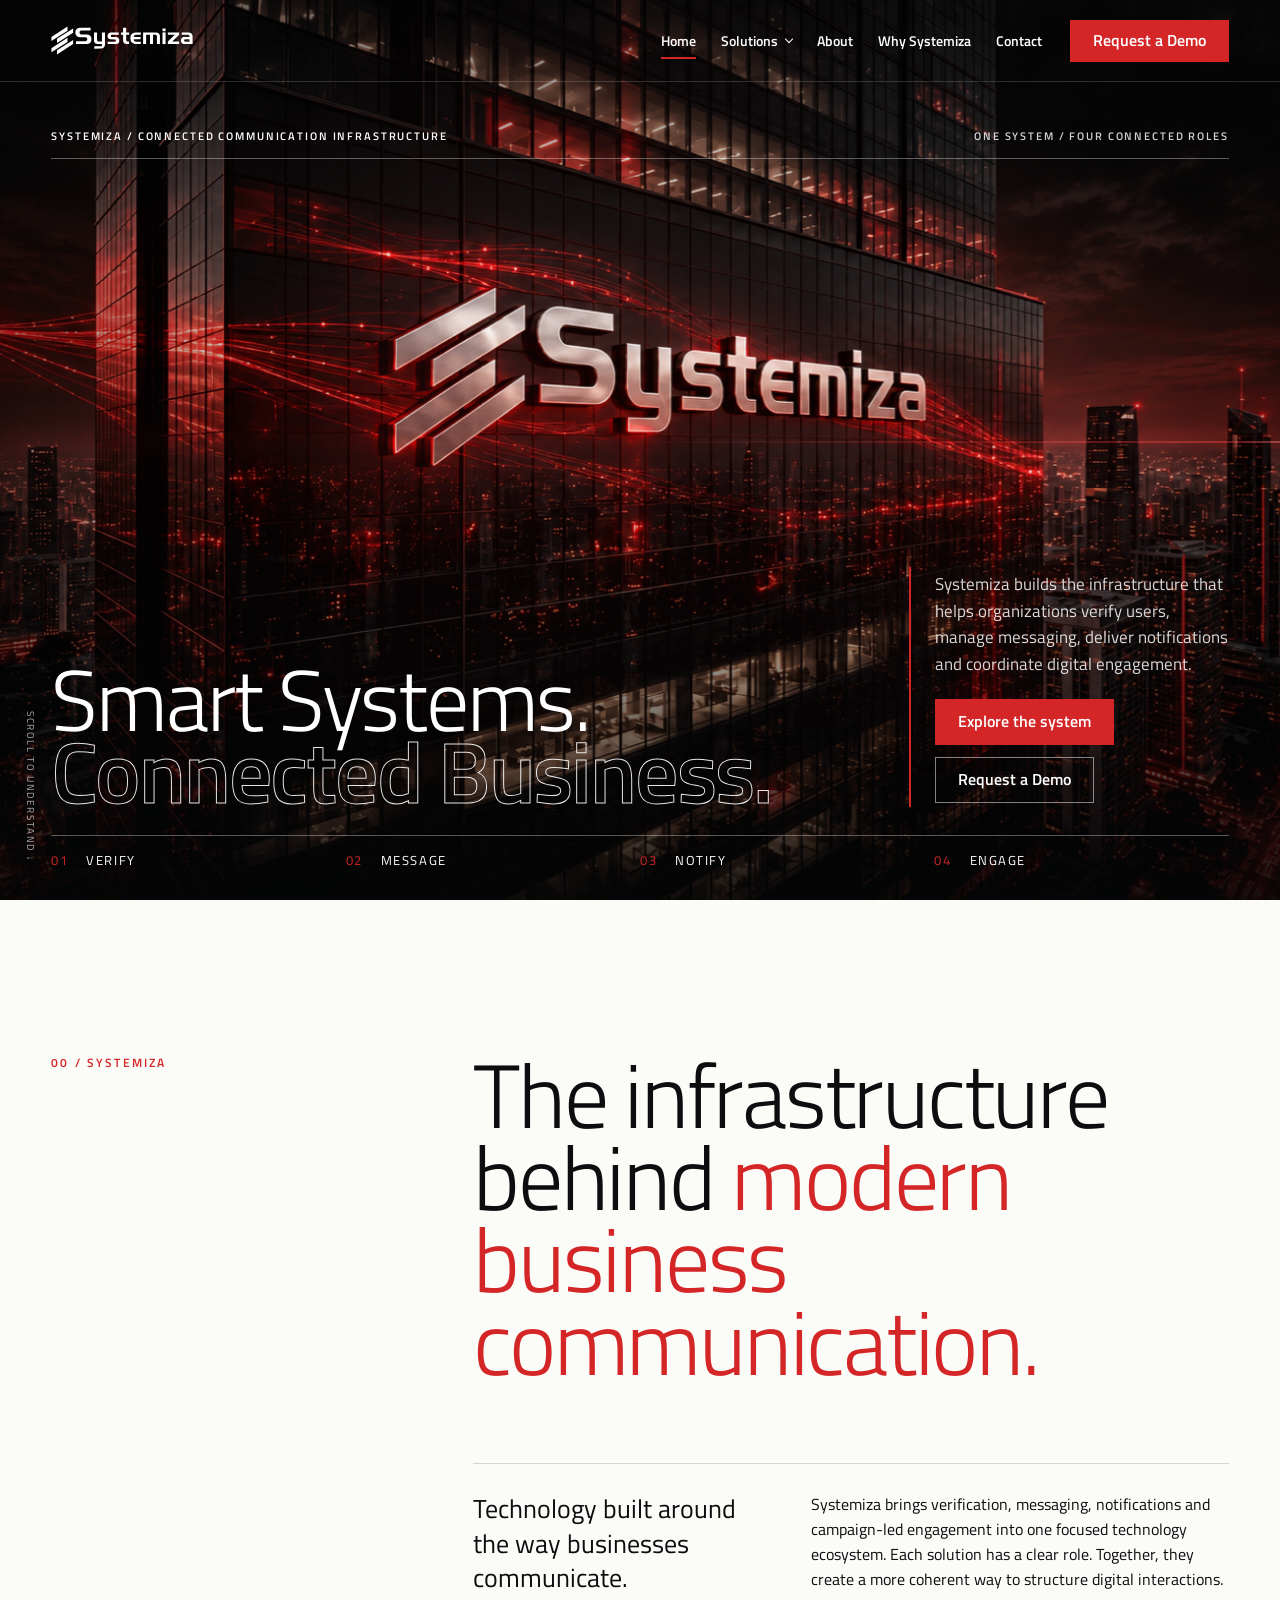
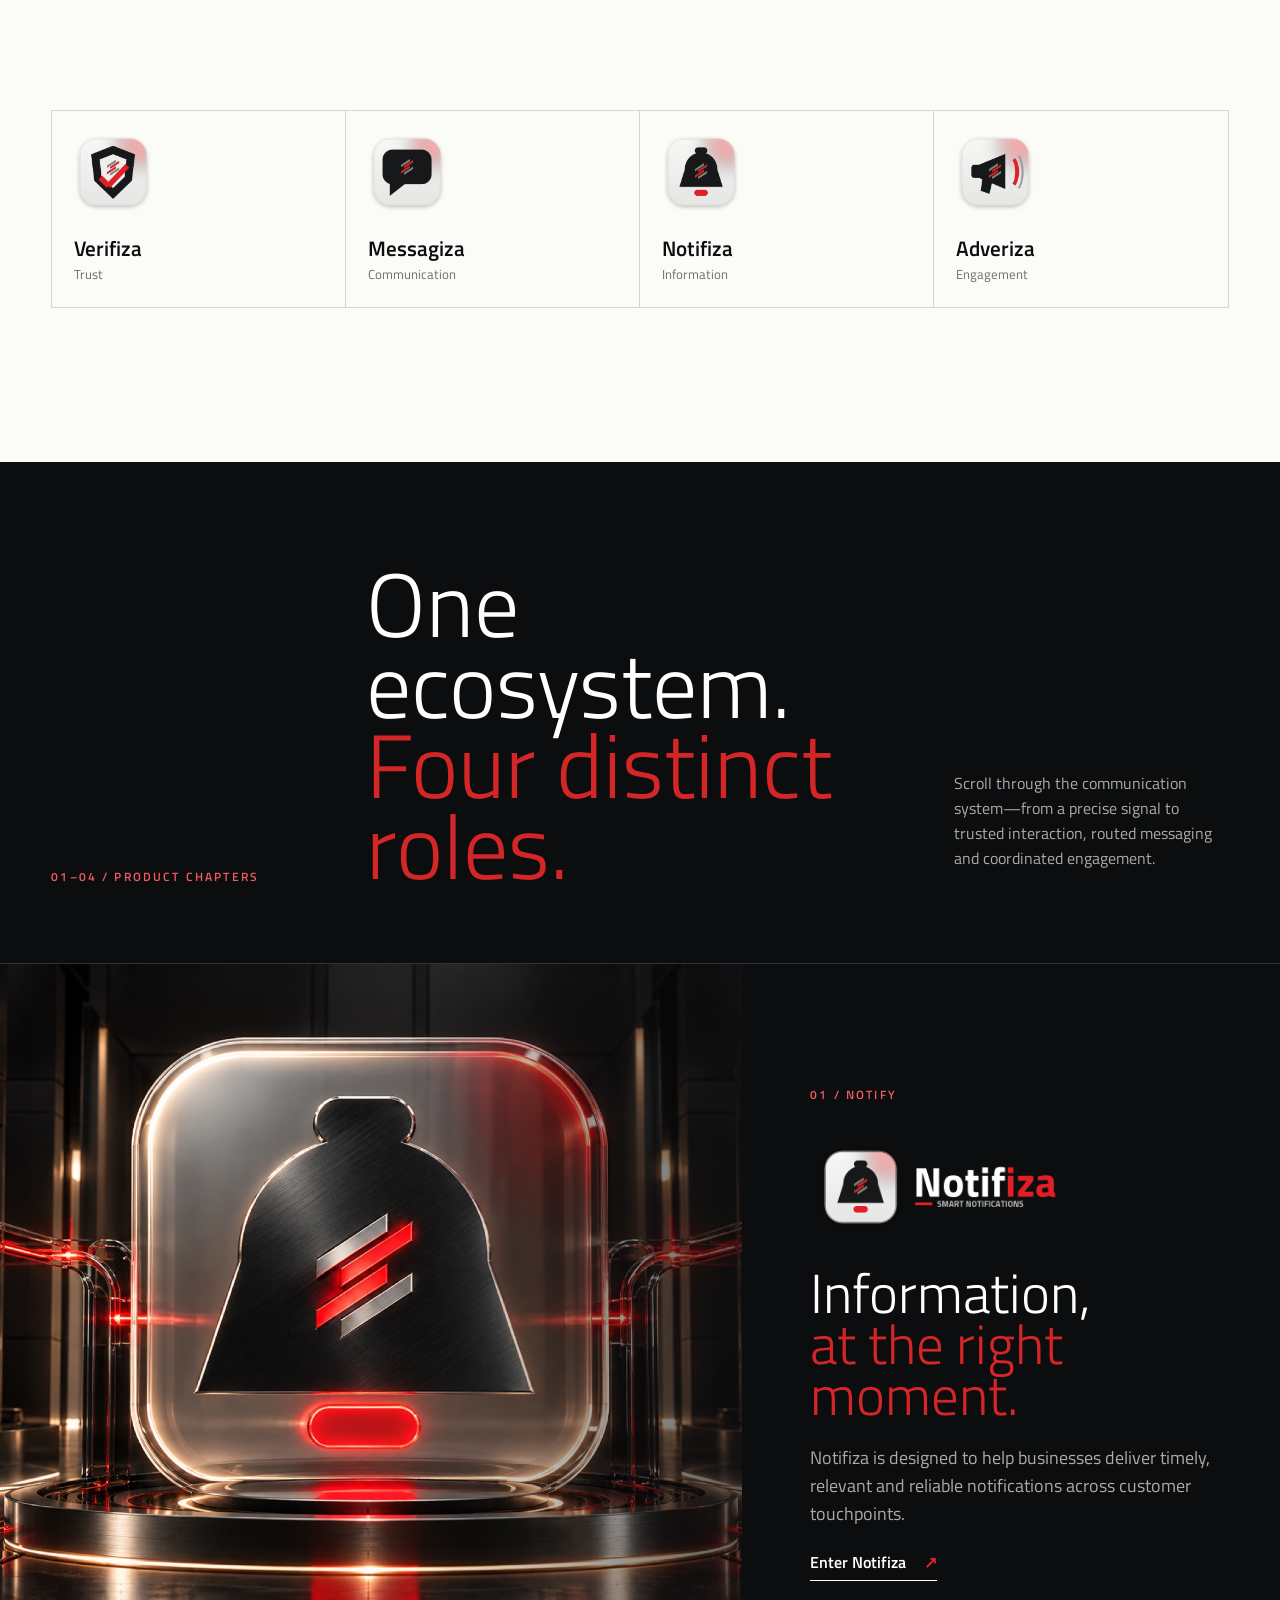
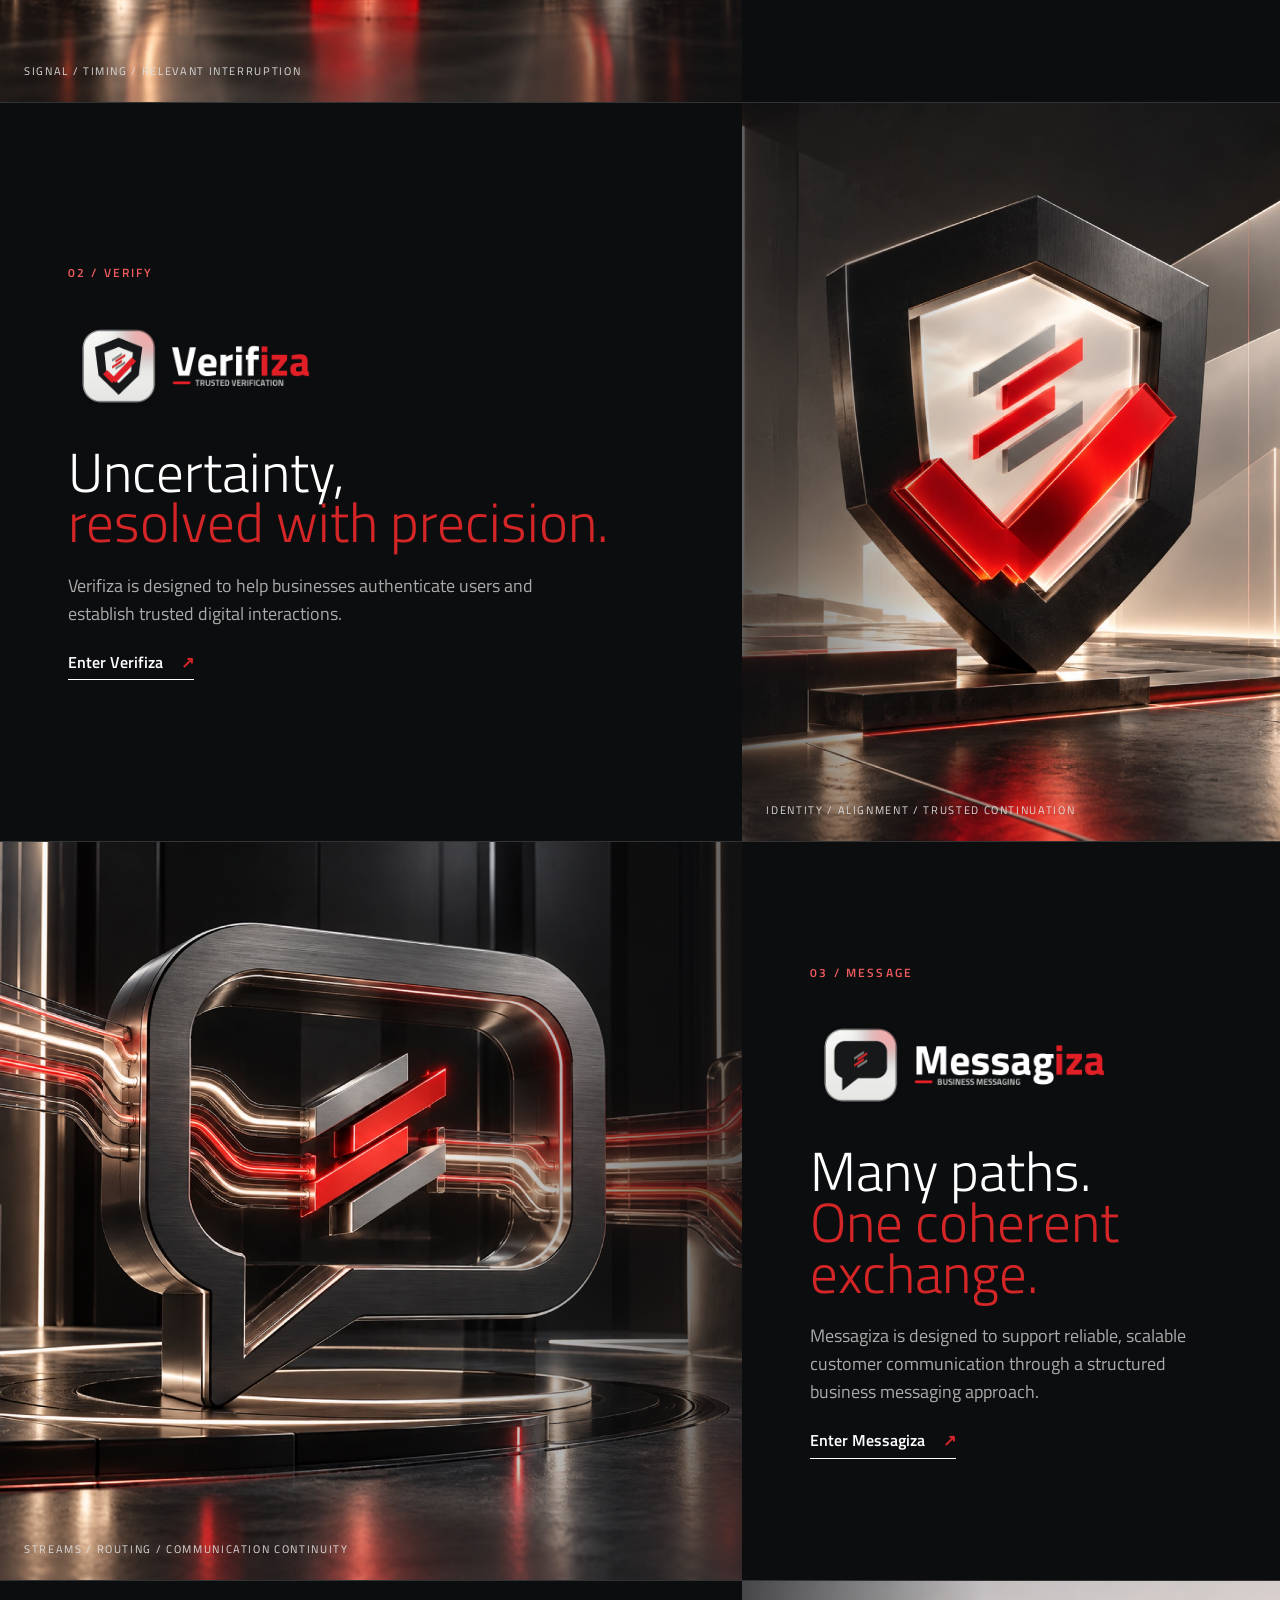
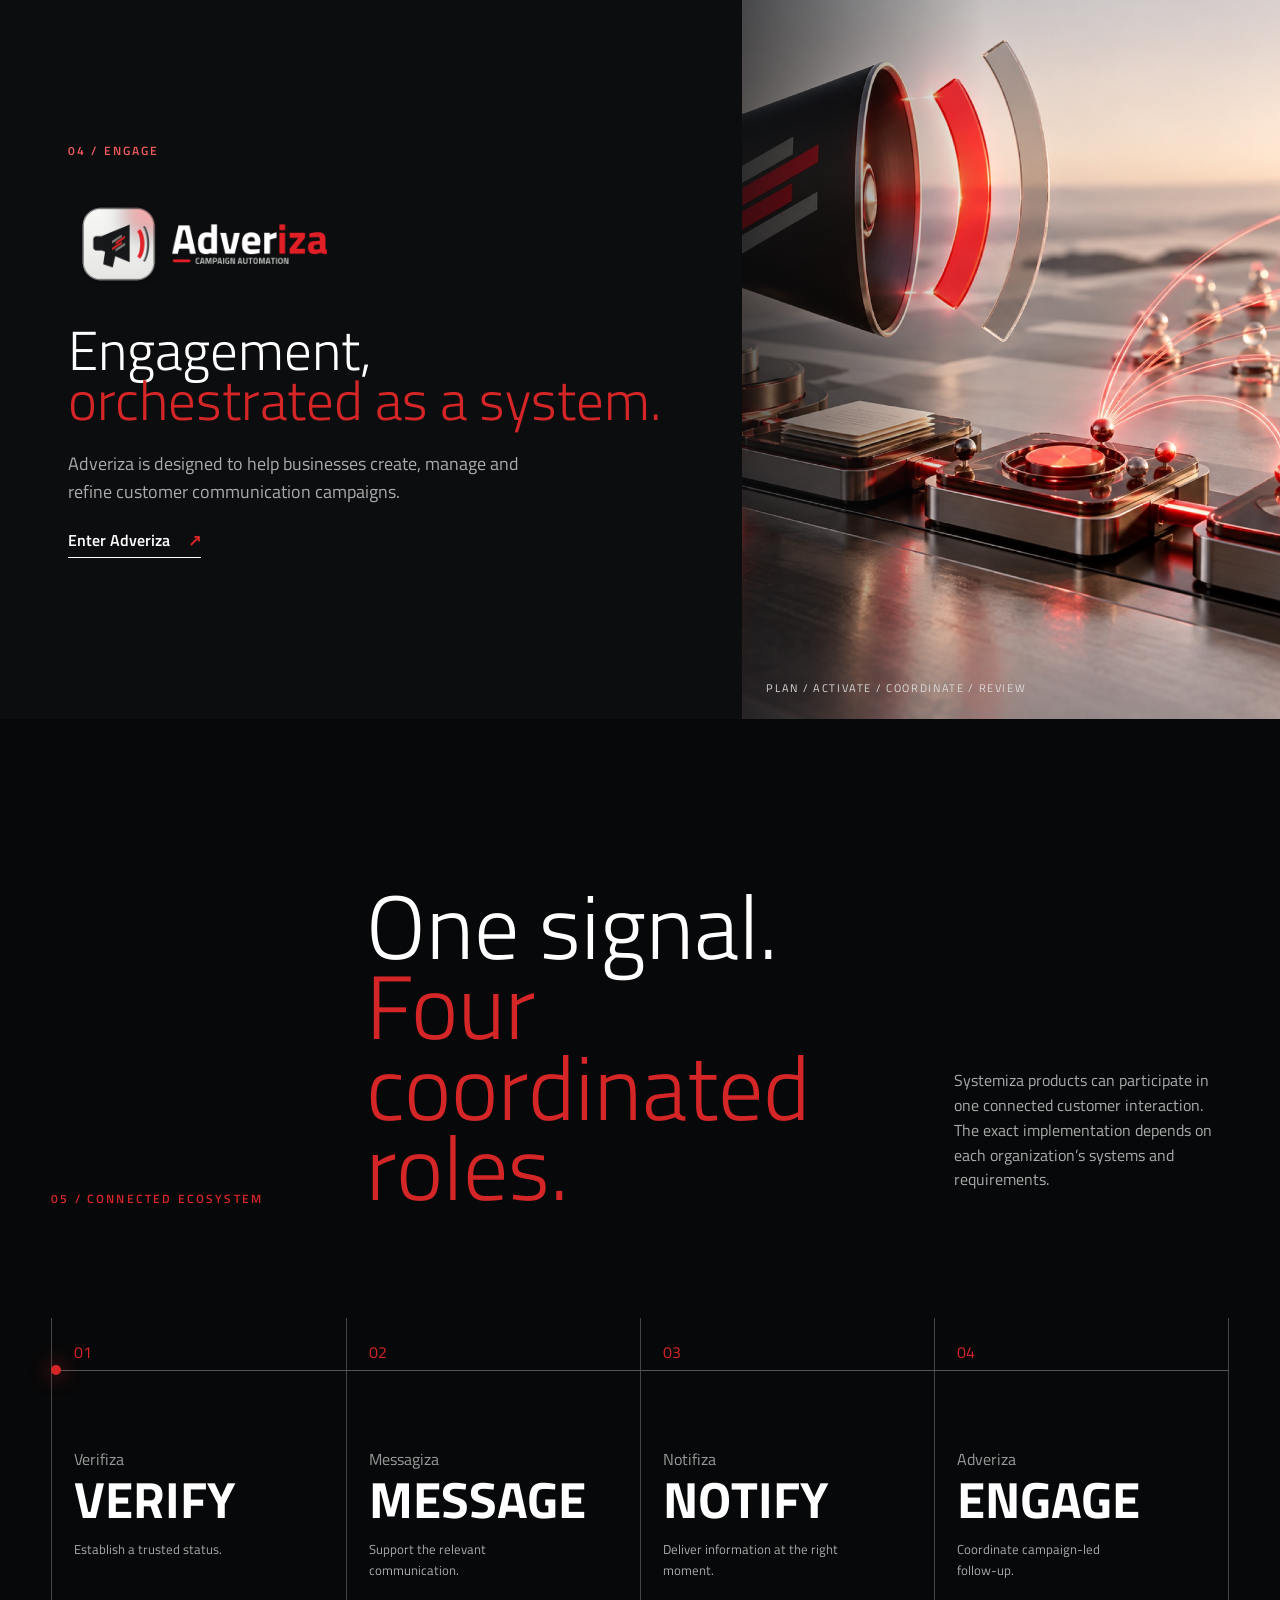
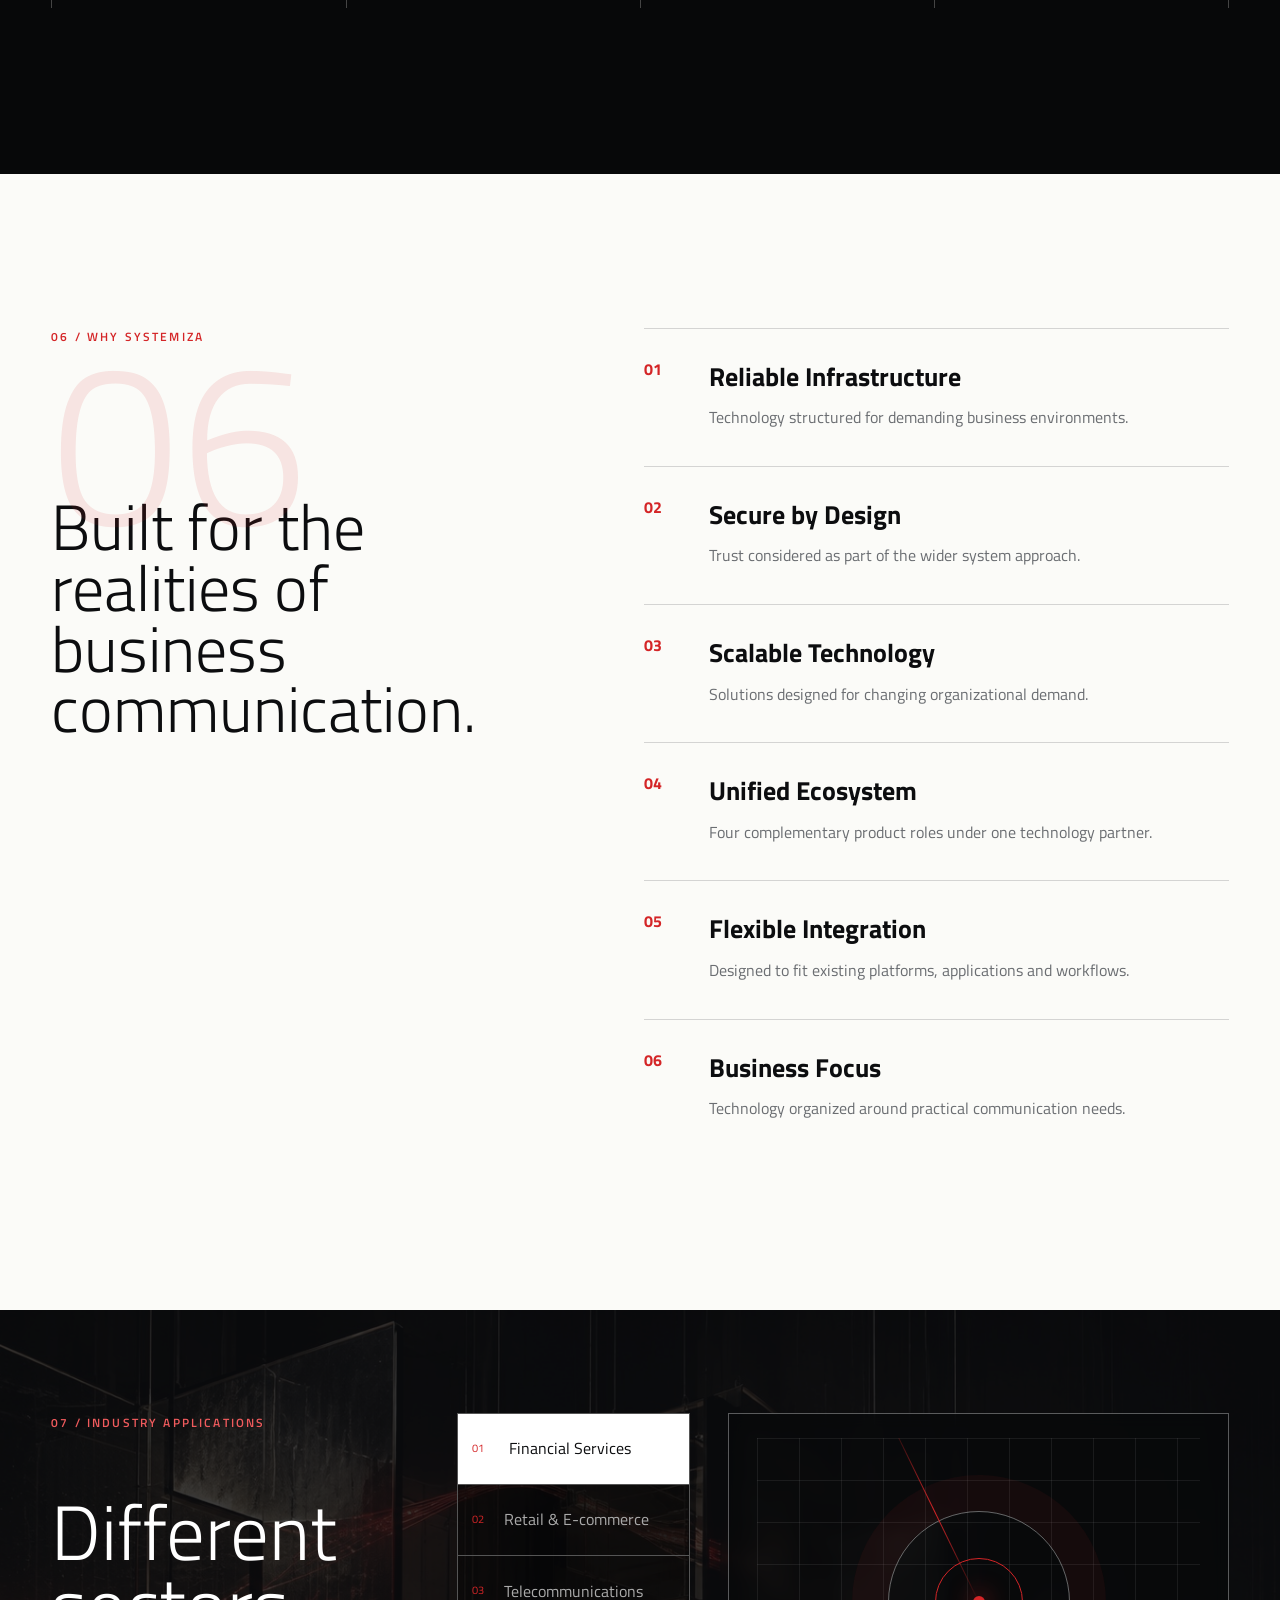
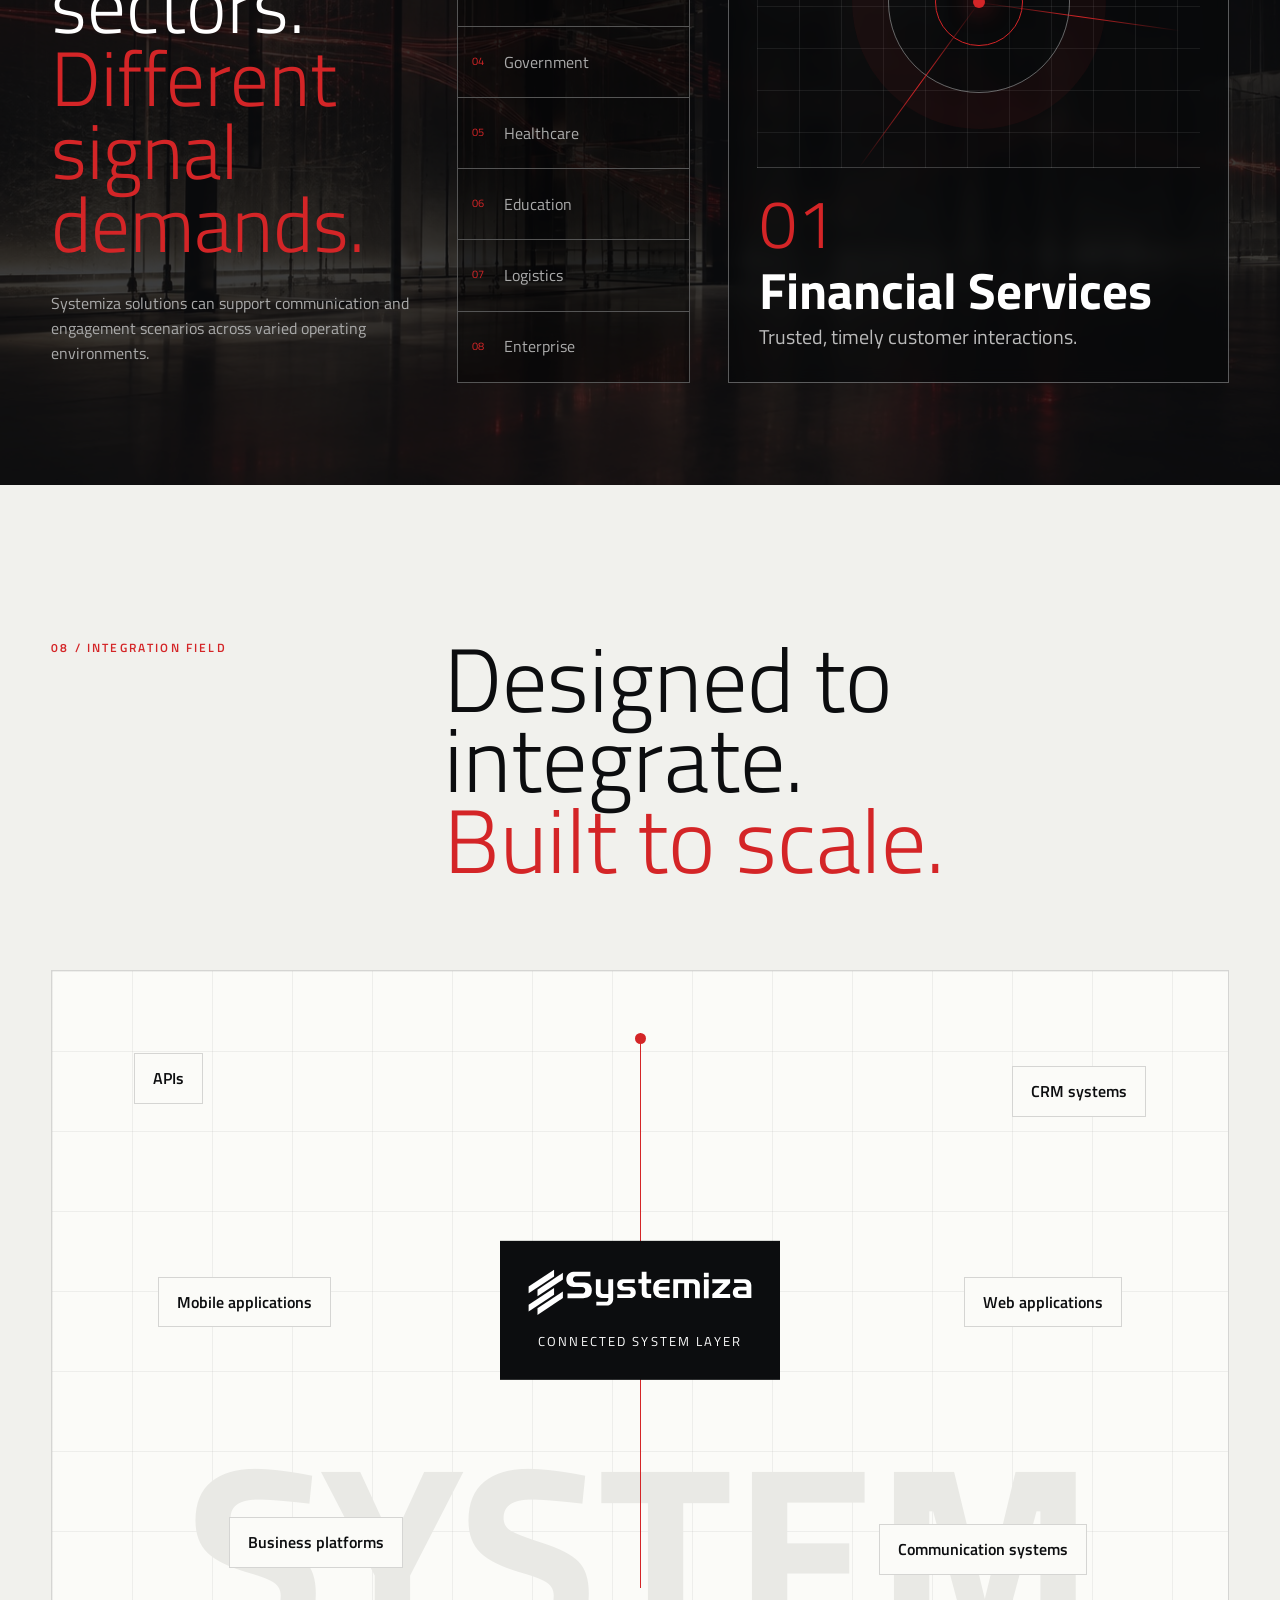
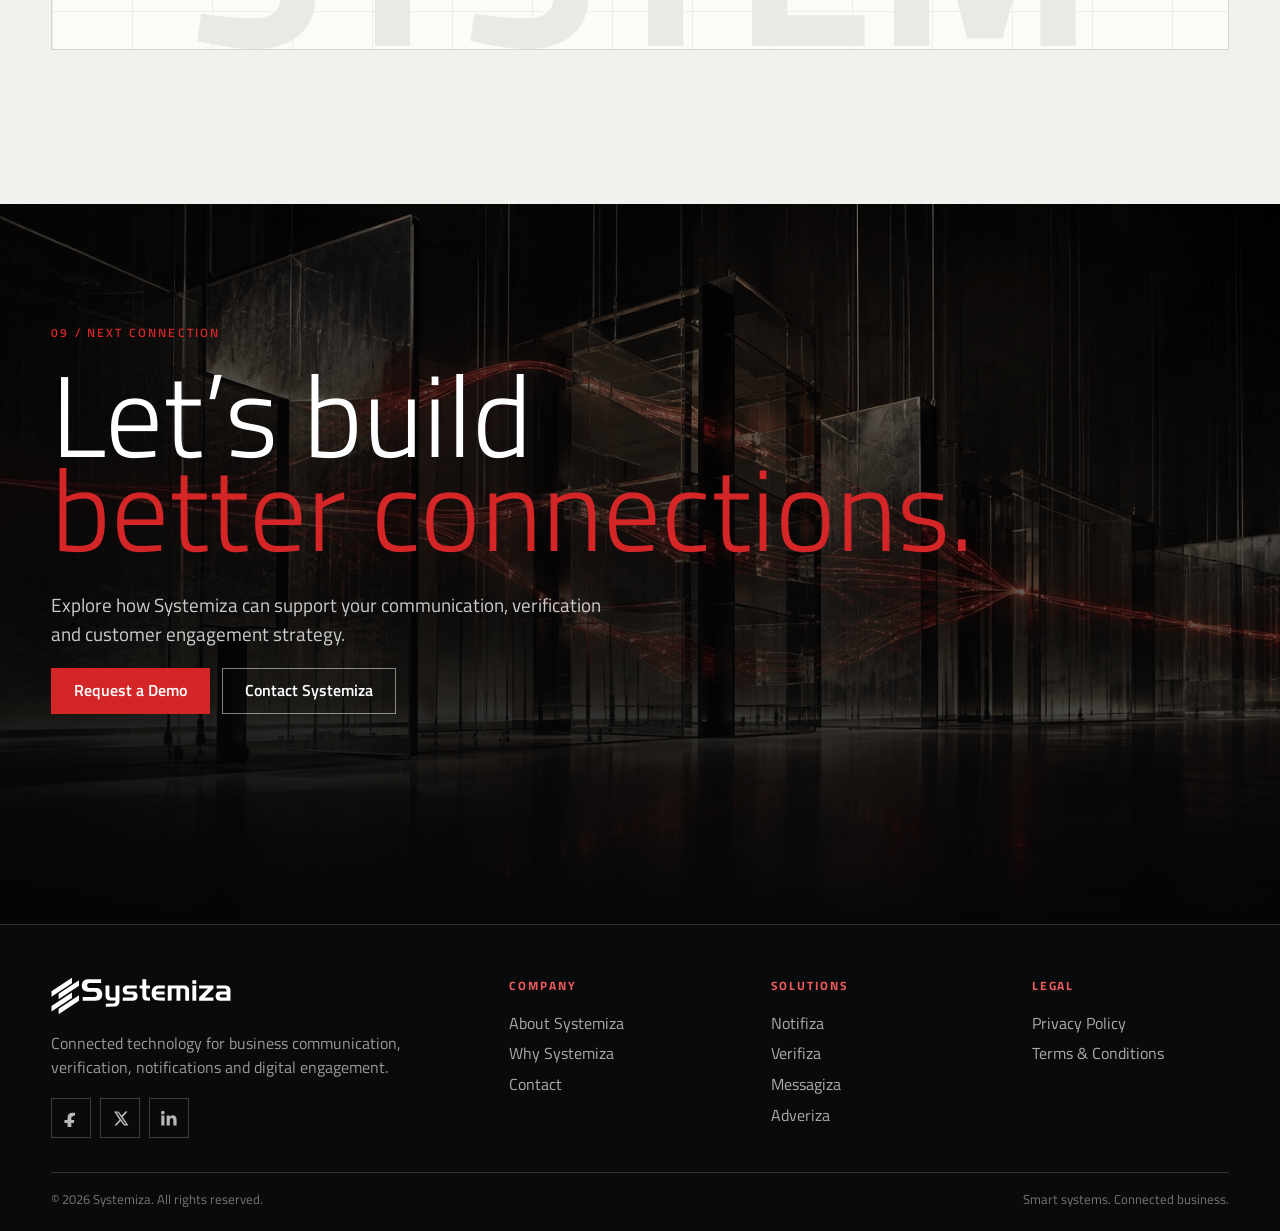
<file: index.html>
<!doctype html>
<html lang="en">
<head>
  <meta charset="utf-8">
  <meta name="viewport" content="width=device-width,initial-scale=1">
  <title>Systemiza | Smart Business Communication Solutions</title>
  <meta name="description" content="Systemiza builds connected technology for business messaging, notifications, verification and campaign automation.">
  <meta property="og:title" content="Systemiza | Smart Systems. Connected Business.">
  <meta property="og:description" content="Connected business communication technology from Systemiza.">
  <meta property="og:type" content="website">
  <meta property="og:image" content="assets/systemiza-building-red-black.png">
  <meta name="twitter:card" content="summary_large_image">
  <link rel="icon" href="assets/favicon.svg" type="image/svg+xml">
  <link rel="preconnect" href="https://fonts.googleapis.com">
  <link rel="preconnect" href="https://fonts.gstatic.com" crossorigin>
  <link href="https://fonts.googleapis.com/css2?family=Titillium+Web:wght@300;400;600;700&display=swap" rel="stylesheet">
  <link rel="preload" as="image" href="assets/systemiza-building-red-black.png" type="image/png" fetchpriority="high">
  <link rel="stylesheet" href="styles.css?v=23"><link rel="stylesheet" href="concept-b-extra.css?v=23"><link rel="stylesheet" href="concept-b-fixes.css?v=23"><link rel="stylesheet" href="hero-building.css?v=23"><link rel="stylesheet" href="polish.css?v=23"><link rel="stylesheet" href="homepage-final.css?v=23">
</head>
<body class="b-page b-home" data-page="home">
<main id="main">
  <section class="b-hero b-hero--building" aria-labelledby="hero-title">
    <div class="b-hero__media">
      <img src="assets/systemiza-building-red-black.png" width="1672" height="941" alt="Systemiza logo mounted on a glass tower above a dark city, connected by red illuminated network lines" fetchpriority="high">
      <div class="b-hero__veil"></div>
      <div class="b-signal-line b-signal-line--hero"></div>
    </div>
    <div class="b-shell b-hero__content">
      <div class="b-hero__topline">
        <p class="b-kicker">Systemiza / Connected communication infrastructure</p>
        <p aria-hidden="true">One system / Four connected roles</p>
      </div>
      <h1 id="hero-title"><span>Smart Systems.</span><strong>Connected Business.</strong></h1>
      <div class="b-hero__lower">
        <p>Systemiza builds the infrastructure that helps organizations verify users, manage messaging, deliver notifications and coordinate digital engagement.</p>
        <div class="b-actions">
          <a class="b-button b-button--signal" href="#products">Explore the system</a>
          <a class="b-button b-button--ghost" href="contact.html?type=demo">Request a Demo</a>
        </div>
      </div>
      <ol class="b-hero__roles" aria-label="Systemiza ecosystem roles">
        <li><span>01</span>Verify</li>
        <li><span>02</span>Message</li>
        <li><span>03</span>Notify</li>
        <li><span>04</span>Engage</li>
      </ol>
    </div>
    <a class="b-scroll-cue" href="#position">Scroll to understand <span aria-hidden="true">↓</span></a>
  </section>

  <section class="b-declaration" id="position">
    <div class="b-shell b-declaration__grid">
      <p class="b-index">00 / SYSTEMIZA</p>
      <h2>The infrastructure behind <em>modern business communication.</em></h2>
      <div class="b-declaration__copy">
        <p class="b-lead">Technology built around the way businesses communicate.</p>
        <p>Systemiza brings verification, messaging, notifications and campaign-led engagement into one focused technology ecosystem. Each solution has a clear role. Together, they create a more coherent way to structure digital interactions.</p>
      </div>
      <div class="b-role-score" aria-label="Explore four connected Systemiza products">
        <a href="solutions/verifiza/"><span class="b-role-score__icon"><img src="assets/product-icons/verifiza.png" width="1024" height="1024" alt=""></span><i>Verifiza</i><small>Trust</small><b aria-hidden="true">↗</b></a>
        <a href="solutions/messagiza/"><span class="b-role-score__icon"><img src="assets/product-icons/messagiza.png" width="1024" height="1024" alt=""></span><i>Messagiza</i><small>Communication</small><b aria-hidden="true">↗</b></a>
        <a href="solutions/notifiza/"><span class="b-role-score__icon"><img src="assets/product-icons/notifiza.png" width="1024" height="1024" alt=""></span><i>Notifiza</i><small>Information</small><b aria-hidden="true">↗</b></a>
        <a href="solutions/adveriza/"><span class="b-role-score__icon"><img src="assets/product-icons/adveriza.png" width="1024" height="1024" alt=""></span><i>Adveriza</i><small>Engagement</small><b aria-hidden="true">↗</b></a>
      </div>
    </div>
  </section>

  <section class="b-products" id="products" aria-labelledby="products-title">
    <header class="b-products__intro b-shell">
      <p class="b-index">01–04 / PRODUCT CHAPTERS</p>
      <h2 id="products-title">One ecosystem.<br><span>Four distinct roles.</span></h2>
      <p>Scroll through the communication system—from a precise signal to trusted interaction, routed messaging and coordinated engagement.</p>
    </header>

    <article class="b-chapter b-chapter--notifiza" id="notifiza">
      <div class="b-chapter__frame">
        <figure class="b-chapter__media">
          <img src="assets/visuals-c/notifiza-icon-scene.jpg" width="1800" height="1350" alt="A sculptural Notifiza bell connected to illuminated red notification signals" loading="lazy">
          <figcaption>Signal / timing / relevant interruption</figcaption>
        </figure>
        <div class="b-chapter__copy">
          <p class="b-index">01 / NOTIFY</p>
          <div class="b-product-mark"><img src="assets/product-lockups/notifiza-dark.png" width="1500" height="500" alt="Notifiza — Smart Notifications"></div>
          <h3>Information,<br><em>at the right moment.</em></h3>
          <p>Notifiza is designed to help businesses deliver timely, relevant and reliable notifications across customer touchpoints.</p>
          <a class="b-text-link" href="solutions/notifiza/">Enter Notifiza <span>↗</span></a>
        </div>
      </div>
    </article>

    <article class="b-chapter b-chapter--verifiza" id="verifiza">
      <div class="b-chapter__frame">
        <figure class="b-chapter__media">
          <img src="assets/visuals-c/verifiza-icon-scene.jpg" width="1800" height="1350" alt="A dimensional Verifiza shield and red verification mark within a precision-built environment" loading="lazy">
          <figcaption>Identity / alignment / trusted continuation</figcaption>
        </figure>
        <div class="b-chapter__copy">
          <p class="b-index">02 / VERIFY</p>
          <div class="b-product-mark"><img src="assets/product-lockups/verifiza-dark.png" width="1500" height="500" alt="Verifiza — Trusted Verification"></div>
          <h3>Uncertainty,<br><em>resolved with precision.</em></h3>
          <p>Verifiza is designed to help businesses authenticate users and establish trusted digital interactions.</p>
          <a class="b-text-link" href="solutions/verifiza/">Enter Verifiza <span>↗</span></a>
        </div>
      </div>
    </article>

    <article class="b-chapter b-chapter--messagiza" id="messagiza">
      <div class="b-chapter__frame">
        <figure class="b-chapter__media">
          <img src="assets/visuals-c/messagiza-icon-scene.jpg" width="1800" height="1350" alt="A sculptural Messagiza conversation symbol routing red and warm-white communication streams" loading="lazy">
          <figcaption>Streams / routing / communication continuity</figcaption>
        </figure>
        <div class="b-chapter__copy">
          <p class="b-index">03 / MESSAGE</p>
          <div class="b-product-mark"><img src="assets/product-lockups/messagiza-dark.png" width="1500" height="500" alt="Messagiza — Business Messaging"></div>
          <h3>Many paths.<br><em>One coherent exchange.</em></h3>
          <p>Messagiza is designed to support reliable, scalable customer communication through a structured business messaging approach.</p>
          <a class="b-text-link" href="solutions/messagiza/">Enter Messagiza <span>↗</span></a>
        </div>
      </div>
    </article>

    <article class="b-chapter b-chapter--adveriza" id="adveriza">
      <div class="b-chapter__frame">
        <figure class="b-chapter__media">
          <img src="assets/visuals-c/adveriza-icon-scene.jpg" width="1800" height="1350" alt="A sculptural Adveriza megaphone distributing controlled red campaign signals across an audience field" loading="lazy">
          <figcaption>Plan / activate / coordinate / review</figcaption>
        </figure>
        <div class="b-chapter__copy">
          <p class="b-index">04 / ENGAGE</p>
          <div class="b-product-mark"><img src="assets/product-lockups/adveriza-dark.png" width="1500" height="500" alt="Adveriza — Campaign Automation"></div>
          <h3>Engagement,<br><em>orchestrated as a system.</em></h3>
          <p>Adveriza is designed to help businesses create, manage and refine customer communication campaigns.</p>
          <a class="b-text-link" href="solutions/adveriza/">Enter Adveriza <span>↗</span></a>
        </div>
      </div>
    </article>
  </section>

  <section class="b-ecosystem" id="ecosystem" aria-labelledby="ecosystem-title">
    <div class="b-shell">
      <header class="b-ecosystem__heading">
        <p class="b-index">05 / CONNECTED ECOSYSTEM</p>
        <h2 id="ecosystem-title">One signal.<br><em>Four coordinated roles.</em></h2>
        <p>Systemiza products can participate in one connected customer interaction. The exact implementation depends on each organization’s systems and requirements.</p>
      </header>
      <div class="b-ecosystem__score" role="img" aria-label="A Systemiza signal travels through Verify, Message, Notify and Engage">
        <div class="b-score-line" aria-hidden="true"><i></i></div>
        <article><span>01</span><p>Verifiza</p><h3>VERIFY</h3><small>Establish a trusted status.</small></article>
        <article><span>02</span><p>Messagiza</p><h3>MESSAGE</h3><small>Support the relevant communication.</small></article>
        <article><span>03</span><p>Notifiza</p><h3>NOTIFY</h3><small>Deliver information at the right moment.</small></article>
        <article><span>04</span><p>Adveriza</p><h3>ENGAGE</h3><small>Coordinate campaign-led follow-up.</small></article>
      </div>
    </div>
  </section>

  <section class="b-foundation" id="why" aria-labelledby="foundation-title">
    <div class="b-shell b-foundation__grid">
      <div class="b-foundation__title">
        <p class="b-index">06 / WHY SYSTEMIZA</p>
        <span aria-hidden="true">06</span>
        <h2 id="foundation-title">Built for the realities of business communication.</h2>
      </div>
      <div class="b-foundation__ledger">
        <article><b>01</b><h3>Reliable Infrastructure</h3><p>Technology structured for demanding business environments.</p></article>
        <article><b>02</b><h3>Secure by Design</h3><p>Trust considered as part of the wider system approach.</p></article>
        <article><b>03</b><h3>Scalable Technology</h3><p>Solutions designed for changing organizational demand.</p></article>
        <article><b>04</b><h3>Unified Ecosystem</h3><p>Four complementary product roles under one technology partner.</p></article>
        <article><b>05</b><h3>Flexible Integration</h3><p>Designed to fit existing platforms, applications and workflows.</p></article>
        <article><b>06</b><h3>Business Focus</h3><p>Technology organized around practical communication needs.</p></article>
      </div>
    </div>
  </section>

  <section class="b-industries" aria-labelledby="industries-title">
    <div class="b-industries__backdrop" aria-hidden="true"><img src="assets/visuals-b/systemiza-signal-field-b.jpg" width="1920" height="819" alt=""></div>
    <div class="b-shell b-industries__layout">
      <header>
        <p class="b-index">07 / INDUSTRY APPLICATIONS</p>
        <h2 id="industries-title">Different sectors.<br><em>Different signal demands.</em></h2>
        <p>Systemiza solutions can support communication and engagement scenarios across varied operating environments.</p>
      </header>
      <div class="b-industry-stage" id="industry-panel" data-sector="financial" role="tabpanel" aria-live="polite">
        <div class="b-industry-stage__visual" aria-hidden="true"><span></span><i></i><i></i><i></i></div>
        <span class="b-industry-stage__number">01</span>
        <h3 class="b-industry-stage__name">Financial Services</h3>
        <p class="b-industry-stage__copy">Trusted, timely customer interactions.</p>
      </div>
      <div class="b-industry-index" role="tablist" aria-label="Industries Systemiza can serve">
        <button class="is-active" type="button" aria-controls="industry-panel" data-sector="financial" data-number="01" data-name="Financial Services" data-copy="Trusted, timely customer interactions."><span>01</span>Financial Services</button>
        <button type="button" aria-controls="industry-panel" data-sector="retail" data-number="02" data-name="Retail &amp; E-commerce" data-copy="Transactional and engagement communication."><span>02</span>Retail &amp; E-commerce</button>
        <button type="button" aria-controls="industry-panel" data-sector="telecom" data-number="03" data-name="Telecommunications" data-copy="High-volume customer touchpoints."><span>03</span>Telecommunications</button>
        <button type="button" aria-controls="industry-panel" data-sector="government" data-number="04" data-name="Government" data-copy="Clear digital information delivery."><span>04</span>Government</button>
        <button type="button" aria-controls="industry-panel" data-sector="healthcare" data-number="05" data-name="Healthcare" data-copy="Reliable communication workflows."><span>05</span>Healthcare</button>
        <button type="button" aria-controls="industry-panel" data-sector="education" data-number="06" data-name="Education" data-copy="Connected institutional communication."><span>06</span>Education</button>
        <button type="button" aria-controls="industry-panel" data-sector="logistics" data-number="07" data-name="Logistics" data-copy="Operational updates across journeys."><span>07</span>Logistics</button>
        <button type="button" aria-controls="industry-panel" data-sector="enterprise" data-number="08" data-name="Enterprise" data-copy="Unified communication processes."><span>08</span>Enterprise</button>
      </div>
    </div>
  </section>

  <section class="b-integration" aria-labelledby="integration-title">
    <div class="b-shell">
      <header class="b-integration__heading">
        <p class="b-index">08 / INTEGRATION FIELD</p>
        <h2 id="integration-title">Designed to integrate.<br><em>Built to scale.</em></h2>
      </header>
      <div class="b-integration__field" role="img" aria-label="Systemiza connects APIs, CRM systems, mobile applications, web applications, business platforms and communication systems">
        <div class="b-integration__word" aria-hidden="true">SYSTEM</div>
        <div class="b-integration__rail" aria-hidden="true"><i></i></div>
        <span class="b-endpoint b-endpoint--1">APIs</span>
        <span class="b-endpoint b-endpoint--2">CRM systems</span>
        <span class="b-endpoint b-endpoint--3">Mobile applications</span>
        <span class="b-endpoint b-endpoint--4">Web applications</span>
        <span class="b-endpoint b-endpoint--5">Business platforms</span>
        <span class="b-endpoint b-endpoint--6">Communication systems</span>
        <div class="b-integration__core"><img src="assets/systemiza-logo.svg" width="1920" height="400" alt="Systemiza"><small>Connected system layer</small></div>
      </div>
    </div>
  </section>

  <section class="b-finale" aria-labelledby="finale-title">
    <div class="b-finale__media" aria-hidden="true"><img src="assets/visuals-b/systemiza-signal-field-b.jpg" width="1920" height="819" alt=""></div>
    <div class="b-shell b-finale__content">
      <p class="b-index">09 / NEXT CONNECTION</p>
      <h2 id="finale-title">Let’s build<br><em>better connections.</em></h2>
      <p>Explore how Systemiza can support your communication, verification and customer engagement strategy.</p>
      <div class="b-actions"><a class="b-button b-button--signal" href="contact.html?type=demo">Request a Demo</a><a class="b-button b-button--ghost" href="contact.html">Contact Systemiza</a></div>
    </div>
  </section>
</main>
<script src="app.js?v=23"></script>
</body>
</html>
</file>
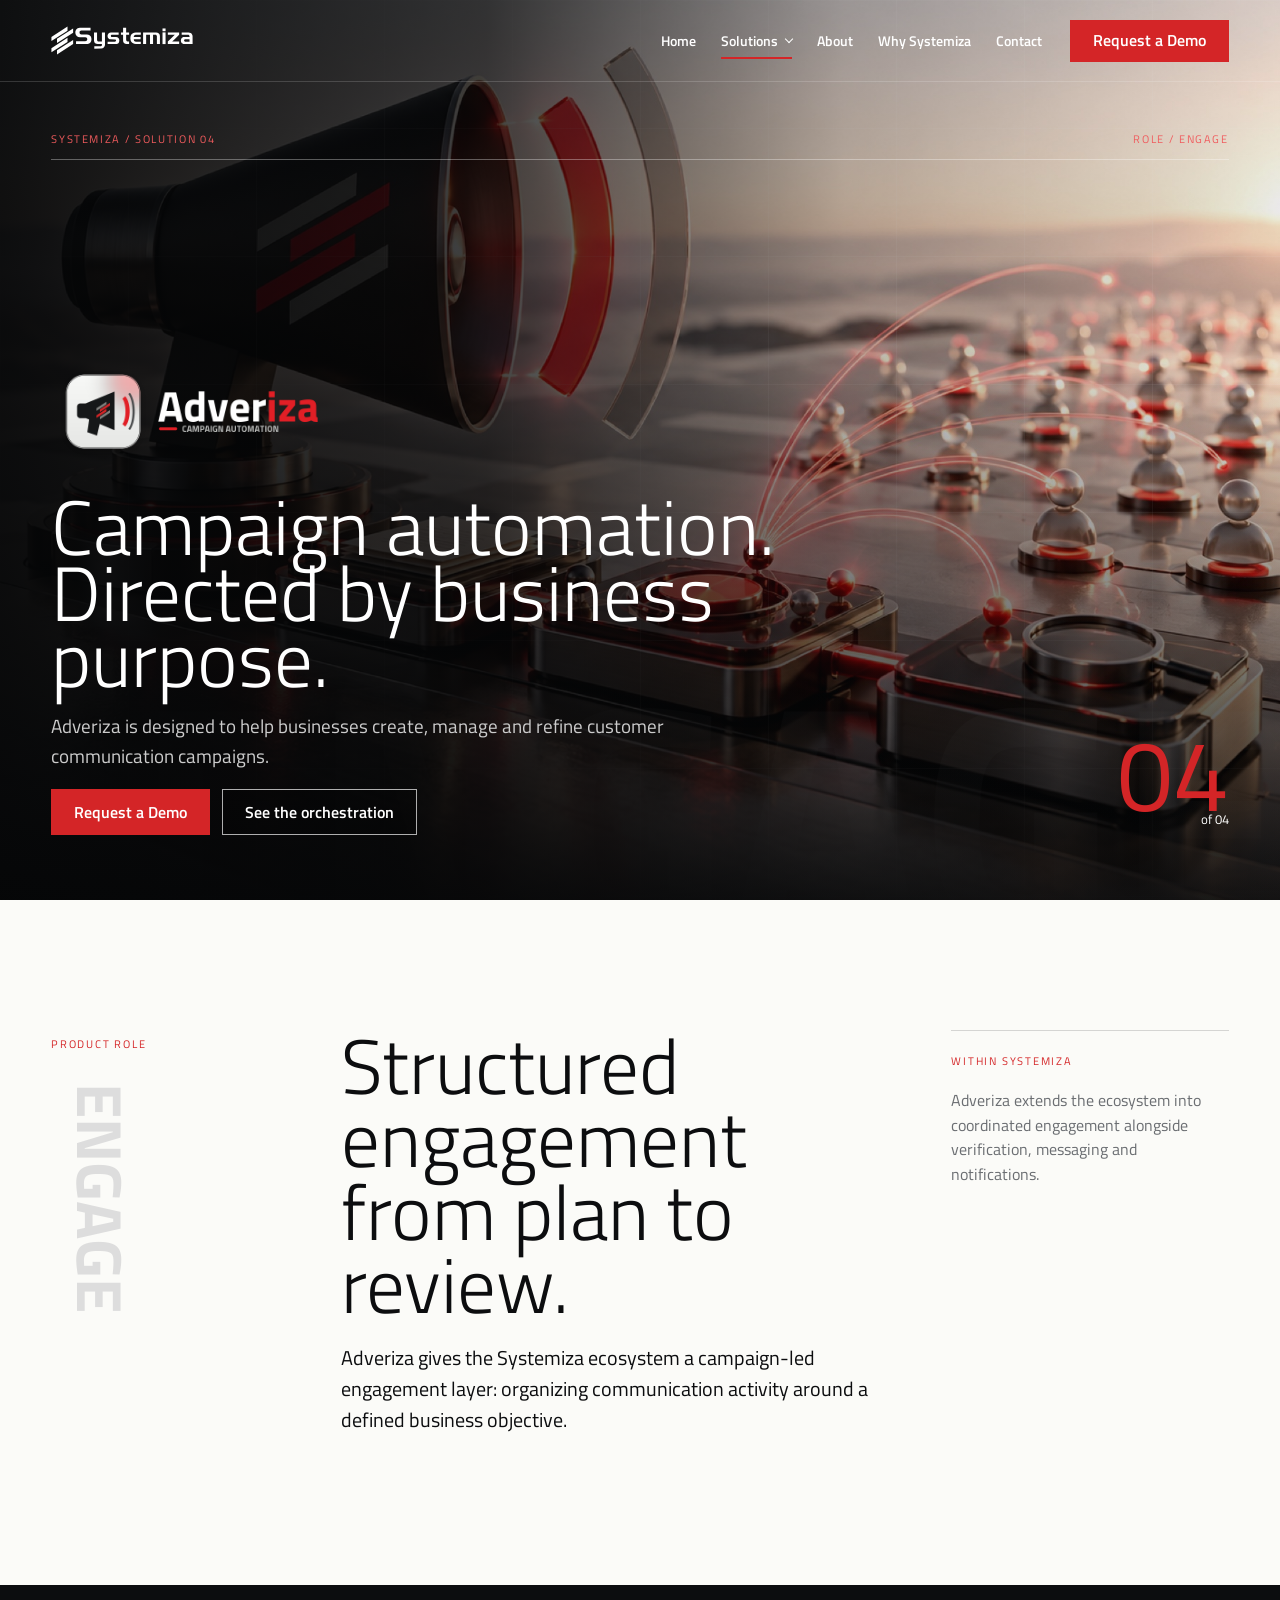
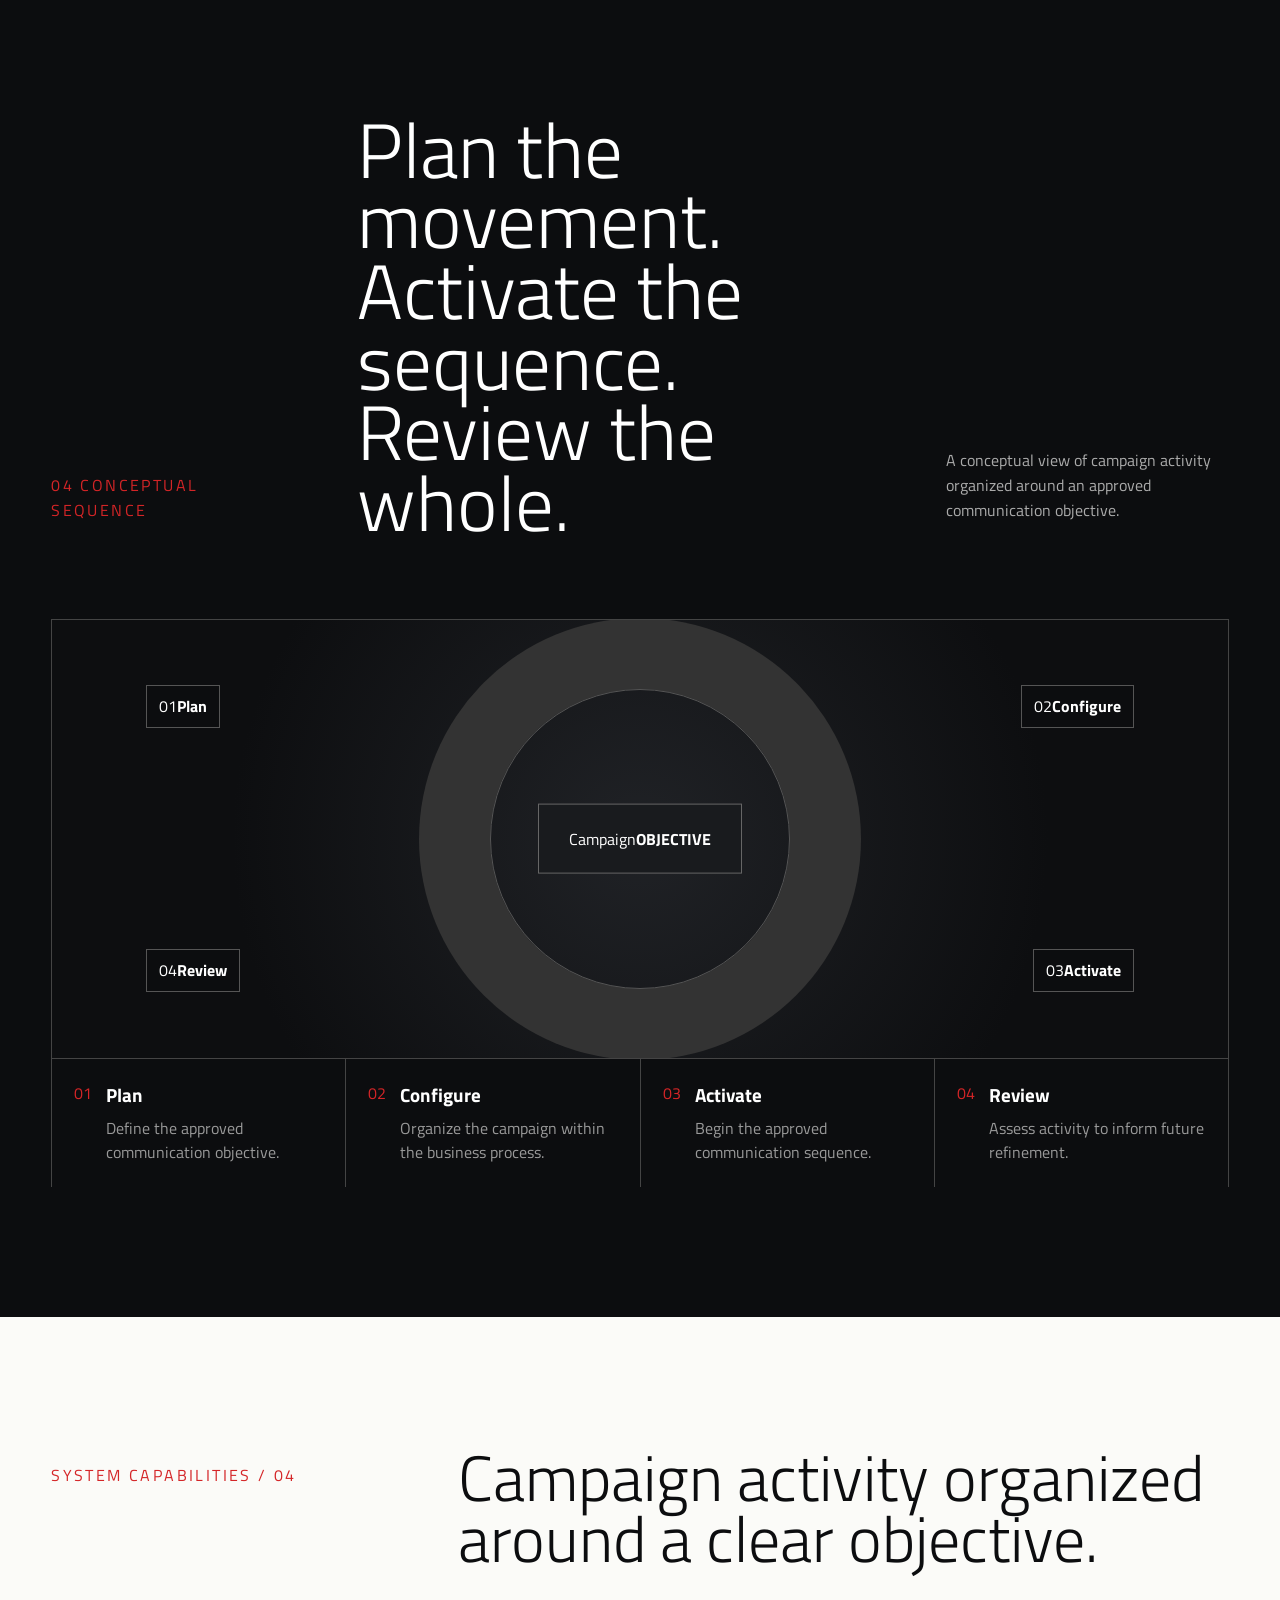
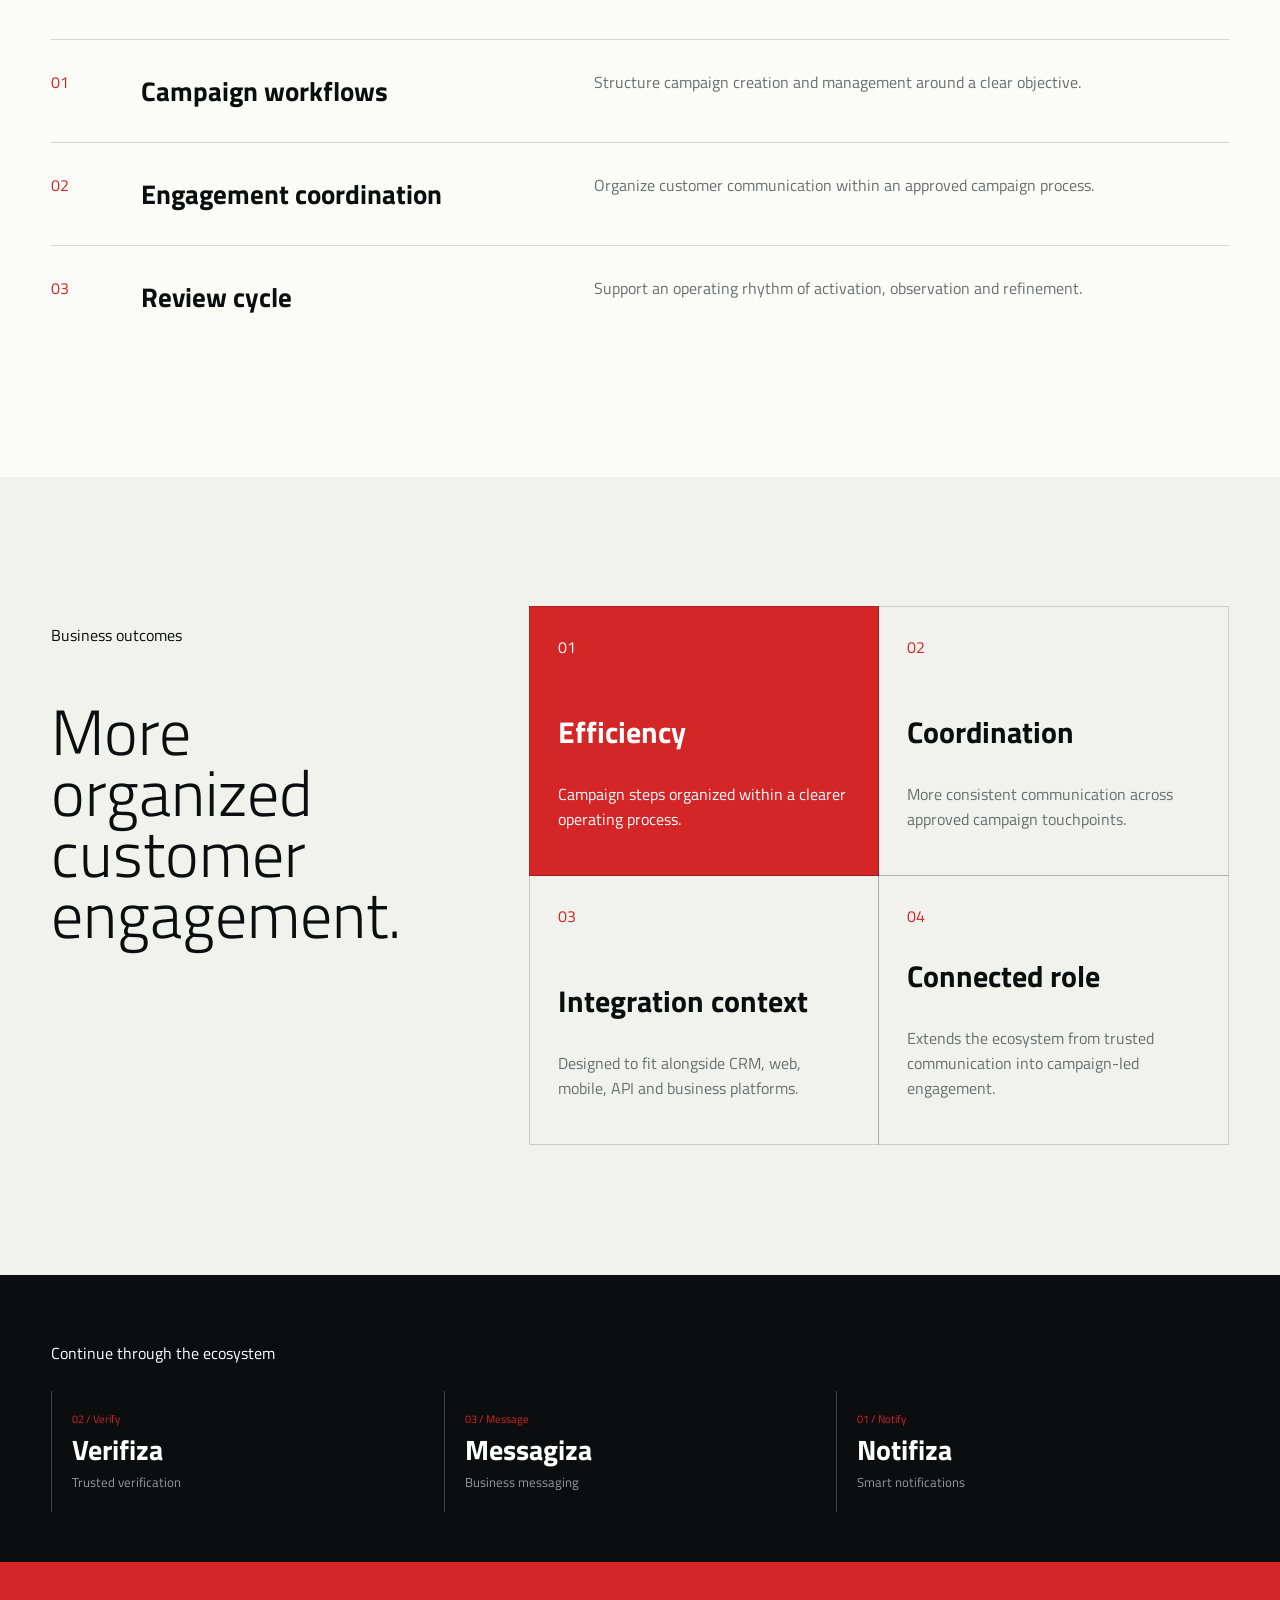
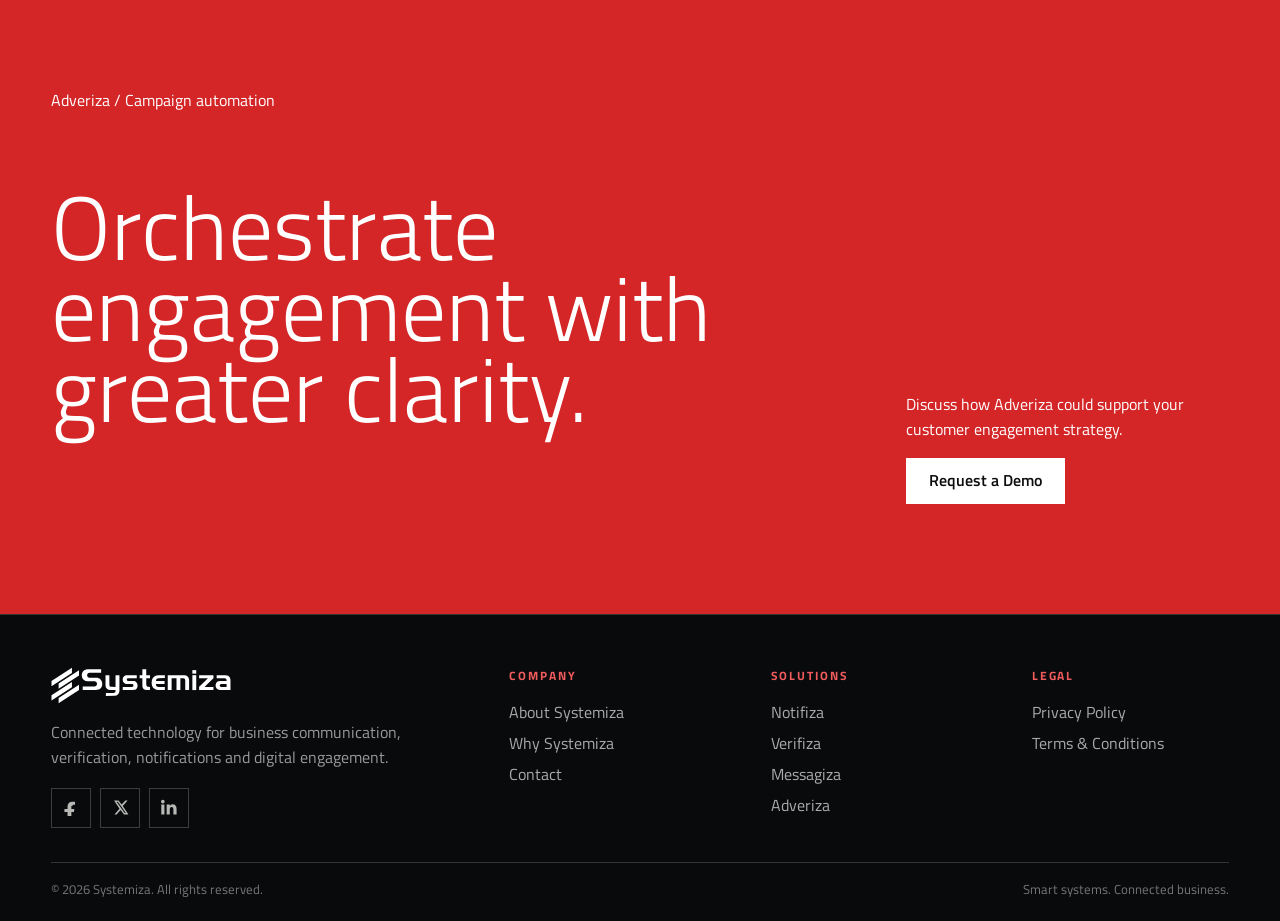
<file: solutions/adveriza/index.html>
<!doctype html>
<html lang="en">
<head>
<meta charset="utf-8">
<meta name="viewport" content="width=device-width,initial-scale=1">
<title>Adveriza | Campaign Automation by Systemiza</title>
<meta name="description" content="Adveriza is Systemiza’s campaign automation solution for customer communication and engagement.">
<meta property="og:title" content="Adveriza | Campaign Automation">
<meta property="og:description" content="A focused campaign automation solution within the Systemiza ecosystem.">
<meta property="og:type" content="website">
<meta property="og:image" content="../../assets/visuals-b/adveriza-concept-b.jpg">
<link rel="icon" href="../../assets/favicon.svg" type="image/svg+xml">
<link rel="preconnect" href="https://fonts.googleapis.com">
<link rel="preconnect" href="https://fonts.gstatic.com" crossorigin>
<link href="https://fonts.googleapis.com/css2?family=Titillium+Web:wght@300;400;600;700&display=swap" rel="stylesheet">
<link rel="stylesheet" href="../../styles.css?v=22"><link rel="stylesheet" href="../../concept-b-extra.css?v=22"><link rel="stylesheet" href="../../concept-b-fixes.css?v=22"><link rel="stylesheet" href="../../polish.css?v=22">
</head>
<body data-page="solution-adveriza">
<main id="main" class="b-product b-product--adveriza" data-product="adveriza">
<section class="b-product-hero" aria-labelledby="adveriza-title">
<div class="b-product-hero__media">
<img src="../../assets/visuals-c/adveriza-icon-scene.jpg" alt="A sculptural Adveriza megaphone distributing controlled red campaign signals across an audience field" width="1800" height="1350" fetchpriority="high">
<div class="b-product-hero__grid" aria-hidden="true"></div>
<div class="b-product-hero__echo" aria-hidden="true">ENGAGE</div>
</div>
<div class="b-shell b-product-hero__frame">
<div class="b-product-hero__topline"><p>Systemiza / Solution 04</p><p>Role / Engage</p></div>
<div class="b-product-hero__copy">
<div class="b-product-hero__brand"><img src="../../assets/product-lockups/adveriza-dark.png" alt="Adveriza — Campaign Automation" width="1500" height="500"></div>
<h1 id="adveriza-title"><span>Campaign automation.</span><span>Directed by business purpose.</span></h1>
<p>Adveriza is designed to help businesses create, manage and refine customer communication campaigns.</p>
<div class="b-action-pair"><a class="b-button b-button--solid" href="../../contact.html?type=demo">Request a Demo</a><a class="b-button b-button--line" href="#sequence">See the orchestration</a></div>
</div>
<div class="b-product-hero__index" aria-hidden="true"><span>04</span><small>of 04</small></div>
</div>
</section>

<section class="b-product-role" aria-labelledby="adveriza-role-title">
<div class="b-shell b-product-role__layout">
<div class="b-product-role__marker"><span>Product role</span><strong>ENGAGE</strong></div>
<div class="b-product-role__statement"><h2 id="adveriza-role-title">Structured engagement<br>from plan to review.</h2><p>Adveriza gives the Systemiza ecosystem a campaign-led engagement layer: organizing communication activity around a defined business objective.</p></div>
<aside class="b-product-role__aside"><span>Within Systemiza</span><p>Adveriza extends the ecosystem into coordinated engagement alongside verification, messaging and notifications.</p></aside>
</div>
</section>

<section class="b-product-sequence b-product-sequence--orchestration" id="sequence" aria-labelledby="adveriza-sequence-title">
<div class="b-shell">
<header class="b-sequence-heading"><p><span>04</span> Conceptual sequence</p><h2 id="adveriza-sequence-title">Plan the movement.<br>Activate the sequence.<br>Review the whole.</h2><p>A conceptual view of campaign activity organized around an approved communication objective.</p></header>
<div class="b-sequence-canvas" role="img" aria-label="A conceptual campaign sequence progressing from planning through configuration and activation to review">
<div class="b-orchestration-core"><span>Campaign</span><strong>OBJECTIVE</strong></div>
<div class="b-orchestration-rings" aria-hidden="true"><i></i><i></i><i></i></div>
<div class="b-orchestration-node b-orchestration-node--plan"><span>01</span><strong>Plan</strong></div>
<div class="b-orchestration-node b-orchestration-node--configure"><span>02</span><strong>Configure</strong></div>
<div class="b-orchestration-node b-orchestration-node--activate"><span>03</span><strong>Activate</strong></div>
<div class="b-orchestration-node b-orchestration-node--review"><span>04</span><strong>Review</strong></div>
</div>
<ol class="b-sequence-steps">
<li class="b-sequence-step"><span>01</span><div><h3>Plan</h3><p>Define the approved communication objective.</p></div></li>
<li class="b-sequence-step"><span>02</span><div><h3>Configure</h3><p>Organize the campaign within the business process.</p></div></li>
<li class="b-sequence-step"><span>03</span><div><h3>Activate</h3><p>Begin the approved communication sequence.</p></div></li>
<li class="b-sequence-step"><span>04</span><div><h3>Review</h3><p>Assess activity to inform future refinement.</p></div></li>
</ol>
</div>
</section>

<section class="b-capability-ledger" aria-labelledby="adveriza-capabilities-title">
<div class="b-shell">
<header class="b-ledger-heading"><p>System capabilities / 04</p><h2 id="adveriza-capabilities-title">Campaign activity organized around a clear objective.</h2></header>
<div class="b-ledger-list">
<article class="b-ledger-row"><span>01</span><h3>Campaign workflows</h3><p>Structure campaign creation and management around a clear objective.</p></article>
<article class="b-ledger-row"><span>02</span><h3>Engagement coordination</h3><p>Organize customer communication within an approved campaign process.</p></article>
<article class="b-ledger-row"><span>03</span><h3>Review cycle</h3><p>Support an operating rhythm of activation, observation and refinement.</p></article>
</div>
</div>
</section>

<section class="b-outcome-stage" aria-labelledby="adveriza-outcomes-title">
<div class="b-shell b-outcome-stage__layout">
<div class="b-outcome-stage__title"><p>Business outcomes</p><h2 id="adveriza-outcomes-title">More organized customer engagement.</h2></div>
<div class="b-outcome-field">
<article class="b-outcome b-outcome--primary"><span>01</span><h3>Efficiency</h3><p>Campaign steps organized within a clearer operating process.</p></article>
<article class="b-outcome"><span>02</span><h3>Coordination</h3><p>More consistent communication across approved campaign touchpoints.</p></article>
<article class="b-outcome"><span>03</span><h3>Integration context</h3><p>Designed to fit alongside CRM, web, mobile, API and business platforms.</p></article>
<article class="b-outcome"><span>04</span><h3>Connected role</h3><p>Extends the ecosystem from trusted communication into campaign-led engagement.</p></article>
</div>
</div>
</section>

<nav class="b-ecosystem-ribbon" aria-label="Related Systemiza products">
<div class="b-shell"><p>Continue through the ecosystem</p><div class="b-ecosystem-ribbon__links">
<a href="../verifiza/"><span>02 / Verify</span><strong>Verifiza</strong><small>Trusted verification</small></a>
<a href="../messagiza/"><span>03 / Message</span><strong>Messagiza</strong><small>Business messaging</small></a>
<a href="../notifiza/"><span>01 / Notify</span><strong>Notifiza</strong><small>Smart notifications</small></a>
</div></div>
</nav>

<section class="b-product-cta" aria-labelledby="adveriza-cta-title">
<div class="b-product-cta__signal" aria-hidden="true"><span></span><span></span><span></span></div>
<div class="b-shell b-product-cta__layout"><div><p>Adveriza / Campaign automation</p><h2 id="adveriza-cta-title">Orchestrate engagement with greater clarity.</h2></div><div><p>Discuss how Adveriza could support your customer engagement strategy.</p><a class="b-button b-button--solid" href="../../contact.html?type=demo">Request a Demo</a></div></div>
</section>
</main>
<script src="../../app.js"></script>
</body>
</html>
</file>
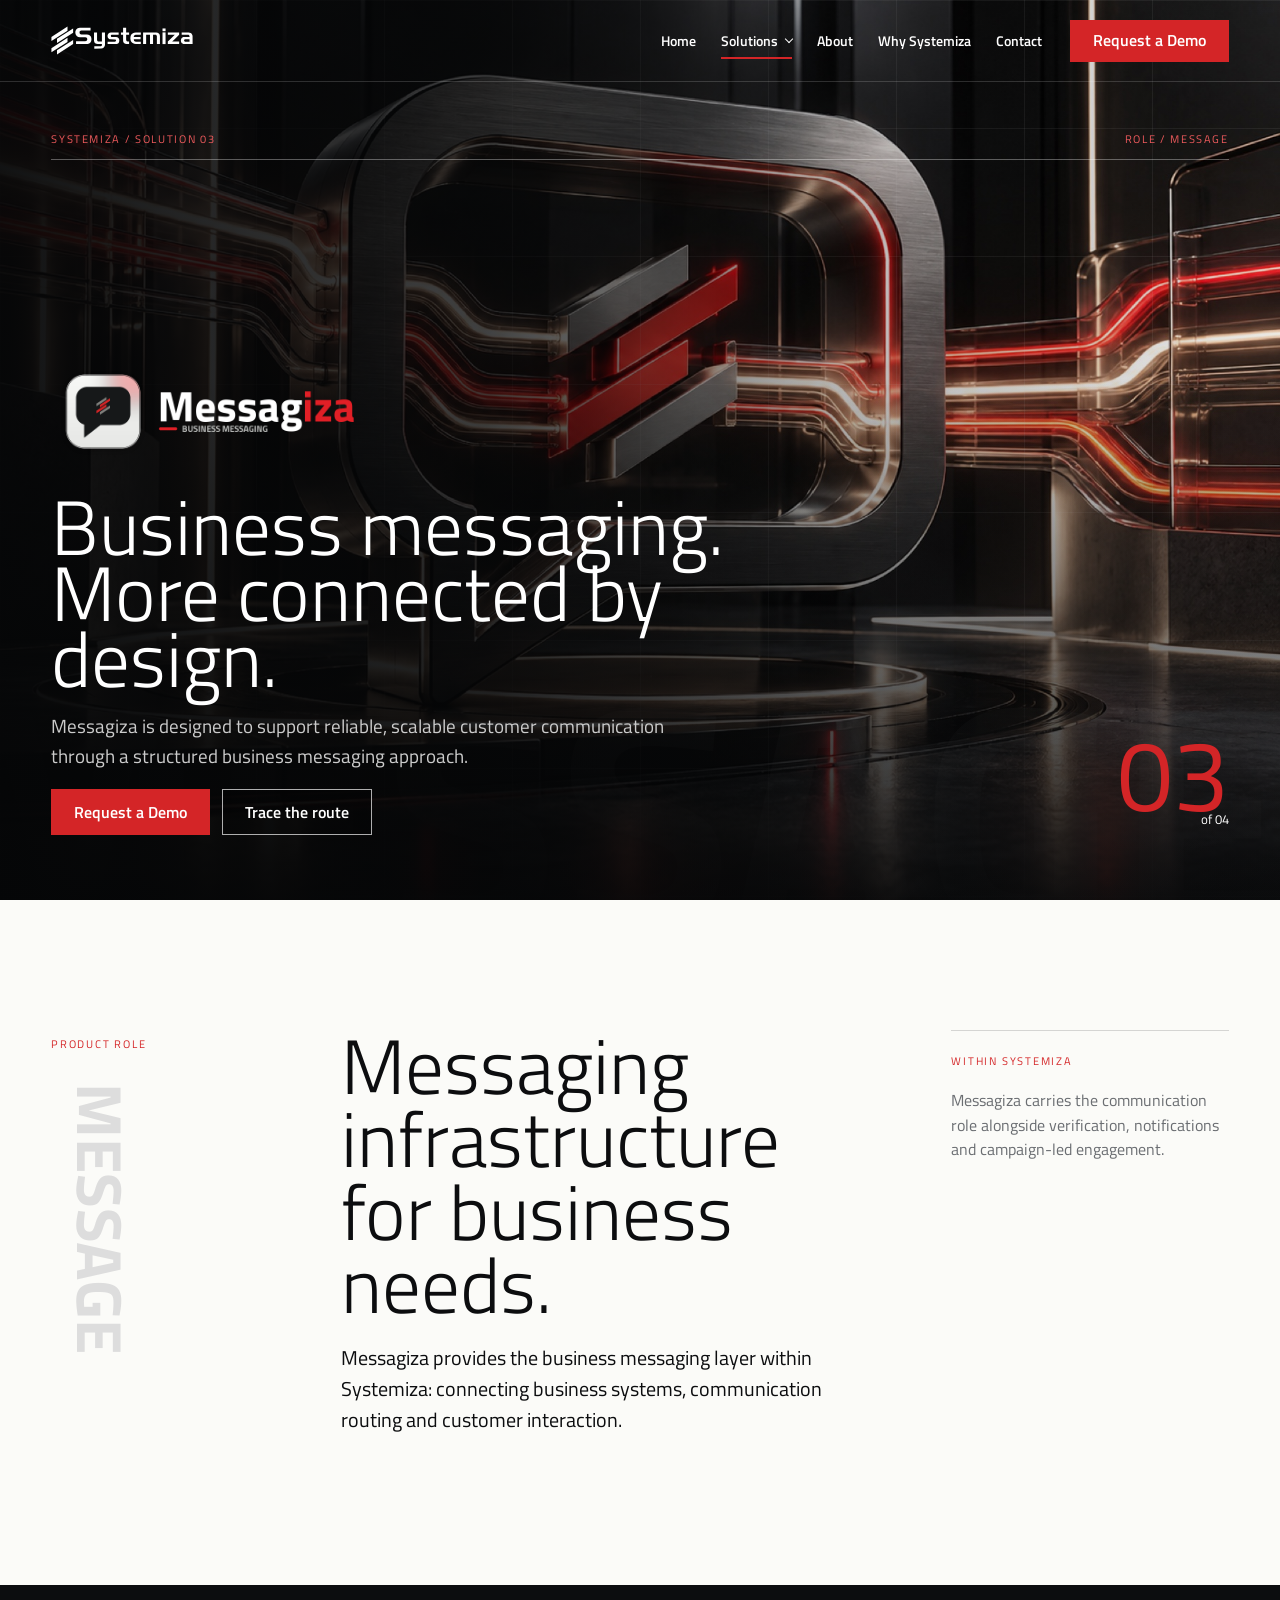
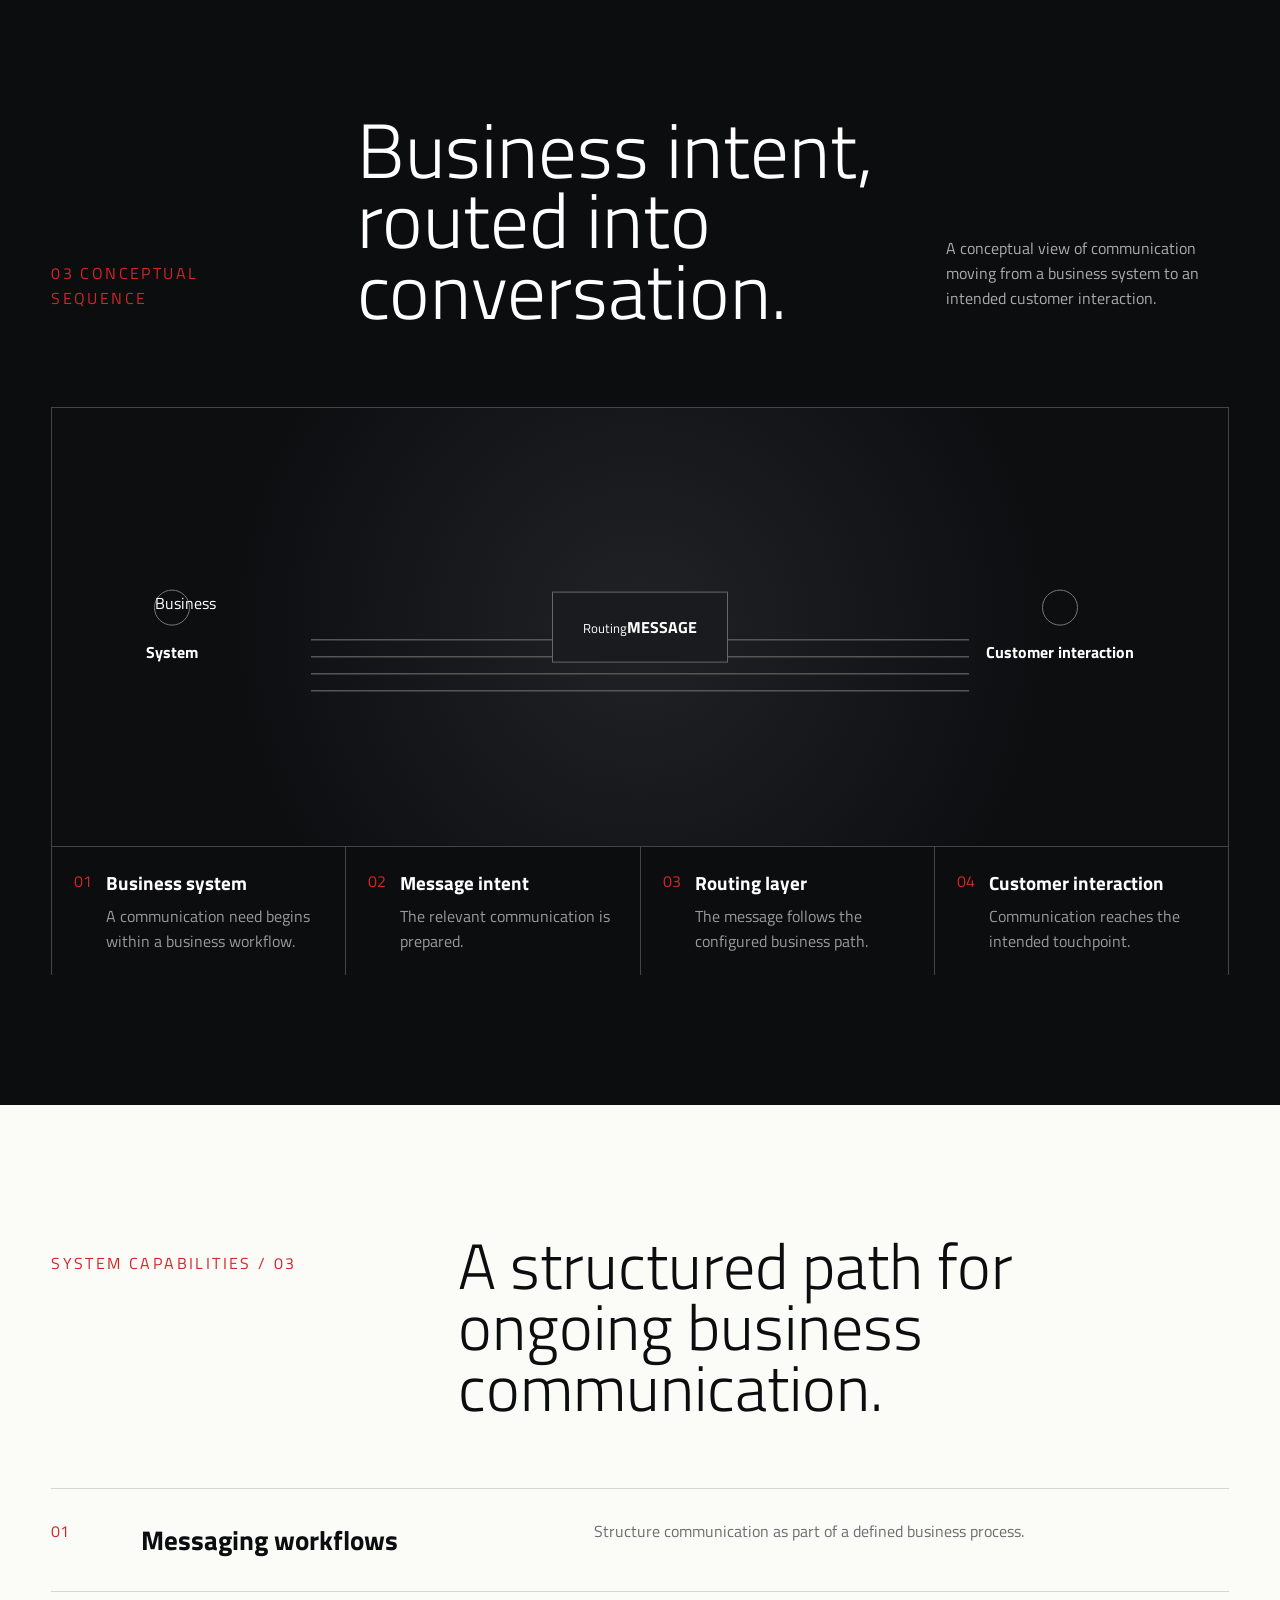
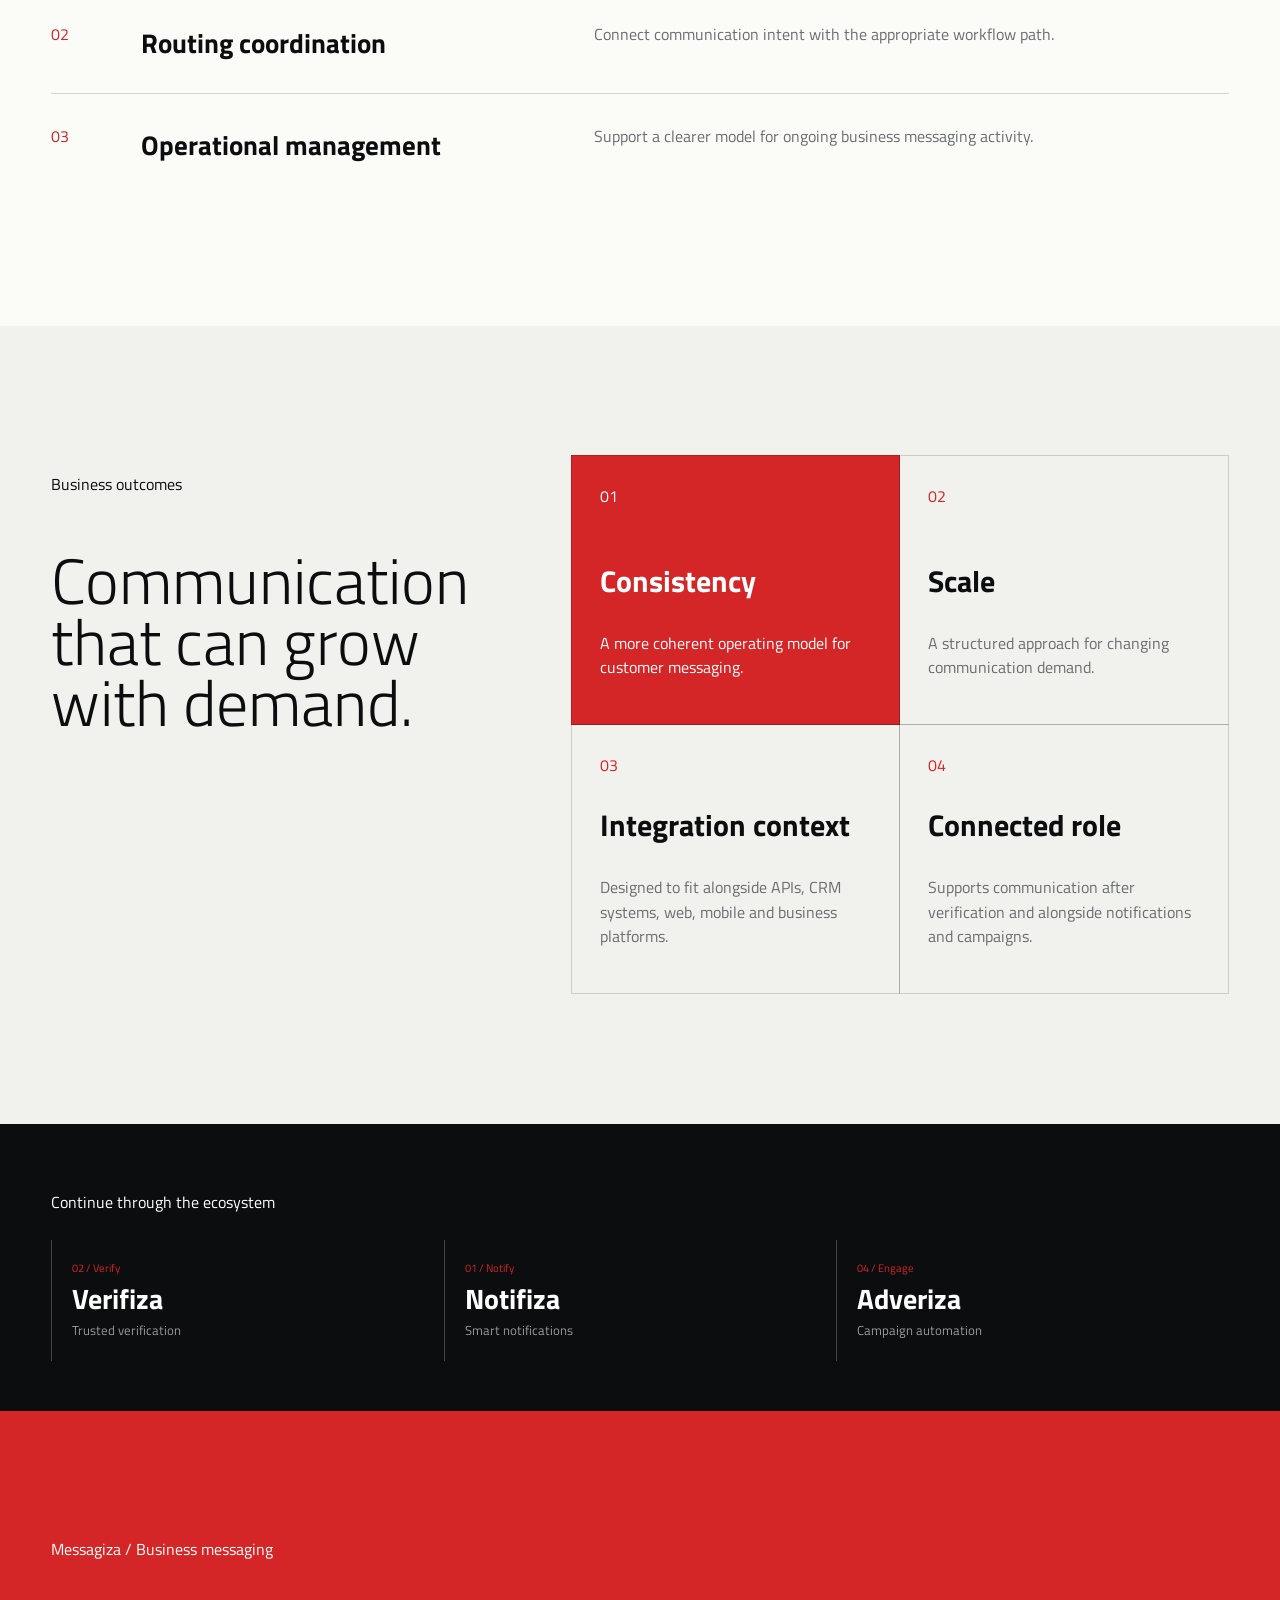
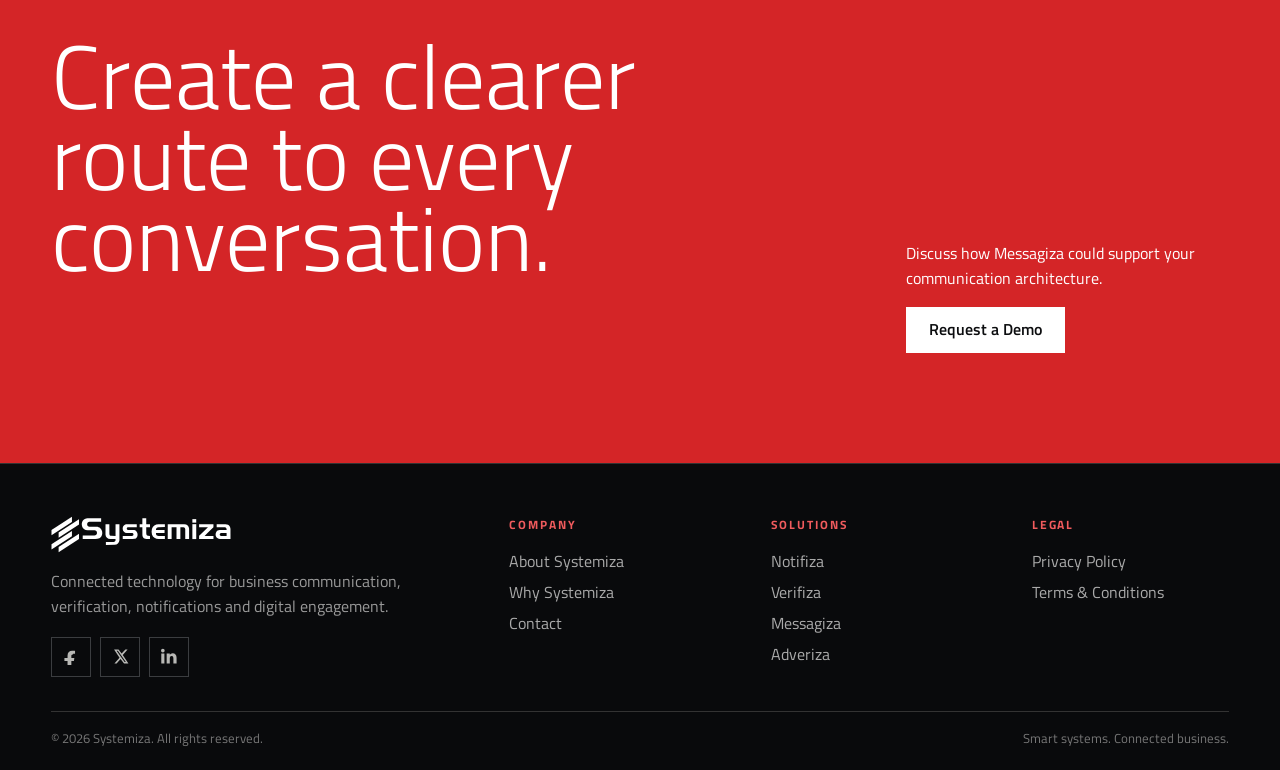
<file: solutions/messagiza/index.html>
<!doctype html>
<html lang="en">
<head>
<meta charset="utf-8">
<meta name="viewport" content="width=device-width,initial-scale=1">
<title>Messagiza | Business Messaging by Systemiza</title>
<meta name="description" content="Messagiza is Systemiza’s business messaging solution for scalable customer communication.">
<meta property="og:title" content="Messagiza | Business Messaging">
<meta property="og:description" content="A focused business messaging solution within the Systemiza ecosystem.">
<meta property="og:type" content="website">
<meta property="og:image" content="../../assets/visuals-b/messagiza-concept-b.jpg">
<link rel="icon" href="../../assets/favicon.svg" type="image/svg+xml">
<link rel="preconnect" href="https://fonts.googleapis.com">
<link rel="preconnect" href="https://fonts.gstatic.com" crossorigin>
<link href="https://fonts.googleapis.com/css2?family=Titillium+Web:wght@300;400;600;700&display=swap" rel="stylesheet">
<link rel="stylesheet" href="../../styles.css?v=22"><link rel="stylesheet" href="../../concept-b-extra.css?v=22"><link rel="stylesheet" href="../../concept-b-fixes.css?v=22"><link rel="stylesheet" href="../../polish.css?v=22">
</head>
<body data-page="solution-messagiza">
<main id="main" class="b-product b-product--messagiza" data-product="messagiza">
<section class="b-product-hero" aria-labelledby="messagiza-title">
<div class="b-product-hero__media">
<img src="../../assets/visuals-c/messagiza-icon-scene.jpg" alt="A sculptural Messagiza conversation symbol routing red and warm-white communication streams" width="1800" height="1350" fetchpriority="high">
<div class="b-product-hero__grid" aria-hidden="true"></div>
<div class="b-product-hero__echo" aria-hidden="true">MESSAGE</div>
</div>
<div class="b-shell b-product-hero__frame">
<div class="b-product-hero__topline"><p>Systemiza / Solution 03</p><p>Role / Message</p></div>
<div class="b-product-hero__copy">
<div class="b-product-hero__brand"><img src="../../assets/product-lockups/messagiza-dark.png" alt="Messagiza — Business Messaging" width="1500" height="500"></div>
<h1 id="messagiza-title"><span>Business messaging.</span><span>More connected by design.</span></h1>
<p>Messagiza is designed to support reliable, scalable customer communication through a structured business messaging approach.</p>
<div class="b-action-pair"><a class="b-button b-button--solid" href="../../contact.html?type=demo">Request a Demo</a><a class="b-button b-button--line" href="#sequence">Trace the route</a></div>
</div>
<div class="b-product-hero__index" aria-hidden="true"><span>03</span><small>of 04</small></div>
</div>
</section>

<section class="b-product-role" aria-labelledby="messagiza-role-title">
<div class="b-shell b-product-role__layout">
<div class="b-product-role__marker"><span>Product role</span><strong>MESSAGE</strong></div>
<div class="b-product-role__statement"><h2 id="messagiza-role-title">Messaging infrastructure<br>for business needs.</h2><p>Messagiza provides the business messaging layer within Systemiza: connecting business systems, communication routing and customer interaction.</p></div>
<aside class="b-product-role__aside"><span>Within Systemiza</span><p>Messagiza carries the communication role alongside verification, notifications and campaign-led engagement.</p></aside>
</div>
</section>

<section class="b-product-sequence b-product-sequence--routing" id="sequence" aria-labelledby="messagiza-sequence-title">
<div class="b-shell">
<header class="b-sequence-heading"><p><span>03</span> Conceptual sequence</p><h2 id="messagiza-sequence-title">Business intent,<br>routed into<br>conversation.</h2><p>A conceptual view of communication moving from a business system to an intended customer interaction.</p></header>
<div class="b-sequence-canvas" role="img" aria-label="A conceptual messaging sequence connecting a business system, message intent, routing layer and customer interaction">
<div class="b-route-source"><span>Business</span><strong>System</strong></div>
<div class="b-route-streams" aria-hidden="true"><i></i><i></i><i></i><i></i></div>
<div class="b-route-core"><small>Routing</small><strong>MESSAGE</strong></div>
<div class="b-route-destination"><span></span><strong>Customer interaction</strong></div>
</div>
<ol class="b-sequence-steps">
<li class="b-sequence-step"><span>01</span><div><h3>Business system</h3><p>A communication need begins within a business workflow.</p></div></li>
<li class="b-sequence-step"><span>02</span><div><h3>Message intent</h3><p>The relevant communication is prepared.</p></div></li>
<li class="b-sequence-step"><span>03</span><div><h3>Routing layer</h3><p>The message follows the configured business path.</p></div></li>
<li class="b-sequence-step"><span>04</span><div><h3>Customer interaction</h3><p>Communication reaches the intended touchpoint.</p></div></li>
</ol>
</div>
</section>

<section class="b-capability-ledger" aria-labelledby="messagiza-capabilities-title">
<div class="b-shell">
<header class="b-ledger-heading"><p>System capabilities / 03</p><h2 id="messagiza-capabilities-title">A structured path for ongoing business communication.</h2></header>
<div class="b-ledger-list">
<article class="b-ledger-row"><span>01</span><h3>Messaging workflows</h3><p>Structure communication as part of a defined business process.</p></article>
<article class="b-ledger-row"><span>02</span><h3>Routing coordination</h3><p>Connect communication intent with the appropriate workflow path.</p></article>
<article class="b-ledger-row"><span>03</span><h3>Operational management</h3><p>Support a clearer model for ongoing business messaging activity.</p></article>
</div>
</div>
</section>

<section class="b-outcome-stage" aria-labelledby="messagiza-outcomes-title">
<div class="b-shell b-outcome-stage__layout">
<div class="b-outcome-stage__title"><p>Business outcomes</p><h2 id="messagiza-outcomes-title">Communication that can grow with demand.</h2></div>
<div class="b-outcome-field">
<article class="b-outcome b-outcome--primary"><span>01</span><h3>Consistency</h3><p>A more coherent operating model for customer messaging.</p></article>
<article class="b-outcome"><span>02</span><h3>Scale</h3><p>A structured approach for changing communication demand.</p></article>
<article class="b-outcome"><span>03</span><h3>Integration context</h3><p>Designed to fit alongside APIs, CRM systems, web, mobile and business platforms.</p></article>
<article class="b-outcome"><span>04</span><h3>Connected role</h3><p>Supports communication after verification and alongside notifications and campaigns.</p></article>
</div>
</div>
</section>

<nav class="b-ecosystem-ribbon" aria-label="Related Systemiza products">
<div class="b-shell"><p>Continue through the ecosystem</p><div class="b-ecosystem-ribbon__links">
<a href="../verifiza/"><span>02 / Verify</span><strong>Verifiza</strong><small>Trusted verification</small></a>
<a href="../notifiza/"><span>01 / Notify</span><strong>Notifiza</strong><small>Smart notifications</small></a>
<a href="../adveriza/"><span>04 / Engage</span><strong>Adveriza</strong><small>Campaign automation</small></a>
</div></div>
</nav>

<section class="b-product-cta" aria-labelledby="messagiza-cta-title">
<div class="b-product-cta__signal" aria-hidden="true"><span></span><span></span><span></span></div>
<div class="b-shell b-product-cta__layout"><div><p>Messagiza / Business messaging</p><h2 id="messagiza-cta-title">Create a clearer route to every conversation.</h2></div><div><p>Discuss how Messagiza could support your communication architecture.</p><a class="b-button b-button--solid" href="../../contact.html?type=demo">Request a Demo</a></div></div>
</section>
</main>
<script src="../../app.js"></script>
</body>
</html>
</file>
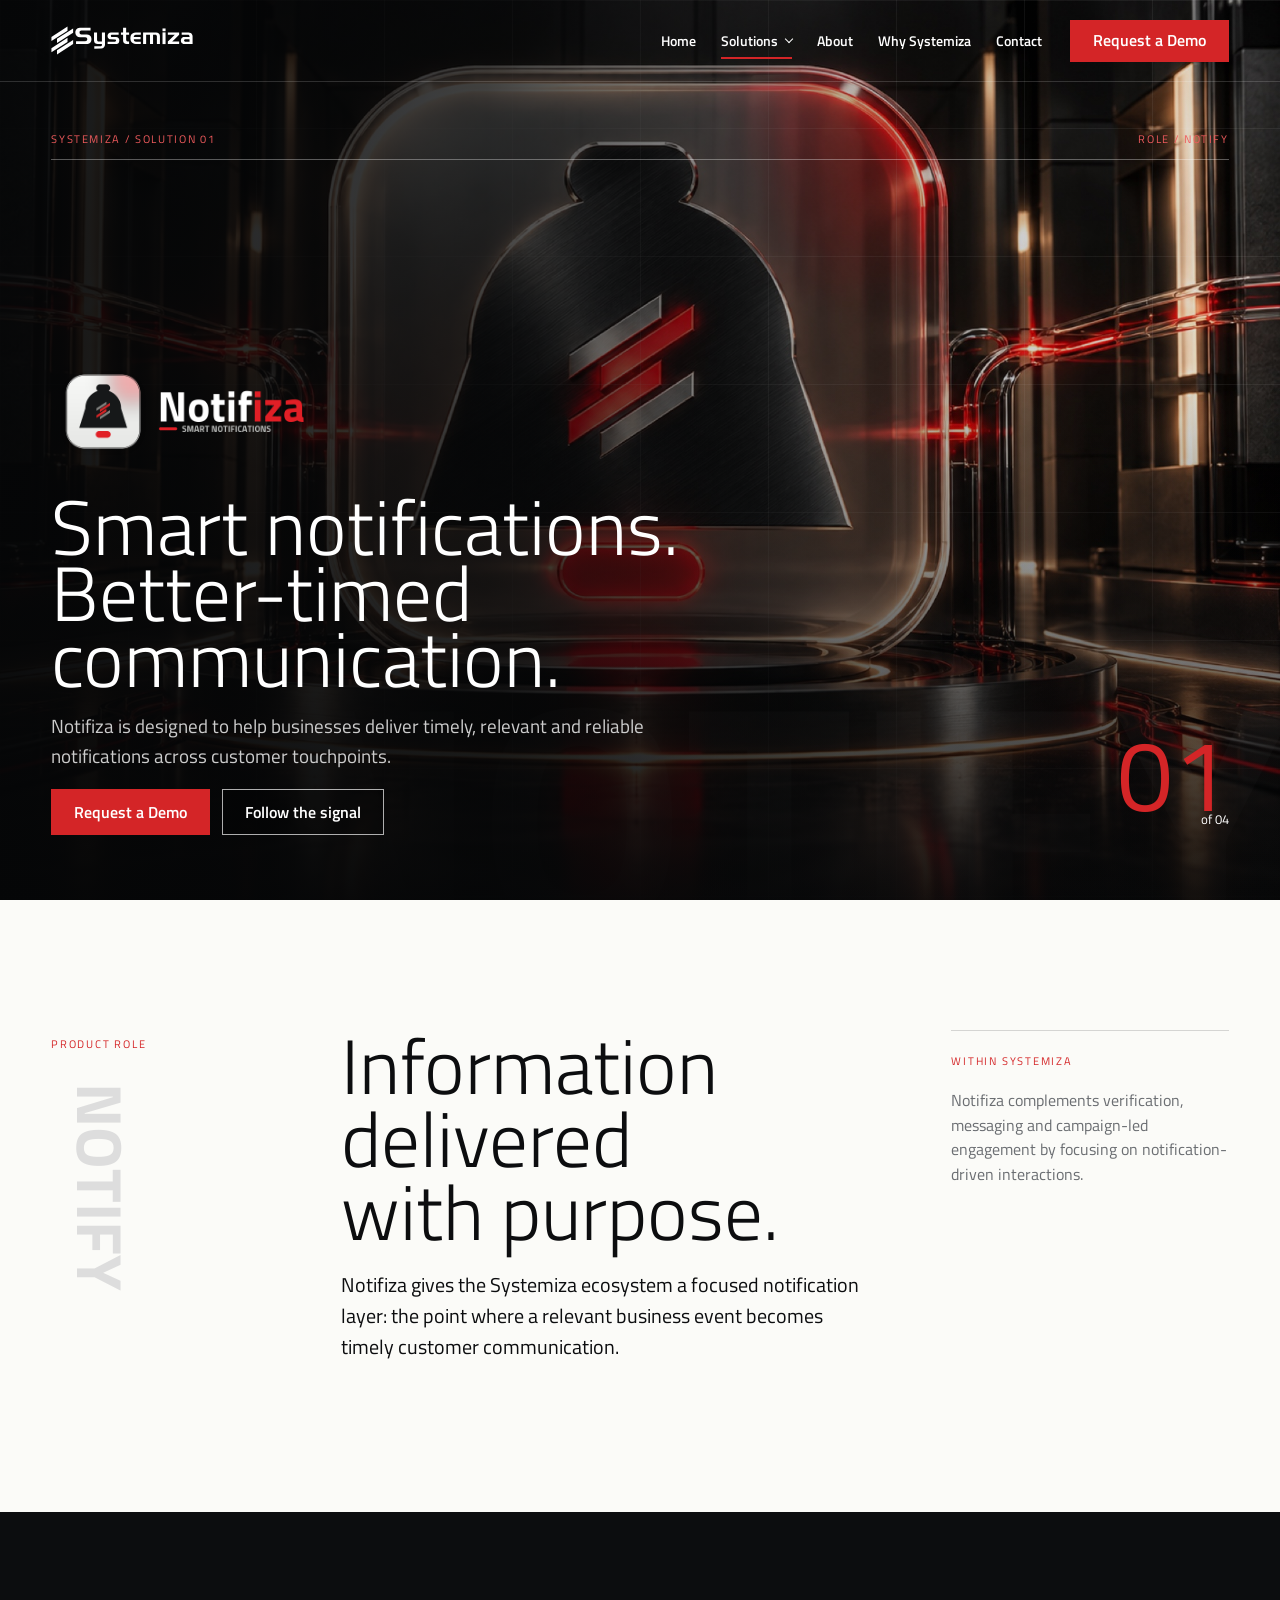
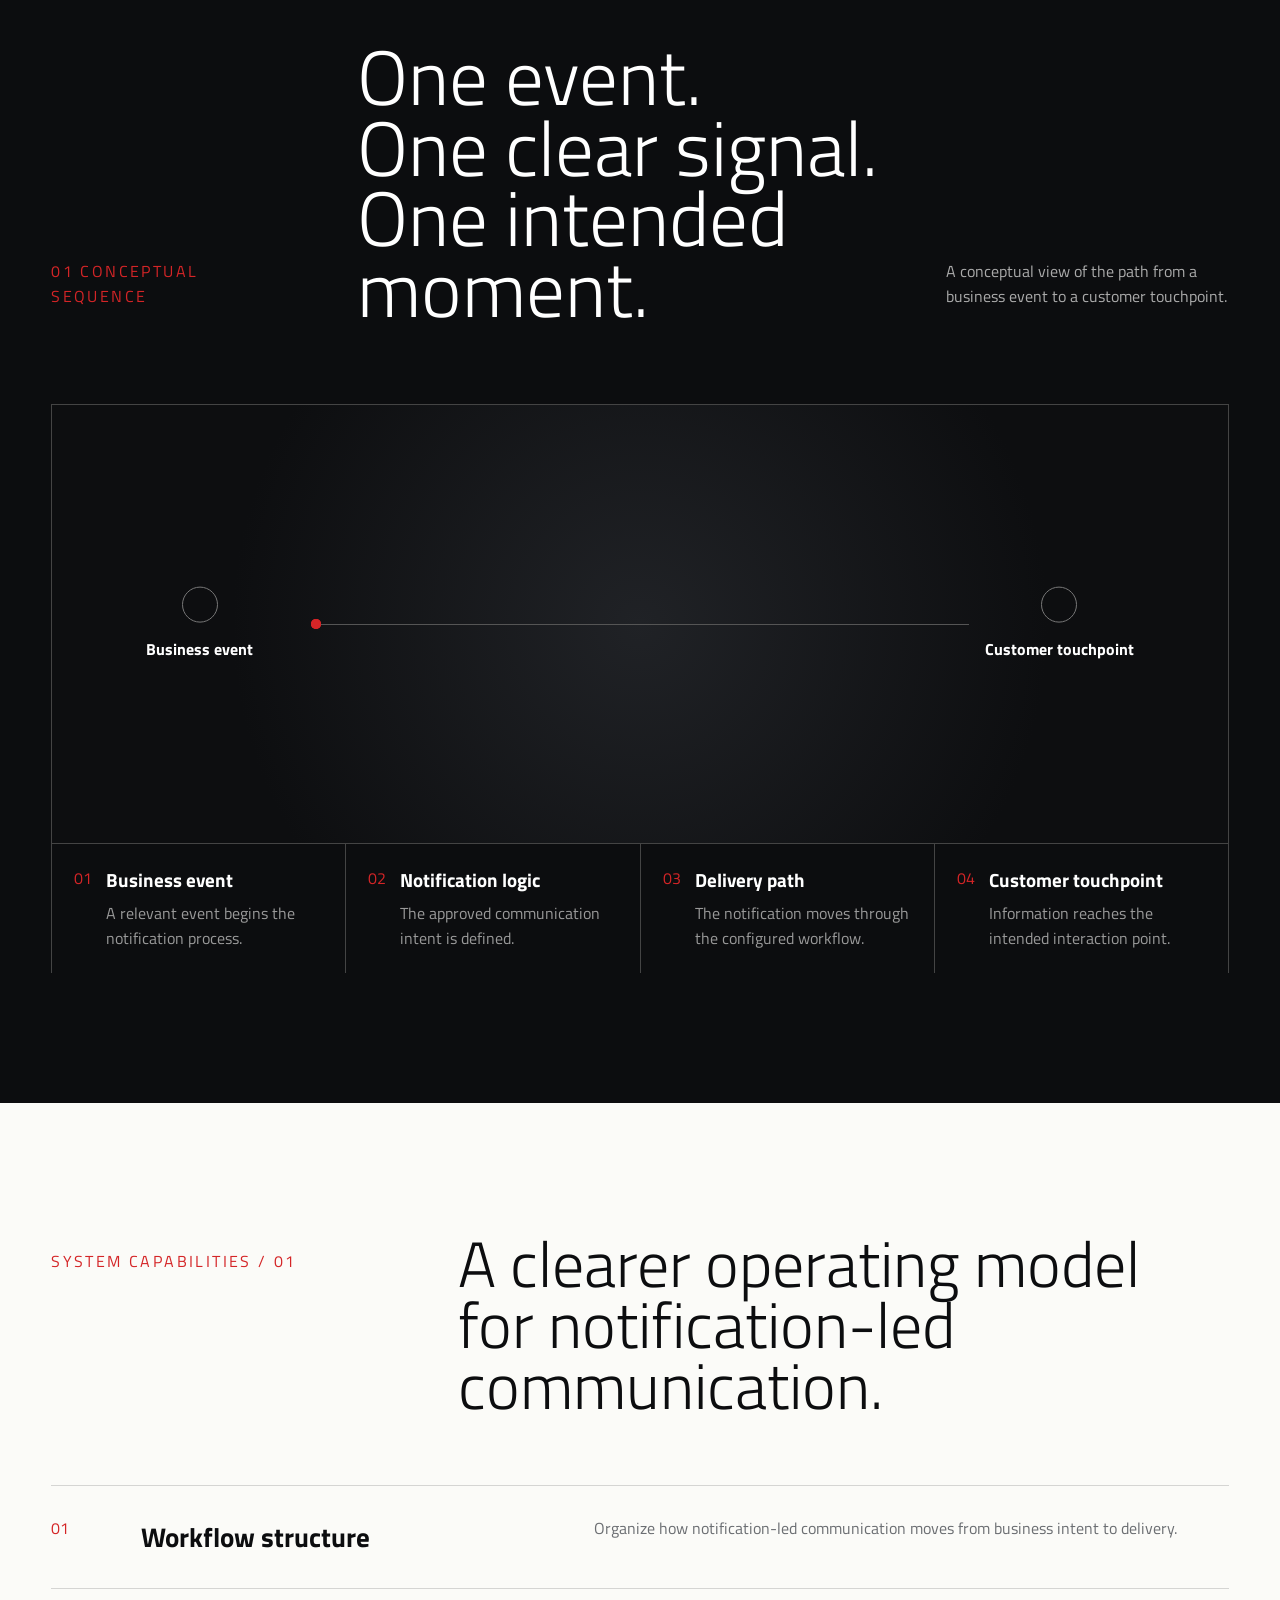
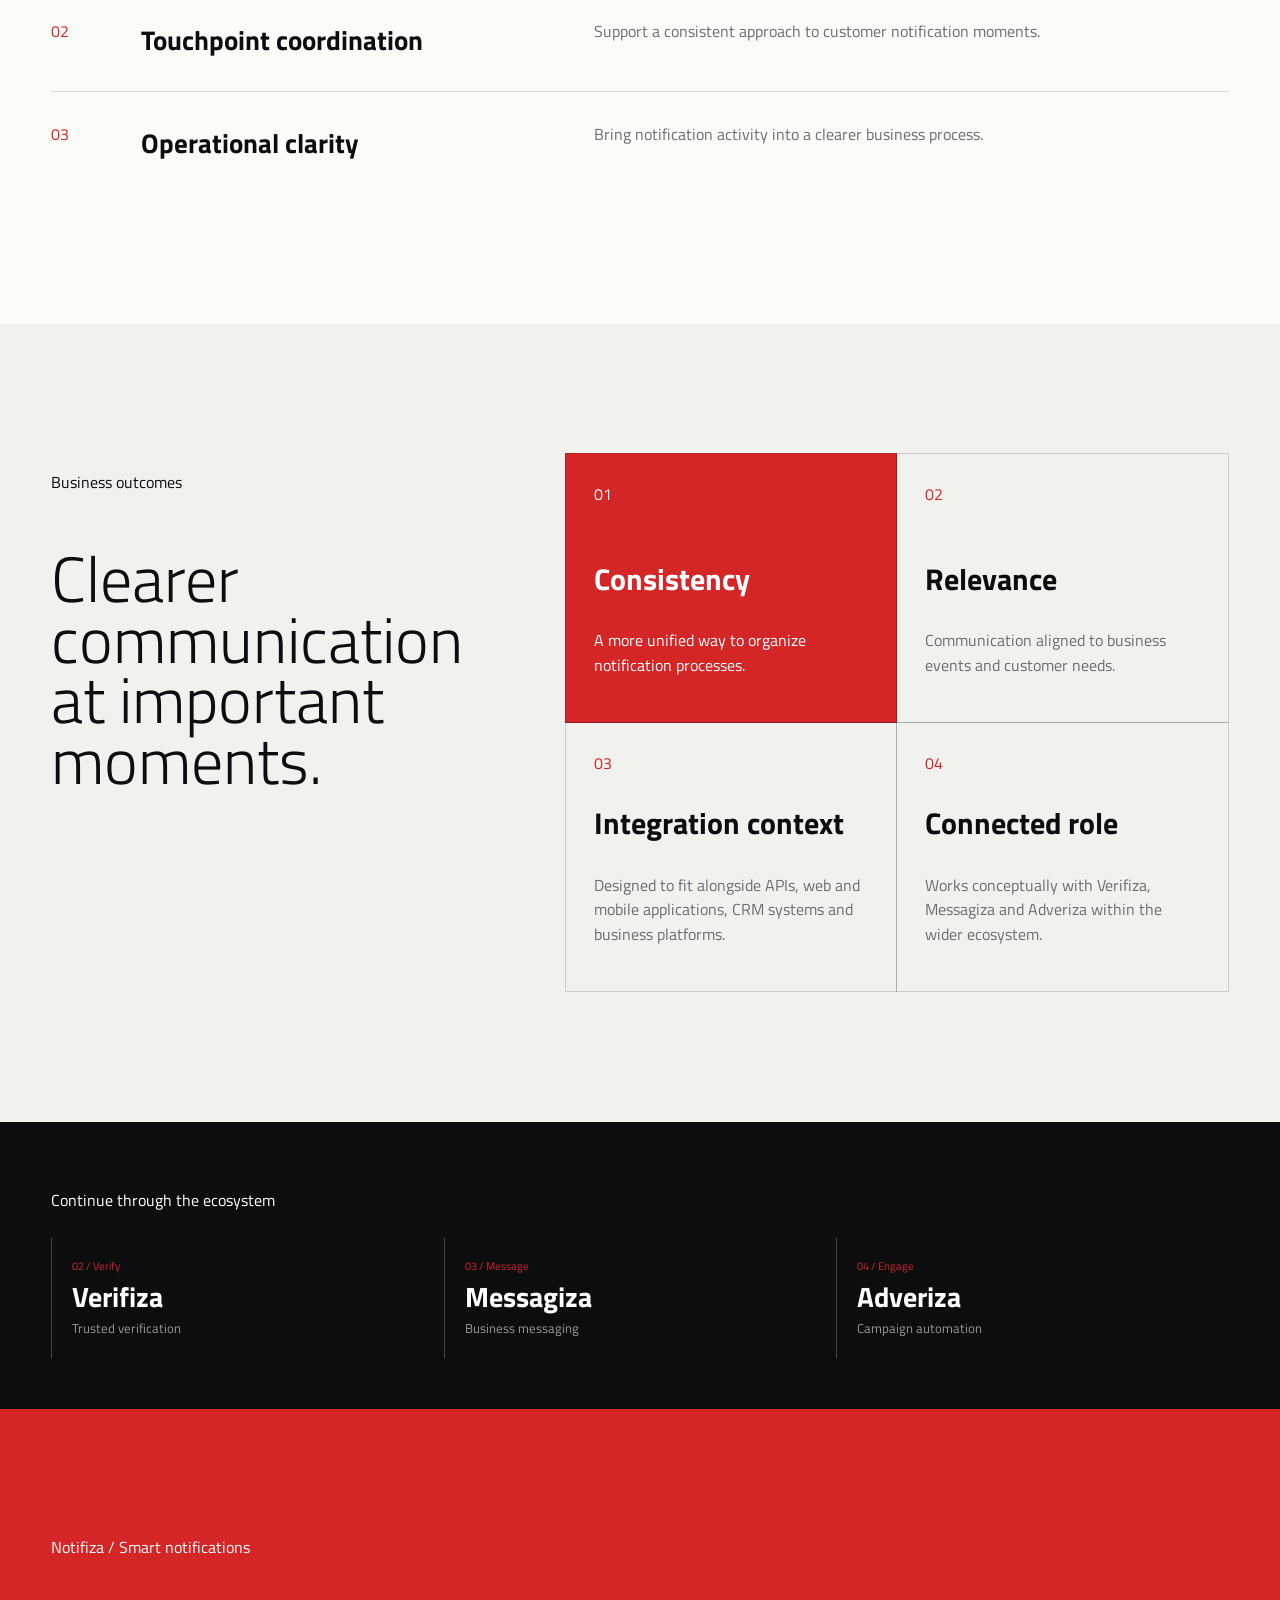
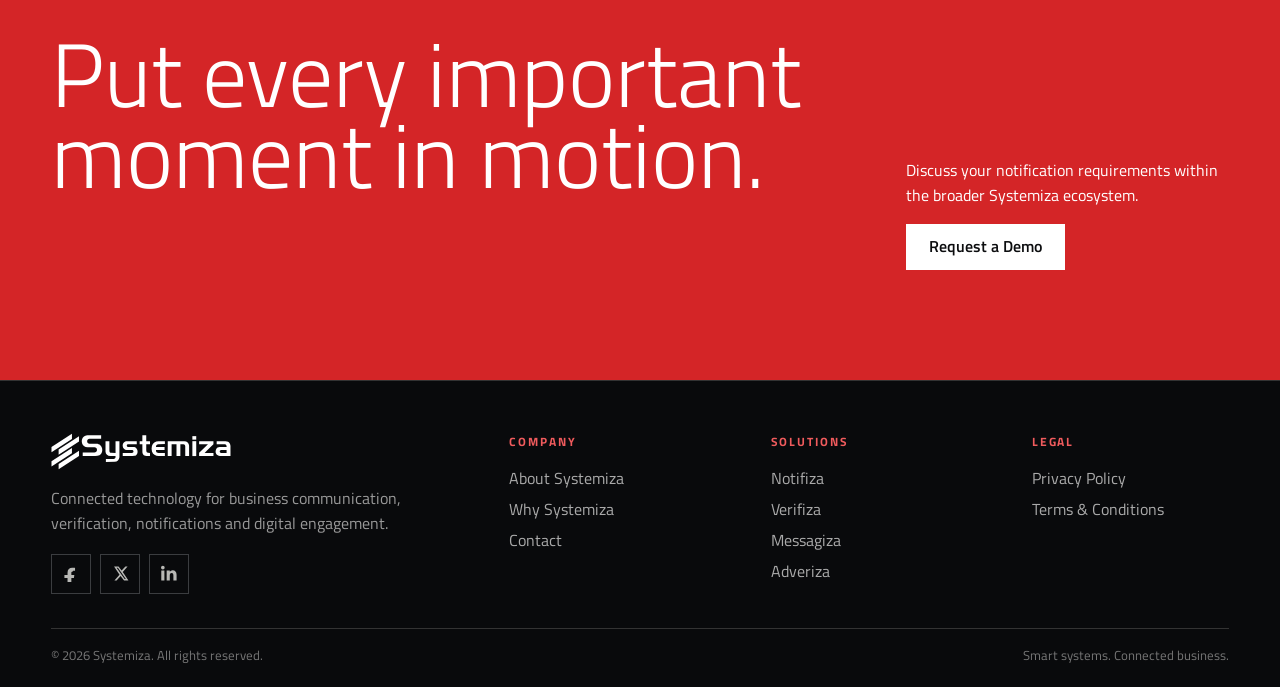
<file: solutions/notifiza/index.html>
<!doctype html>
<html lang="en">
<head>
<meta charset="utf-8">
<meta name="viewport" content="width=device-width,initial-scale=1">
<title>Notifiza | Smart Notifications by Systemiza</title>
<meta name="description" content="Notifiza is Systemiza’s smart notification solution for timely, relevant business communication.">
<meta property="og:title" content="Notifiza | Smart Notifications">
<meta property="og:description" content="A focused notification solution within the Systemiza ecosystem.">
<meta property="og:type" content="website">
<meta property="og:image" content="../../assets/visuals-b/notifiza-concept-b.jpg">
<link rel="icon" href="../../assets/favicon.svg" type="image/svg+xml">
<link rel="preconnect" href="https://fonts.googleapis.com">
<link rel="preconnect" href="https://fonts.gstatic.com" crossorigin>
<link href="https://fonts.googleapis.com/css2?family=Titillium+Web:wght@300;400;600;700&display=swap" rel="stylesheet">
<link rel="stylesheet" href="../../styles.css?v=22"><link rel="stylesheet" href="../../concept-b-extra.css?v=22"><link rel="stylesheet" href="../../concept-b-fixes.css?v=22"><link rel="stylesheet" href="../../polish.css?v=22">
</head>
<body data-page="solution-notifiza">
<main id="main" class="b-product b-product--notifiza" data-product="notifiza">
<section class="b-product-hero" aria-labelledby="notifiza-title">
<div class="b-product-hero__media">
<img src="../../assets/visuals-c/notifiza-icon-scene.jpg" alt="A sculptural Notifiza bell connected to illuminated red notification signals" width="1800" height="1350" fetchpriority="high">
<div class="b-product-hero__grid" aria-hidden="true"></div>
<div class="b-product-hero__echo" aria-hidden="true">NOTIFY</div>
</div>
<div class="b-shell b-product-hero__frame">
<div class="b-product-hero__topline"><p>Systemiza / Solution 01</p><p>Role / Notify</p></div>
<div class="b-product-hero__copy">
<div class="b-product-hero__brand"><img src="../../assets/product-lockups/notifiza-dark.png" alt="Notifiza — Smart Notifications" width="1500" height="500"></div>
<h1 id="notifiza-title"><span>Smart notifications.</span><span>Better-timed communication.</span></h1>
<p>Notifiza is designed to help businesses deliver timely, relevant and reliable notifications across customer touchpoints.</p>
<div class="b-action-pair"><a class="b-button b-button--solid" href="../../contact.html?type=demo">Request a Demo</a><a class="b-button b-button--line" href="#sequence">Follow the signal</a></div>
</div>
<div class="b-product-hero__index" aria-hidden="true"><span>01</span><small>of 04</small></div>
</div>
</section>

<section class="b-product-role" aria-labelledby="notifiza-role-title">
<div class="b-shell b-product-role__layout">
<div class="b-product-role__marker"><span>Product role</span><strong>NOTIFY</strong></div>
<div class="b-product-role__statement"><h2 id="notifiza-role-title">Information delivered<br>with purpose.</h2><p>Notifiza gives the Systemiza ecosystem a focused notification layer: the point where a relevant business event becomes timely customer communication.</p></div>
<aside class="b-product-role__aside"><span>Within Systemiza</span><p>Notifiza complements verification, messaging and campaign-led engagement by focusing on notification-driven interactions.</p></aside>
</div>
</section>

<section class="b-product-sequence b-product-sequence--pulse" id="sequence" aria-labelledby="notifiza-sequence-title">
<div class="b-shell">
<header class="b-sequence-heading"><p><span>01</span> Conceptual sequence</p><h2 id="notifiza-sequence-title">One event.<br>One clear signal.<br>One intended moment.</h2><p>A conceptual view of the path from a business event to a customer touchpoint.</p></header>
<div class="b-sequence-canvas" role="img" aria-label="A conceptual notification sequence moving from business event through notification logic and delivery path to a customer touchpoint">
<div class="b-pulse-origin"><span></span><strong>Business event</strong></div>
<div class="b-pulse-path" aria-hidden="true"><i></i><i></i><i></i></div>
<div class="b-pulse-destination"><span></span><strong>Customer touchpoint</strong></div>
</div>
<ol class="b-sequence-steps">
<li class="b-sequence-step"><span>01</span><div><h3>Business event</h3><p>A relevant event begins the notification process.</p></div></li>
<li class="b-sequence-step"><span>02</span><div><h3>Notification logic</h3><p>The approved communication intent is defined.</p></div></li>
<li class="b-sequence-step"><span>03</span><div><h3>Delivery path</h3><p>The notification moves through the configured workflow.</p></div></li>
<li class="b-sequence-step"><span>04</span><div><h3>Customer touchpoint</h3><p>Information reaches the intended interaction point.</p></div></li>
</ol>
</div>
</section>

<section class="b-capability-ledger" aria-labelledby="notifiza-capabilities-title">
<div class="b-shell">
<header class="b-ledger-heading"><p>System capabilities / 01</p><h2 id="notifiza-capabilities-title">A clearer operating model for notification-led communication.</h2></header>
<div class="b-ledger-list">
<article class="b-ledger-row"><span>01</span><h3>Workflow structure</h3><p>Organize how notification-led communication moves from business intent to delivery.</p></article>
<article class="b-ledger-row"><span>02</span><h3>Touchpoint coordination</h3><p>Support a consistent approach to customer notification moments.</p></article>
<article class="b-ledger-row"><span>03</span><h3>Operational clarity</h3><p>Bring notification activity into a clearer business process.</p></article>
</div>
</div>
</section>

<section class="b-outcome-stage" aria-labelledby="notifiza-outcomes-title">
<div class="b-shell b-outcome-stage__layout">
<div class="b-outcome-stage__title"><p>Business outcomes</p><h2 id="notifiza-outcomes-title">Clearer communication at important moments.</h2></div>
<div class="b-outcome-field">
<article class="b-outcome b-outcome--primary"><span>01</span><h3>Consistency</h3><p>A more unified way to organize notification processes.</p></article>
<article class="b-outcome"><span>02</span><h3>Relevance</h3><p>Communication aligned to business events and customer needs.</p></article>
<article class="b-outcome"><span>03</span><h3>Integration context</h3><p>Designed to fit alongside APIs, web and mobile applications, CRM systems and business platforms.</p></article>
<article class="b-outcome"><span>04</span><h3>Connected role</h3><p>Works conceptually with Verifiza, Messagiza and Adveriza within the wider ecosystem.</p></article>
</div>
</div>
</section>

<nav class="b-ecosystem-ribbon" aria-label="Related Systemiza products">
<div class="b-shell"><p>Continue through the ecosystem</p><div class="b-ecosystem-ribbon__links">
<a href="../verifiza/"><span>02 / Verify</span><strong>Verifiza</strong><small>Trusted verification</small></a>
<a href="../messagiza/"><span>03 / Message</span><strong>Messagiza</strong><small>Business messaging</small></a>
<a href="../adveriza/"><span>04 / Engage</span><strong>Adveriza</strong><small>Campaign automation</small></a>
</div></div>
</nav>

<section class="b-product-cta" aria-labelledby="notifiza-cta-title">
<div class="b-product-cta__signal" aria-hidden="true"><span></span><span></span><span></span></div>
<div class="b-shell b-product-cta__layout"><div><p>Notifiza / Smart notifications</p><h2 id="notifiza-cta-title">Put every important moment in motion.</h2></div><div><p>Discuss your notification requirements within the broader Systemiza ecosystem.</p><a class="b-button b-button--solid" href="../../contact.html?type=demo">Request a Demo</a></div></div>
</section>
</main>
<script src="../../app.js"></script>
</body>
</html>
</file>
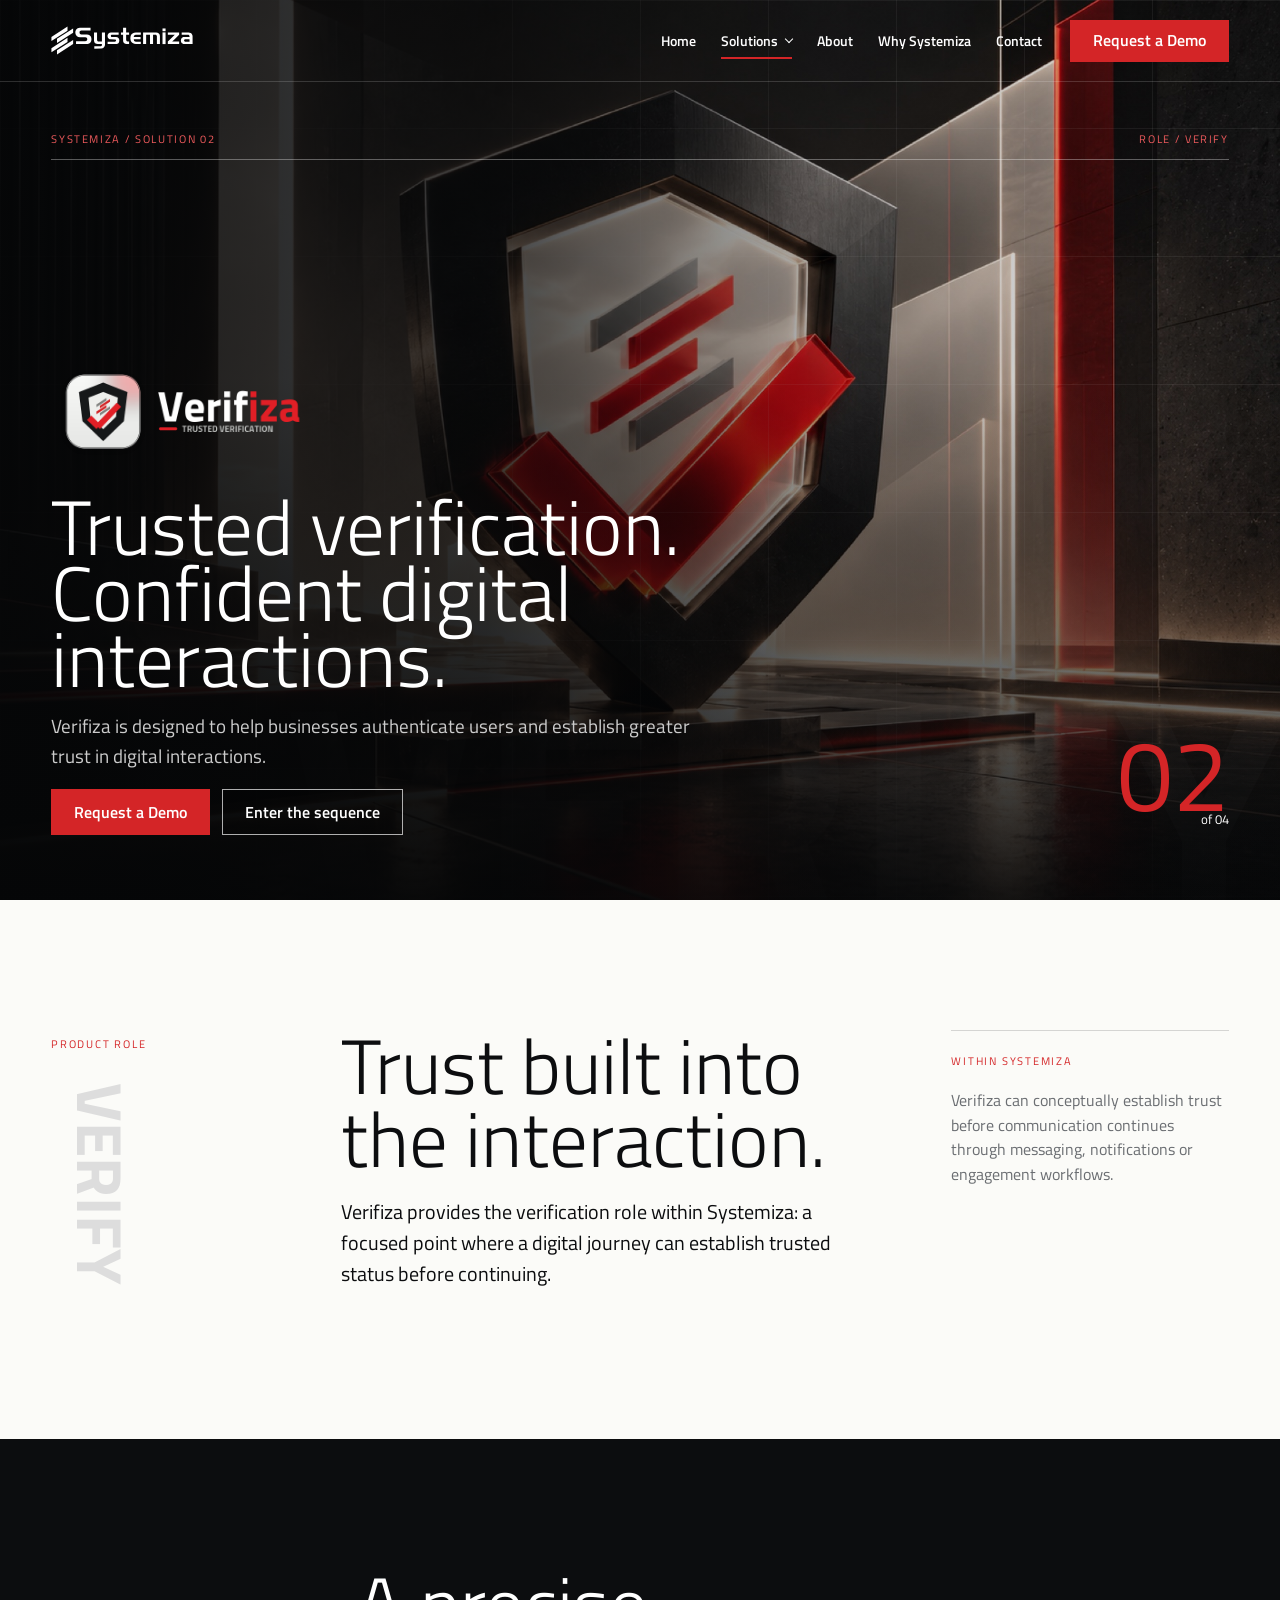
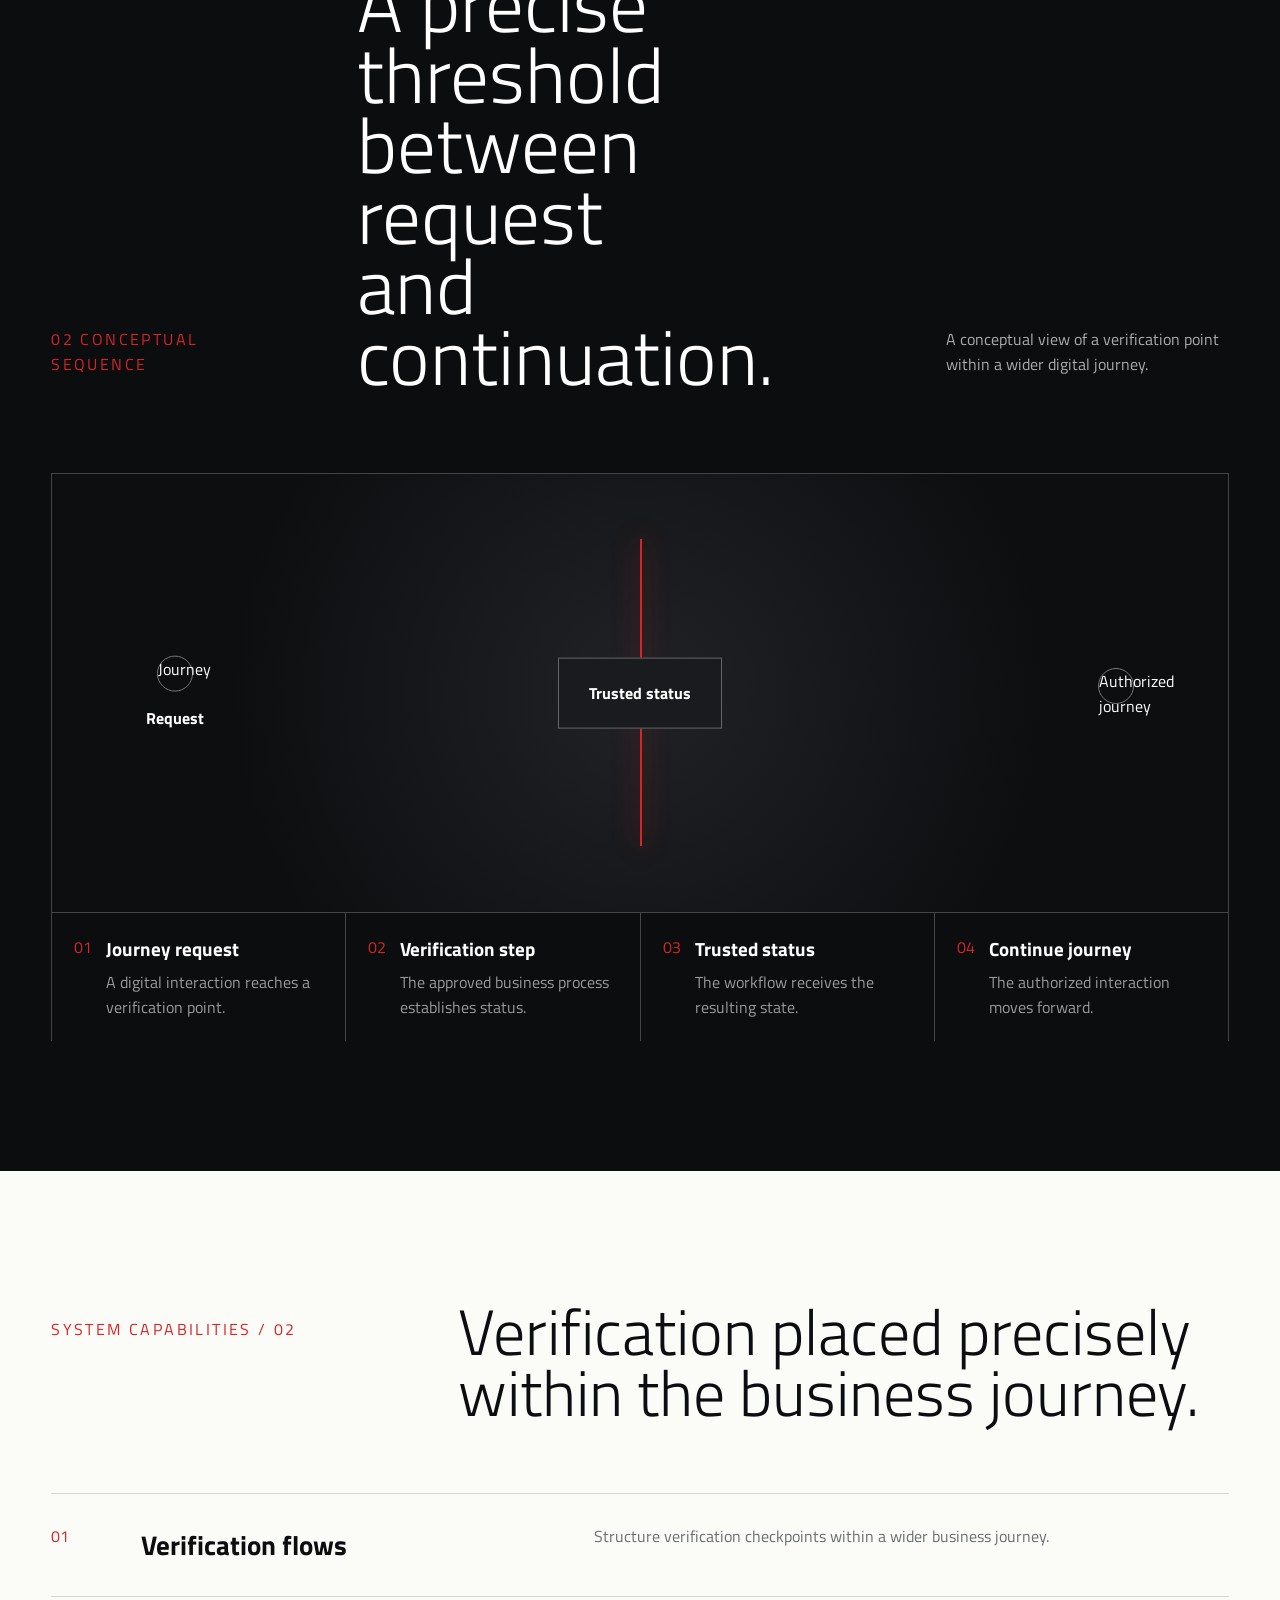
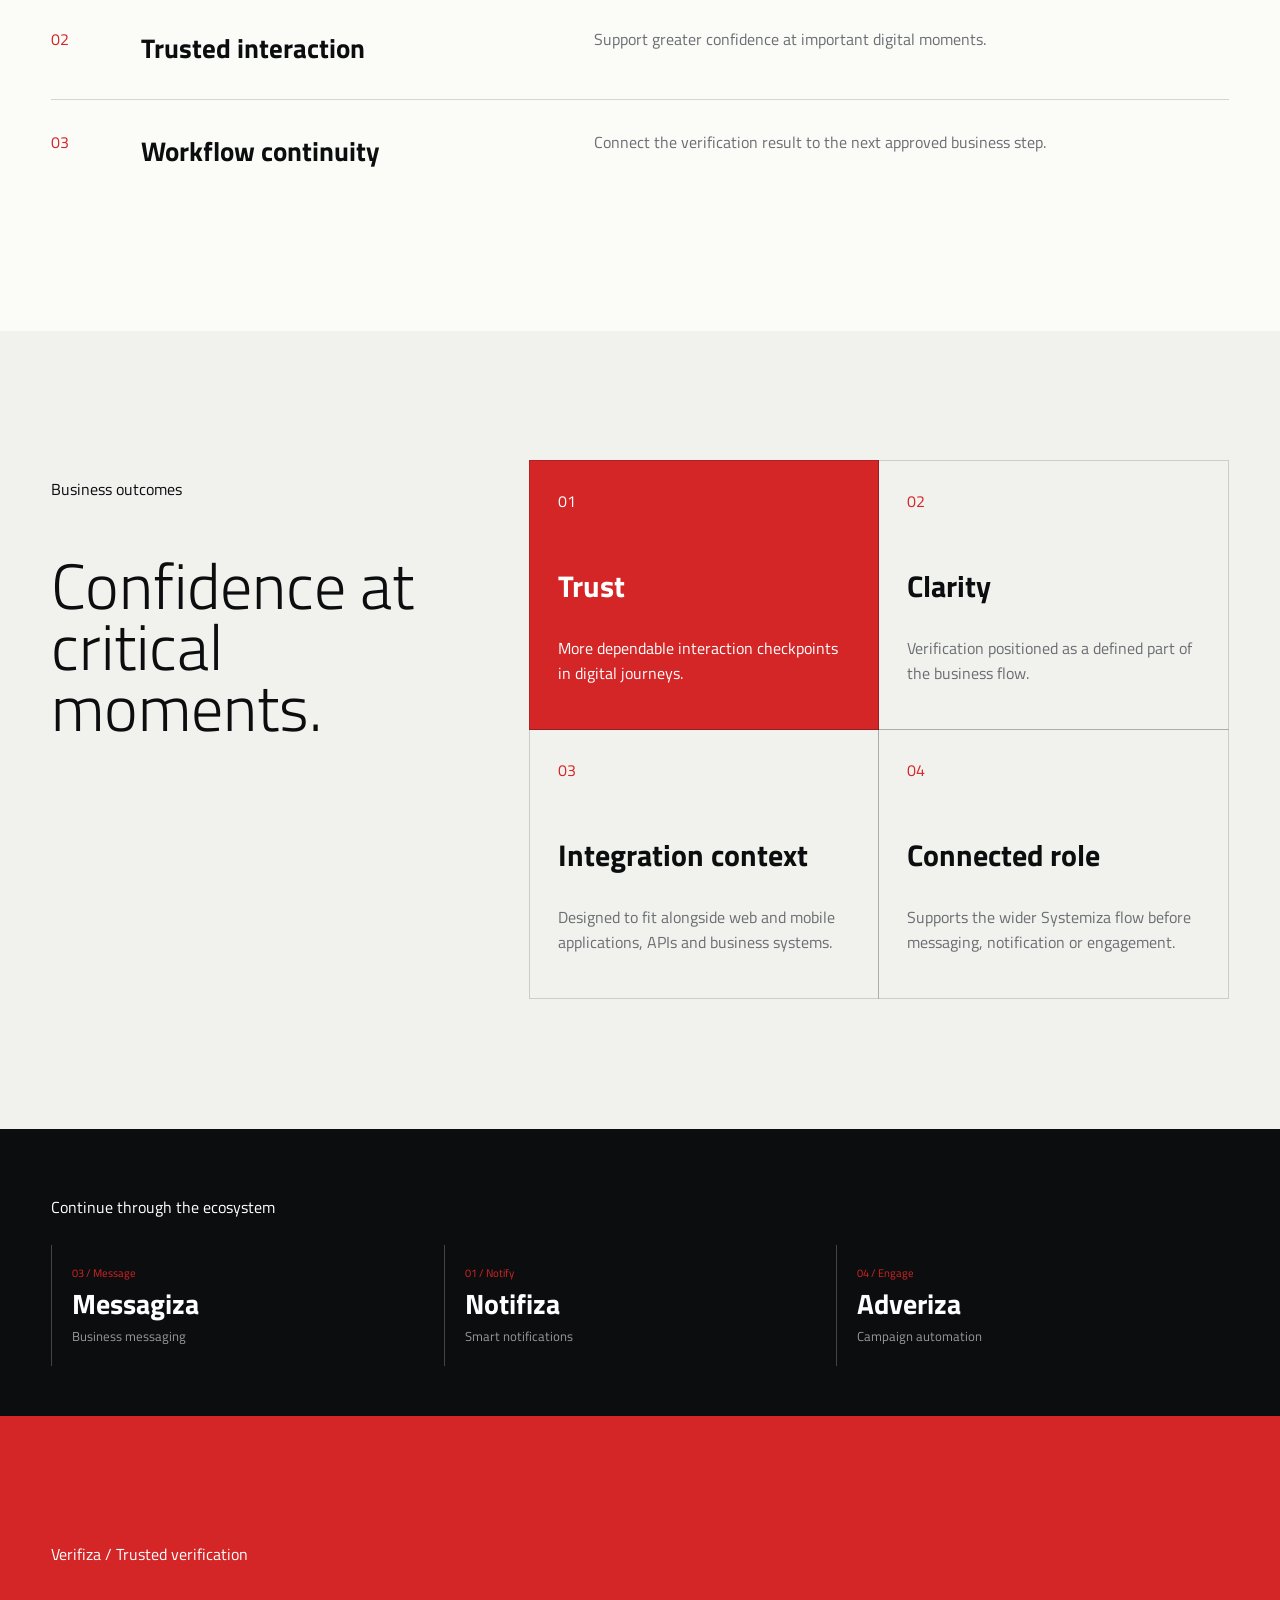
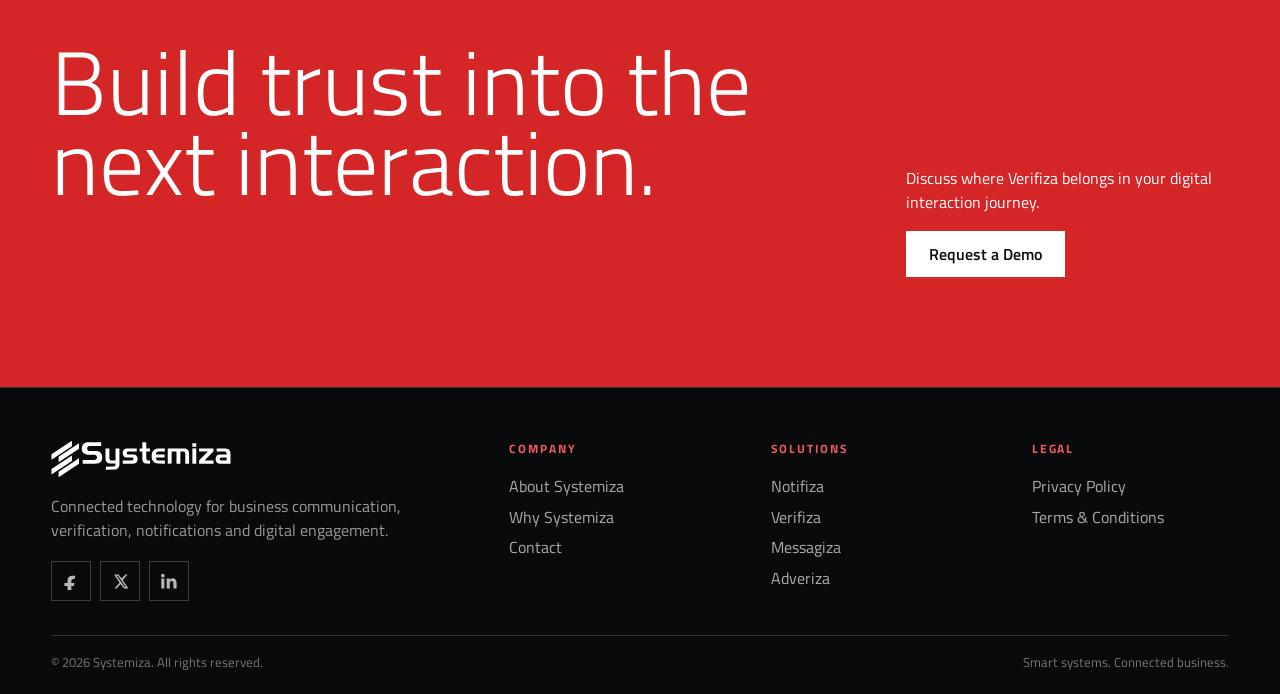
<file: solutions/verifiza/index.html>
<!doctype html>
<html lang="en">
<head>
<meta charset="utf-8">
<meta name="viewport" content="width=device-width,initial-scale=1">
<title>Verifiza | Trusted Verification by Systemiza</title>
<meta name="description" content="Verifiza is Systemiza’s verification technology for trusted digital interactions.">
<meta property="og:title" content="Verifiza | Trusted Verification">
<meta property="og:description" content="A focused verification solution within the Systemiza ecosystem.">
<meta property="og:type" content="website">
<meta property="og:image" content="../../assets/visuals-b/verifiza-concept-b.jpg">
<link rel="icon" href="../../assets/favicon.svg" type="image/svg+xml">
<link rel="preconnect" href="https://fonts.googleapis.com">
<link rel="preconnect" href="https://fonts.gstatic.com" crossorigin>
<link href="https://fonts.googleapis.com/css2?family=Titillium+Web:wght@300;400;600;700&display=swap" rel="stylesheet">
<link rel="stylesheet" href="../../styles.css?v=22"><link rel="stylesheet" href="../../concept-b-extra.css?v=22"><link rel="stylesheet" href="../../concept-b-fixes.css?v=22"><link rel="stylesheet" href="../../polish.css?v=22">
</head>
<body data-page="solution-verifiza">
<main id="main" class="b-product b-product--verifiza" data-product="verifiza">
<section class="b-product-hero" aria-labelledby="verifiza-title">
<div class="b-product-hero__media">
<img src="../../assets/visuals-c/verifiza-icon-scene.jpg" alt="A dimensional Verifiza shield and red verification mark within a precision-built environment" width="1800" height="1350" fetchpriority="high">
<div class="b-product-hero__grid" aria-hidden="true"></div>
<div class="b-product-hero__echo" aria-hidden="true">VERIFY</div>
</div>
<div class="b-shell b-product-hero__frame">
<div class="b-product-hero__topline"><p>Systemiza / Solution 02</p><p>Role / Verify</p></div>
<div class="b-product-hero__copy">
<div class="b-product-hero__brand"><img src="../../assets/product-lockups/verifiza-dark.png" alt="Verifiza — Trusted Verification" width="1500" height="500"></div>
<h1 id="verifiza-title"><span>Trusted verification.</span><span>Confident digital interactions.</span></h1>
<p>Verifiza is designed to help businesses authenticate users and establish greater trust in digital interactions.</p>
<div class="b-action-pair"><a class="b-button b-button--solid" href="../../contact.html?type=demo">Request a Demo</a><a class="b-button b-button--line" href="#sequence">Enter the sequence</a></div>
</div>
<div class="b-product-hero__index" aria-hidden="true"><span>02</span><small>of 04</small></div>
</div>
</section>

<section class="b-product-role" aria-labelledby="verifiza-role-title">
<div class="b-shell b-product-role__layout">
<div class="b-product-role__marker"><span>Product role</span><strong>VERIFY</strong></div>
<div class="b-product-role__statement"><h2 id="verifiza-role-title">Trust built into<br>the interaction.</h2><p>Verifiza provides the verification role within Systemiza: a focused point where a digital journey can establish trusted status before continuing.</p></div>
<aside class="b-product-role__aside"><span>Within Systemiza</span><p>Verifiza can conceptually establish trust before communication continues through messaging, notifications or engagement workflows.</p></aside>
</div>
</section>

<section class="b-product-sequence b-product-sequence--scan" id="sequence" aria-labelledby="verifiza-sequence-title">
<div class="b-shell">
<header class="b-sequence-heading"><p><span>02</span> Conceptual sequence</p><h2 id="verifiza-sequence-title">A precise threshold<br>between request<br>and continuation.</h2><p>A conceptual view of a verification point within a wider digital journey.</p></header>
<div class="b-sequence-canvas" role="img" aria-label="A conceptual verification sequence moving from journey request through a verification point to trusted status and continuation">
<div class="b-scan-request"><span>Journey</span><strong>Request</strong></div>
<div class="b-scan-gate" aria-hidden="true"><i></i><i></i><i></i><i></i></div>
<div class="b-scan-status"><span></span><strong>Trusted status</strong></div>
<div class="b-scan-continuation"><span>Authorized journey</span><i aria-hidden="true"></i></div>
</div>
<ol class="b-sequence-steps">
<li class="b-sequence-step"><span>01</span><div><h3>Journey request</h3><p>A digital interaction reaches a verification point.</p></div></li>
<li class="b-sequence-step"><span>02</span><div><h3>Verification step</h3><p>The approved business process establishes status.</p></div></li>
<li class="b-sequence-step"><span>03</span><div><h3>Trusted status</h3><p>The workflow receives the resulting state.</p></div></li>
<li class="b-sequence-step"><span>04</span><div><h3>Continue journey</h3><p>The authorized interaction moves forward.</p></div></li>
</ol>
</div>
</section>

<section class="b-capability-ledger" aria-labelledby="verifiza-capabilities-title">
<div class="b-shell">
<header class="b-ledger-heading"><p>System capabilities / 02</p><h2 id="verifiza-capabilities-title">Verification placed precisely within the business journey.</h2></header>
<div class="b-ledger-list">
<article class="b-ledger-row"><span>01</span><h3>Verification flows</h3><p>Structure verification checkpoints within a wider business journey.</p></article>
<article class="b-ledger-row"><span>02</span><h3>Trusted interaction</h3><p>Support greater confidence at important digital moments.</p></article>
<article class="b-ledger-row"><span>03</span><h3>Workflow continuity</h3><p>Connect the verification result to the next approved business step.</p></article>
</div>
</div>
</section>

<section class="b-outcome-stage" aria-labelledby="verifiza-outcomes-title">
<div class="b-shell b-outcome-stage__layout">
<div class="b-outcome-stage__title"><p>Business outcomes</p><h2 id="verifiza-outcomes-title">Confidence at critical moments.</h2></div>
<div class="b-outcome-field">
<article class="b-outcome b-outcome--primary"><span>01</span><h3>Trust</h3><p>More dependable interaction checkpoints in digital journeys.</p></article>
<article class="b-outcome"><span>02</span><h3>Clarity</h3><p>Verification positioned as a defined part of the business flow.</p></article>
<article class="b-outcome"><span>03</span><h3>Integration context</h3><p>Designed to fit alongside web and mobile applications, APIs and business systems.</p></article>
<article class="b-outcome"><span>04</span><h3>Connected role</h3><p>Supports the wider Systemiza flow before messaging, notification or engagement.</p></article>
</div>
</div>
</section>

<nav class="b-ecosystem-ribbon" aria-label="Related Systemiza products">
<div class="b-shell"><p>Continue through the ecosystem</p><div class="b-ecosystem-ribbon__links">
<a href="../messagiza/"><span>03 / Message</span><strong>Messagiza</strong><small>Business messaging</small></a>
<a href="../notifiza/"><span>01 / Notify</span><strong>Notifiza</strong><small>Smart notifications</small></a>
<a href="../adveriza/"><span>04 / Engage</span><strong>Adveriza</strong><small>Campaign automation</small></a>
</div></div>
</nav>

<section class="b-product-cta" aria-labelledby="verifiza-cta-title">
<div class="b-product-cta__signal" aria-hidden="true"><span></span><span></span><span></span></div>
<div class="b-shell b-product-cta__layout"><div><p>Verifiza / Trusted verification</p><h2 id="verifiza-cta-title">Build trust into the next interaction.</h2></div><div><p>Discuss where Verifiza belongs in your digital interaction journey.</p><a class="b-button b-button--solid" href="../../contact.html?type=demo">Request a Demo</a></div></div>
</section>
</main>
<script src="../../app.js"></script>
</body>
</html>
</file>
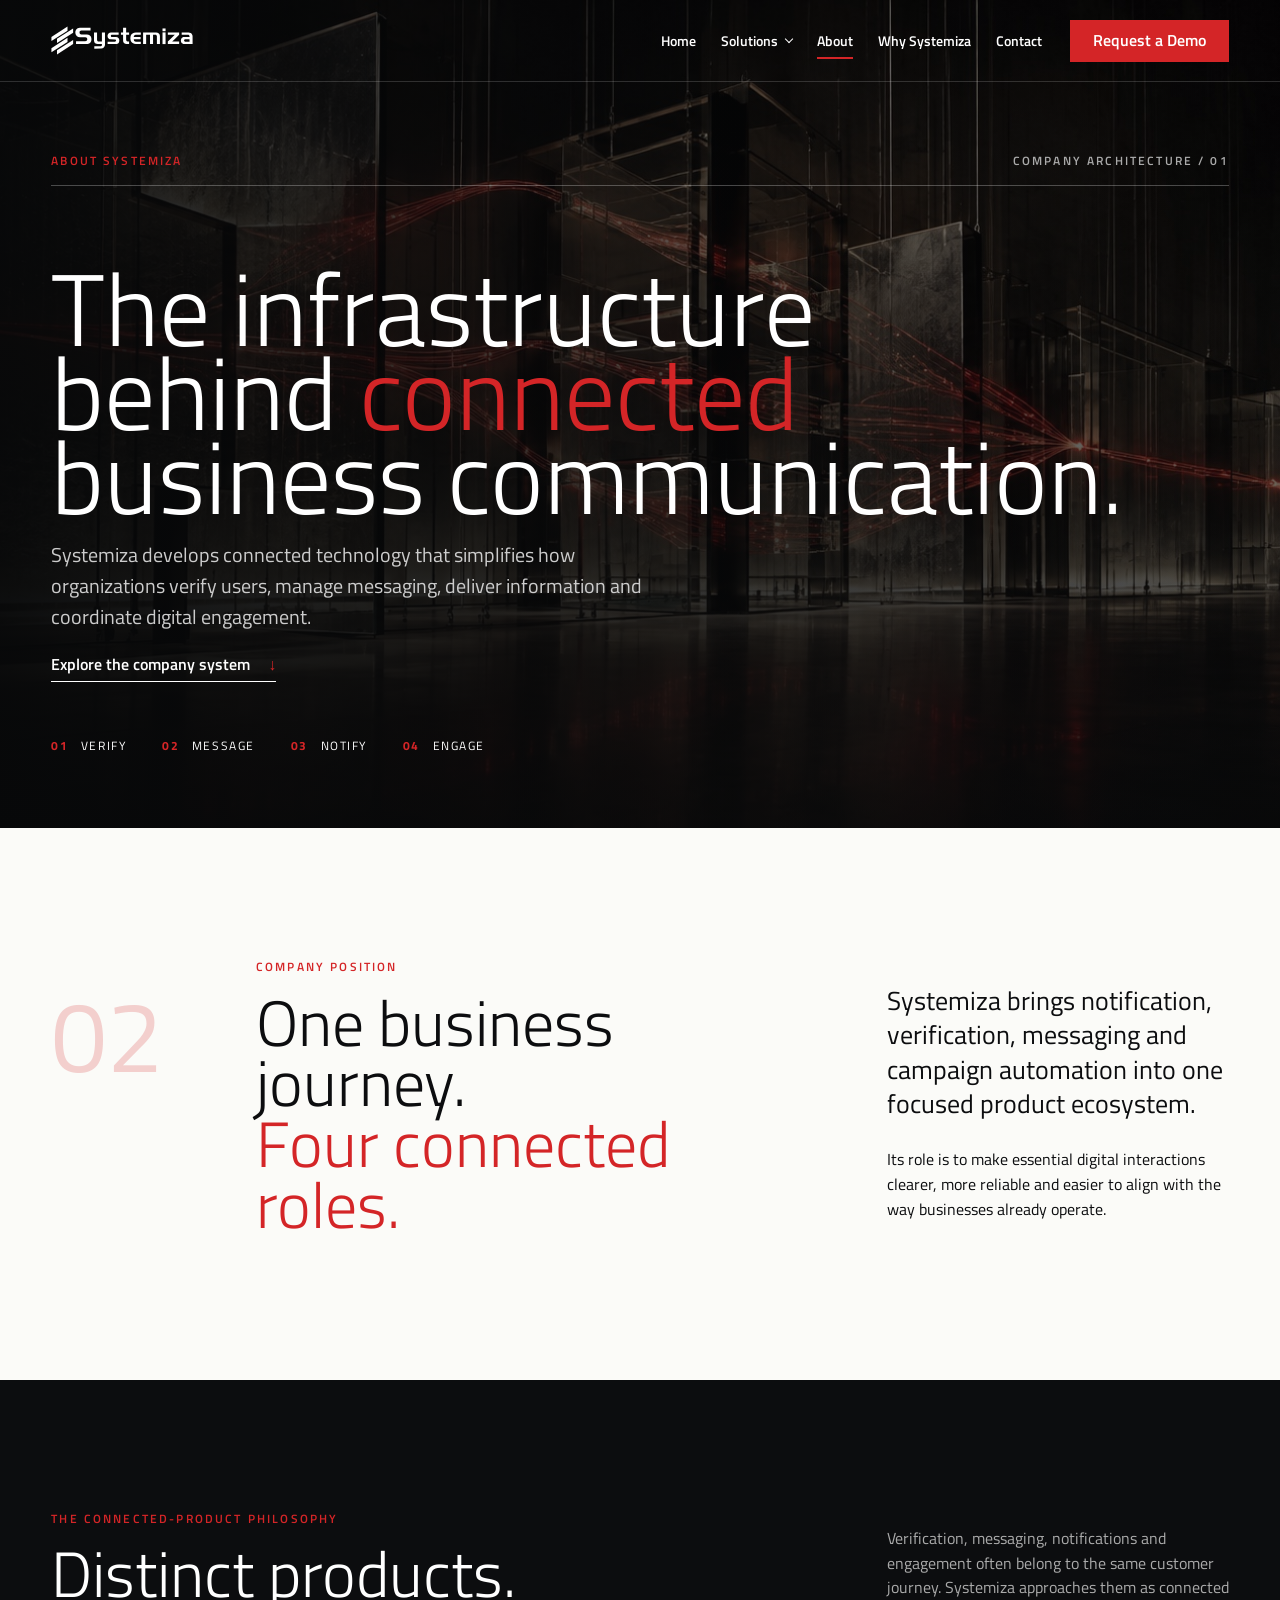
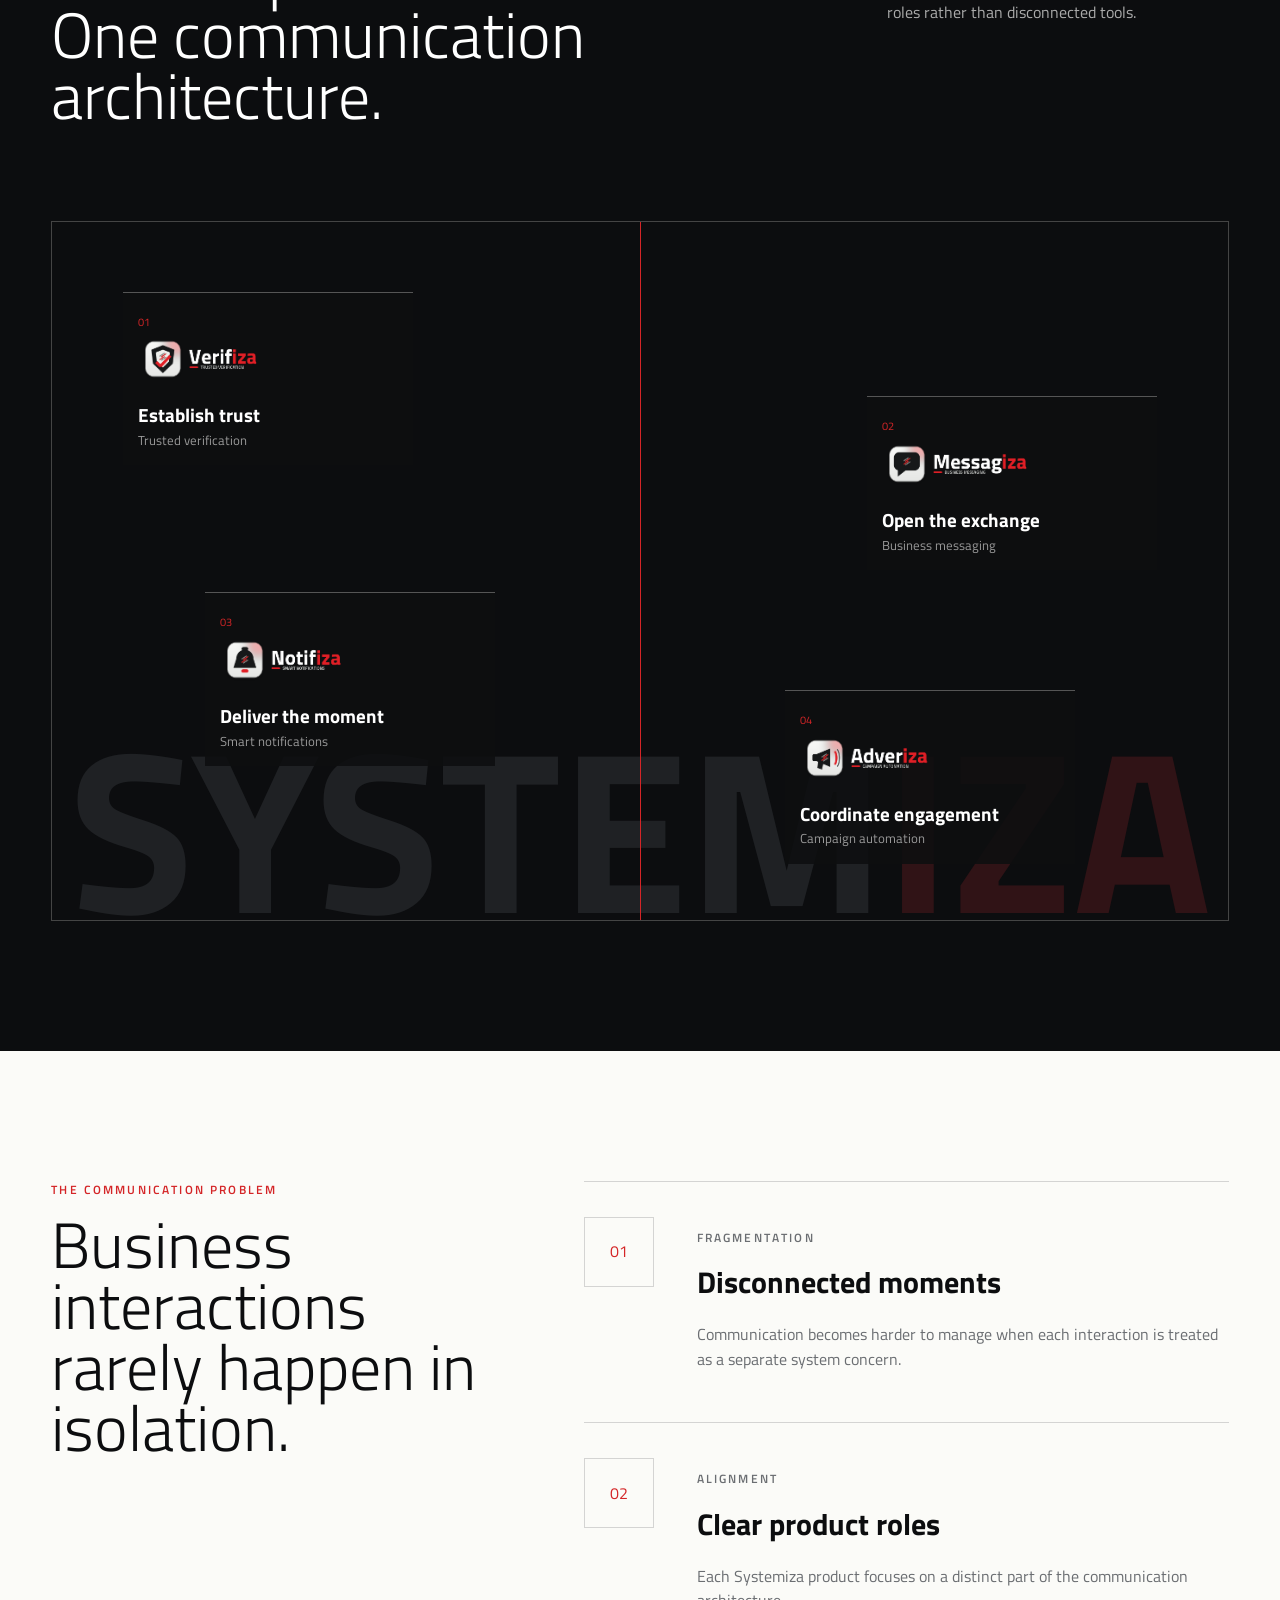
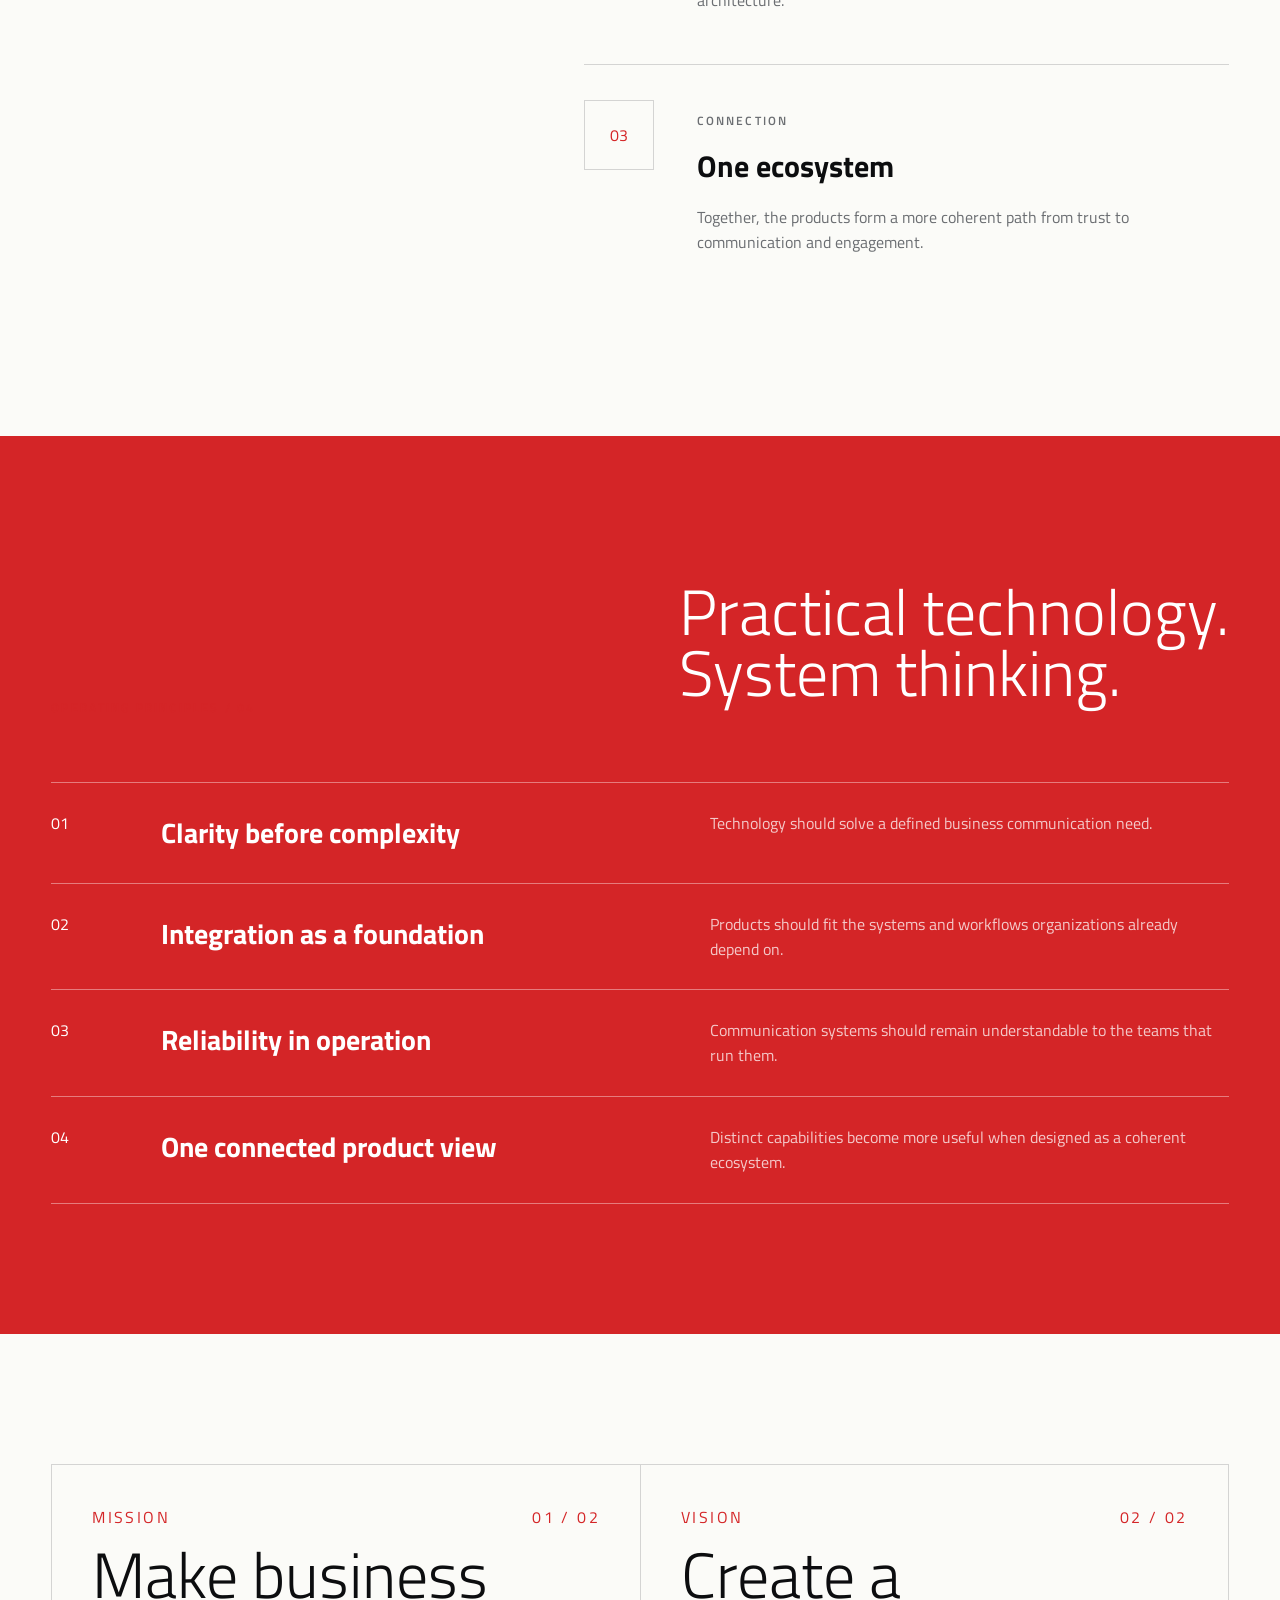
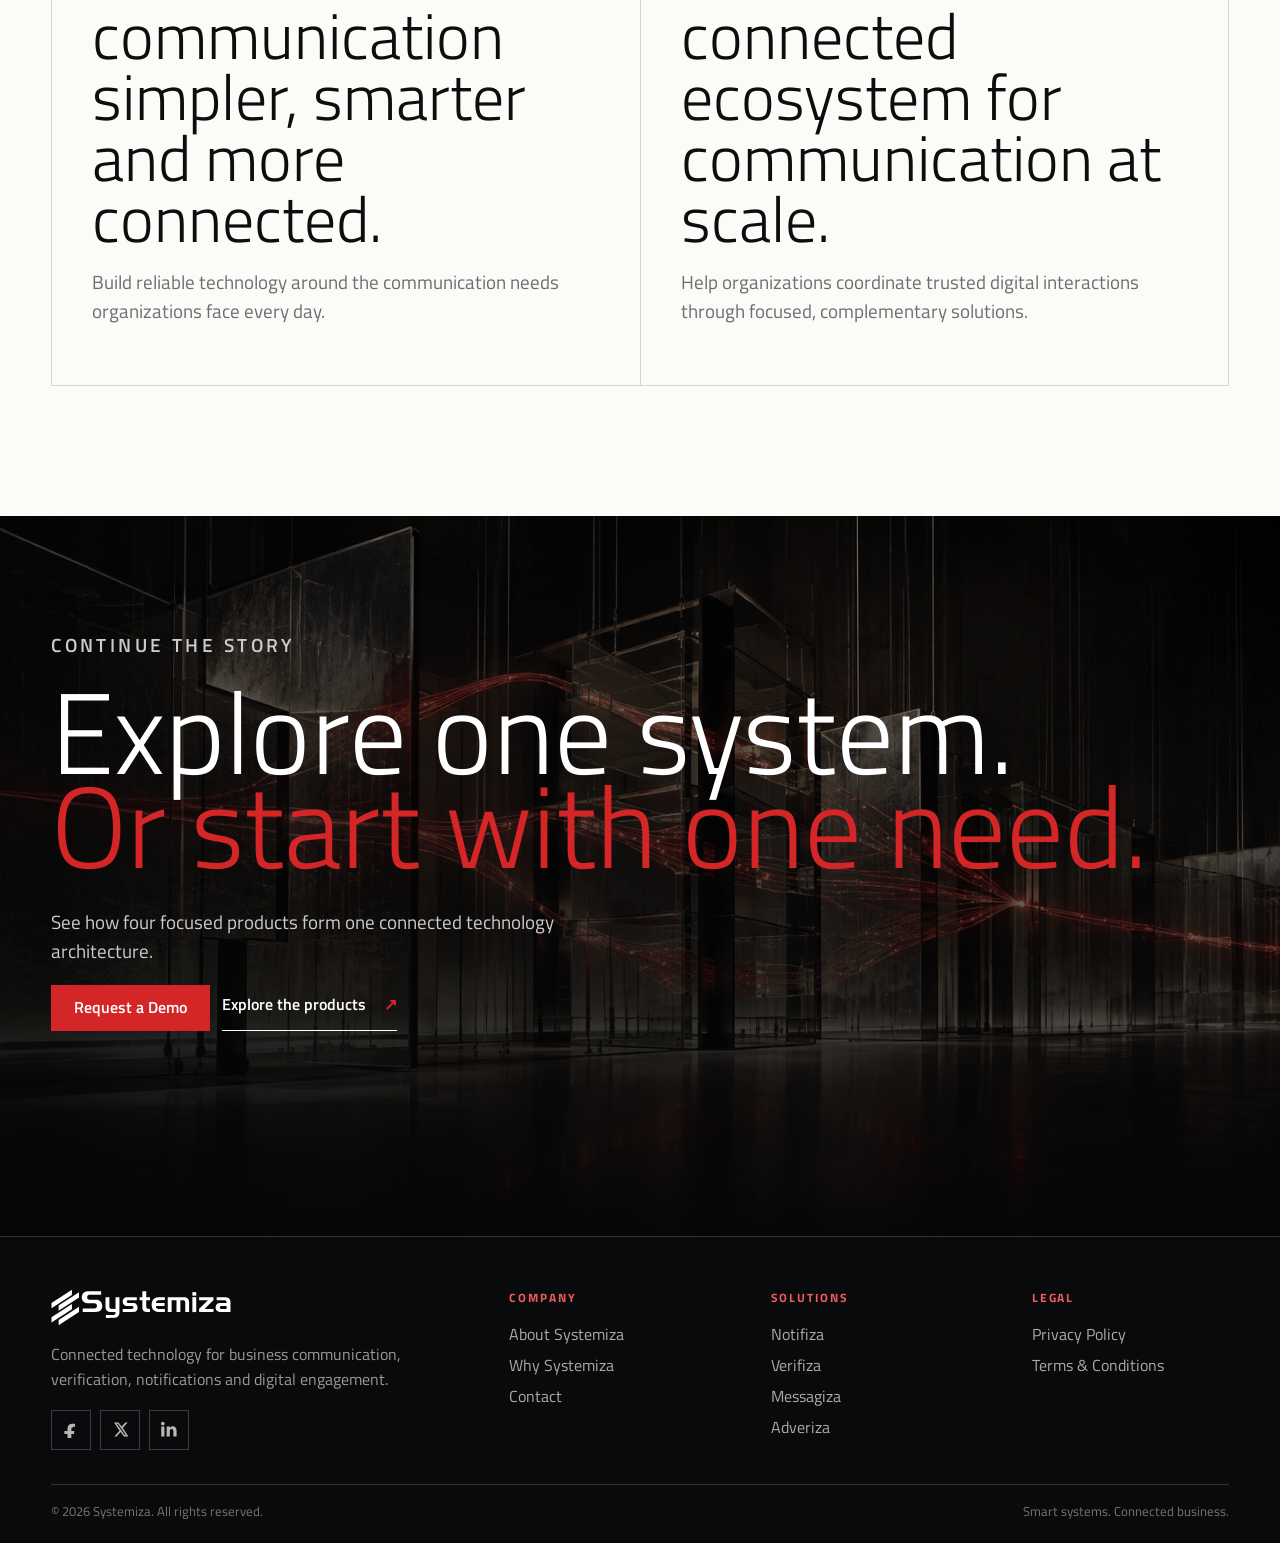
<file: about.html>
<!doctype html>
<html lang="en">
<head>
<meta charset="utf-8">
<meta name="viewport" content="width=device-width,initial-scale=1">
<title>About Systemiza | Connected Business Technology</title>
<meta name="description" content="Systemiza develops connected technology for business communication, verification, notifications and digital engagement.">
<meta property="og:title" content="About Systemiza">
<meta property="og:description" content="A focused technology company for connected business communication.">
<meta property="og:type" content="website">
<meta property="og:image" content="assets/visuals-b/systemiza-signal-field-b.jpg">
<meta name="twitter:card" content="summary_large_image">
<link rel="icon" href="assets/favicon.svg" type="image/svg+xml">
<link rel="preload" as="image" href="assets/visuals-b/systemiza-signal-field-b.jpg" fetchpriority="high">
<link rel="preconnect" href="https://fonts.googleapis.com">
<link rel="preconnect" href="https://fonts.gstatic.com" crossorigin>
<link href="https://fonts.googleapis.com/css2?family=Titillium+Web:wght@300;400;600;700&display=swap" rel="stylesheet">
<link rel="stylesheet" href="styles.css?v=22"><link rel="stylesheet" href="concept-b-extra.css?v=22"><link rel="stylesheet" href="concept-b-fixes.css?v=22"><link rel="stylesheet" href="polish.css?v=22">
</head>
<body class="b-page b-page-about" data-page="about">
<main id="main" class="b-main">

<section class="b-about-hero b-theme-dark" aria-labelledby="about-title">
<div class="b-about-hero-media" aria-hidden="true">
<img src="assets/visuals-b/systemiza-signal-field-b.jpg" width="1920" height="819" fetchpriority="high" alt="">
<div class="b-about-hero-shade"></div>
</div>
<div class="b-signal-ribbon b-signal-ribbon--vertical" aria-hidden="true"><i></i><i></i><i></i><i></i></div>
<div class="b-shell b-about-hero-layout">
<div class="b-kicker-row">
<p class="b-index">About Systemiza</p>
<p class="b-coordinate">Company architecture / 01</p>
</div>
<div class="b-about-hero-copy">
<h1 id="about-title"><span>The infrastructure</span><span>behind <em>connected</em></span><span>business communication.</span></h1>
<p>Systemiza develops connected technology that simplifies how organizations verify users, manage messaging, deliver information and coordinate digital engagement.</p>
<a class="b-text-link" href="#company-system">Explore the company system <span aria-hidden="true">↓</span></a>
</div>
<div class="b-about-hero-index" aria-label="Systemiza product roles">
<span><b>01</b> Verify</span>
<span><b>02</b> Message</span>
<span><b>03</b> Notify</span>
<span><b>04</b> Engage</span>
</div>
</div>
</section>

<section class="b-about-signal" aria-labelledby="company-position-title">
<div class="b-shell b-about-signal-grid">
<div class="b-section-index" aria-hidden="true">02</div>
<div class="b-about-signal-statement">
<p class="b-index">Company position</p>
<h2 id="company-position-title">One business journey.<br><span>Four connected roles.</span></h2>
</div>
<div class="b-about-signal-copy">
<p class="b-lead">Systemiza brings notification, verification, messaging and campaign automation into one focused product ecosystem.</p>
<p>Its role is to make essential digital interactions clearer, more reliable and easier to align with the way businesses already operate.</p>
</div>
</div>
</section>

<section class="b-about-system b-theme-ink" id="company-system" aria-labelledby="system-title">
<div class="b-shell">
<header class="b-section-intro b-section-intro--wide">
<div>
<p class="b-index">The connected-product philosophy</p>
<h2 id="system-title">Distinct products.<br>One communication architecture.</h2>
</div>
<p>Verification, messaging, notifications and engagement often belong to the same customer journey. Systemiza approaches them as connected roles rather than disconnected tools.</p>
</header>
<div class="b-system-theatre" aria-describedby="system-theatre-description">
<p class="b-visually-hidden" id="system-theatre-description">Systemiza connects Verifiza, Messagiza, Notifiza and Adveriza into one product ecosystem.</p>
<div class="b-system-word" aria-hidden="true">SYSTEM<span>IZA</span></div>
<div class="b-system-axis" aria-hidden="true"><i></i><i></i><i></i></div>
<a class="b-system-product b-system-product--verify" href="solutions/verifiza/">
<span class="b-system-product-no">01</span>
<img src="assets/product-lockups/verifiza-dark.png" width="1500" height="500" alt="Verifiza — Trusted Verification">
<strong>Establish trust</strong>
<small>Trusted verification</small>
</a>
<a class="b-system-product b-system-product--message" href="solutions/messagiza/">
<span class="b-system-product-no">02</span>
<img src="assets/product-lockups/messagiza-dark.png" width="1500" height="500" alt="Messagiza — Business Messaging">
<strong>Open the exchange</strong>
<small>Business messaging</small>
</a>
<a class="b-system-product b-system-product--notify" href="solutions/notifiza/">
<span class="b-system-product-no">03</span>
<img src="assets/product-lockups/notifiza-dark.png" width="1500" height="500" alt="Notifiza — Smart Notifications">
<strong>Deliver the moment</strong>
<small>Smart notifications</small>
</a>
<a class="b-system-product b-system-product--engage" href="solutions/adveriza/">
<span class="b-system-product-no">04</span>
<img src="assets/product-lockups/adveriza-dark.png" width="1500" height="500" alt="Adveriza — Campaign Automation">
<strong>Coordinate engagement</strong>
<small>Campaign automation</small>
</a>
</div>
</div>
</section>

<section class="b-about-problem" aria-labelledby="problem-title">
<div class="b-shell b-about-problem-layout">
<header class="b-about-problem-heading">
<p class="b-index">The communication problem</p>
<h2 id="problem-title">Business interactions rarely happen in isolation.</h2>
</header>
<div class="b-problem-track">
<article class="b-problem-beat">
<div class="b-problem-marker"><span>01</span></div>
<div>
<p class="b-overline">Fragmentation</p>
<h3>Disconnected moments</h3>
<p>Communication becomes harder to manage when each interaction is treated as a separate system concern.</p>
</div>
</article>
<article class="b-problem-beat">
<div class="b-problem-marker"><span>02</span></div>
<div>
<p class="b-overline">Alignment</p>
<h3>Clear product roles</h3>
<p>Each Systemiza product focuses on a distinct part of the communication architecture.</p>
</div>
</article>
<article class="b-problem-beat">
<div class="b-problem-marker"><span>03</span></div>
<div>
<p class="b-overline">Connection</p>
<h3>One ecosystem</h3>
<p>Together, the products form a more coherent path from trust to communication and engagement.</p>
</div>
</article>
</div>
</div>
</section>

<section class="b-principles b-theme-red" aria-labelledby="principles-title">
<div class="b-shell">
<header class="b-principles-heading">
<p class="b-index">Operating principles / 04</p>
<h2 id="principles-title">Practical technology.<br>System thinking.</h2>
</header>
<ol class="b-principles-list">
<li><span class="b-principle-index">01</span><h3>Clarity before complexity</h3><p>Technology should solve a defined business communication need.</p></li>
<li><span class="b-principle-index">02</span><h3>Integration as a foundation</h3><p>Products should fit the systems and workflows organizations already depend on.</p></li>
<li><span class="b-principle-index">03</span><h3>Reliability in operation</h3><p>Communication systems should remain understandable to the teams that run them.</p></li>
<li><span class="b-principle-index">04</span><h3>One connected product view</h3><p>Distinct capabilities become more useful when designed as a coherent ecosystem.</p></li>
</ol>
</div>
</section>

<section class="b-manifesto" aria-labelledby="mission-title">
<div class="b-shell b-manifesto-grid">
<article class="b-manifesto-panel b-manifesto-panel--mission">
<div class="b-manifesto-meta"><span>Mission</span><span>01 / 02</span></div>
<h2 id="mission-title">Make business communication simpler, smarter and more connected.</h2>
<p>Build reliable technology around the communication needs organizations face every day.</p>
</article>
<article class="b-manifesto-panel b-manifesto-panel--vision">
<div class="b-manifesto-meta"><span>Vision</span><span>02 / 02</span></div>
<h2>Create a connected ecosystem for communication at scale.</h2>
<p>Help organizations coordinate trusted digital interactions through focused, complementary solutions.</p>
</article>
</div>
</section>

<section class="b-end-scene b-theme-dark" aria-labelledby="about-cta-title">
<div class="b-end-scene-media" aria-hidden="true"><img src="assets/visuals-b/systemiza-signal-field-b.jpg" width="1920" height="819" loading="lazy" alt=""></div>
<div class="b-shell b-end-scene-content">
<p class="b-index">Continue the story</p>
<h2 id="about-cta-title">Explore one system.<br><span>Or start with one need.</span></h2>
<p>See how four focused products form one connected technology architecture.</p>
<div class="b-actions">
<a class="b-button b-button--signal" href="contact.html?type=demo">Request a Demo</a>
<a class="b-text-link b-text-link--light" href="index.html#products">Explore the products <span aria-hidden="true">↗</span></a>
</div>
</div>
</section>

</main>
<script src="app.js"></script>
</body>
</html>
</file>
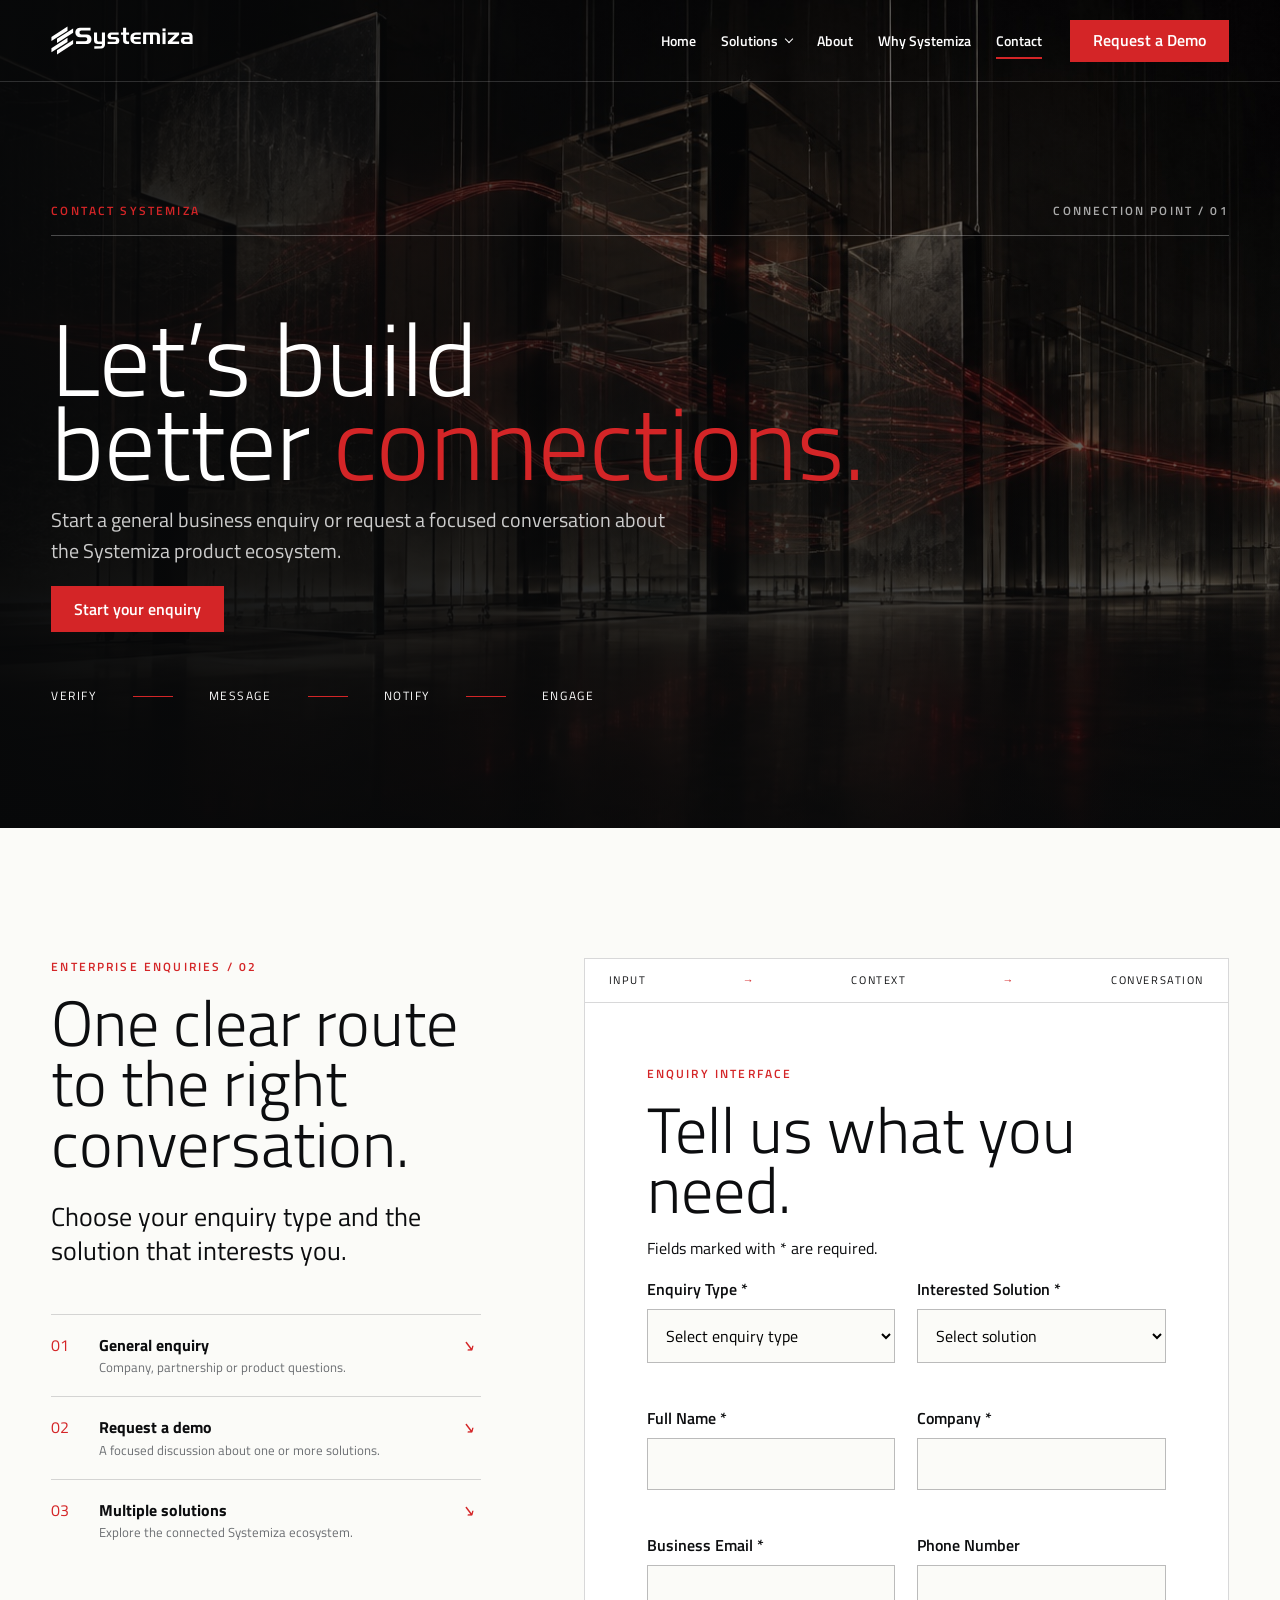
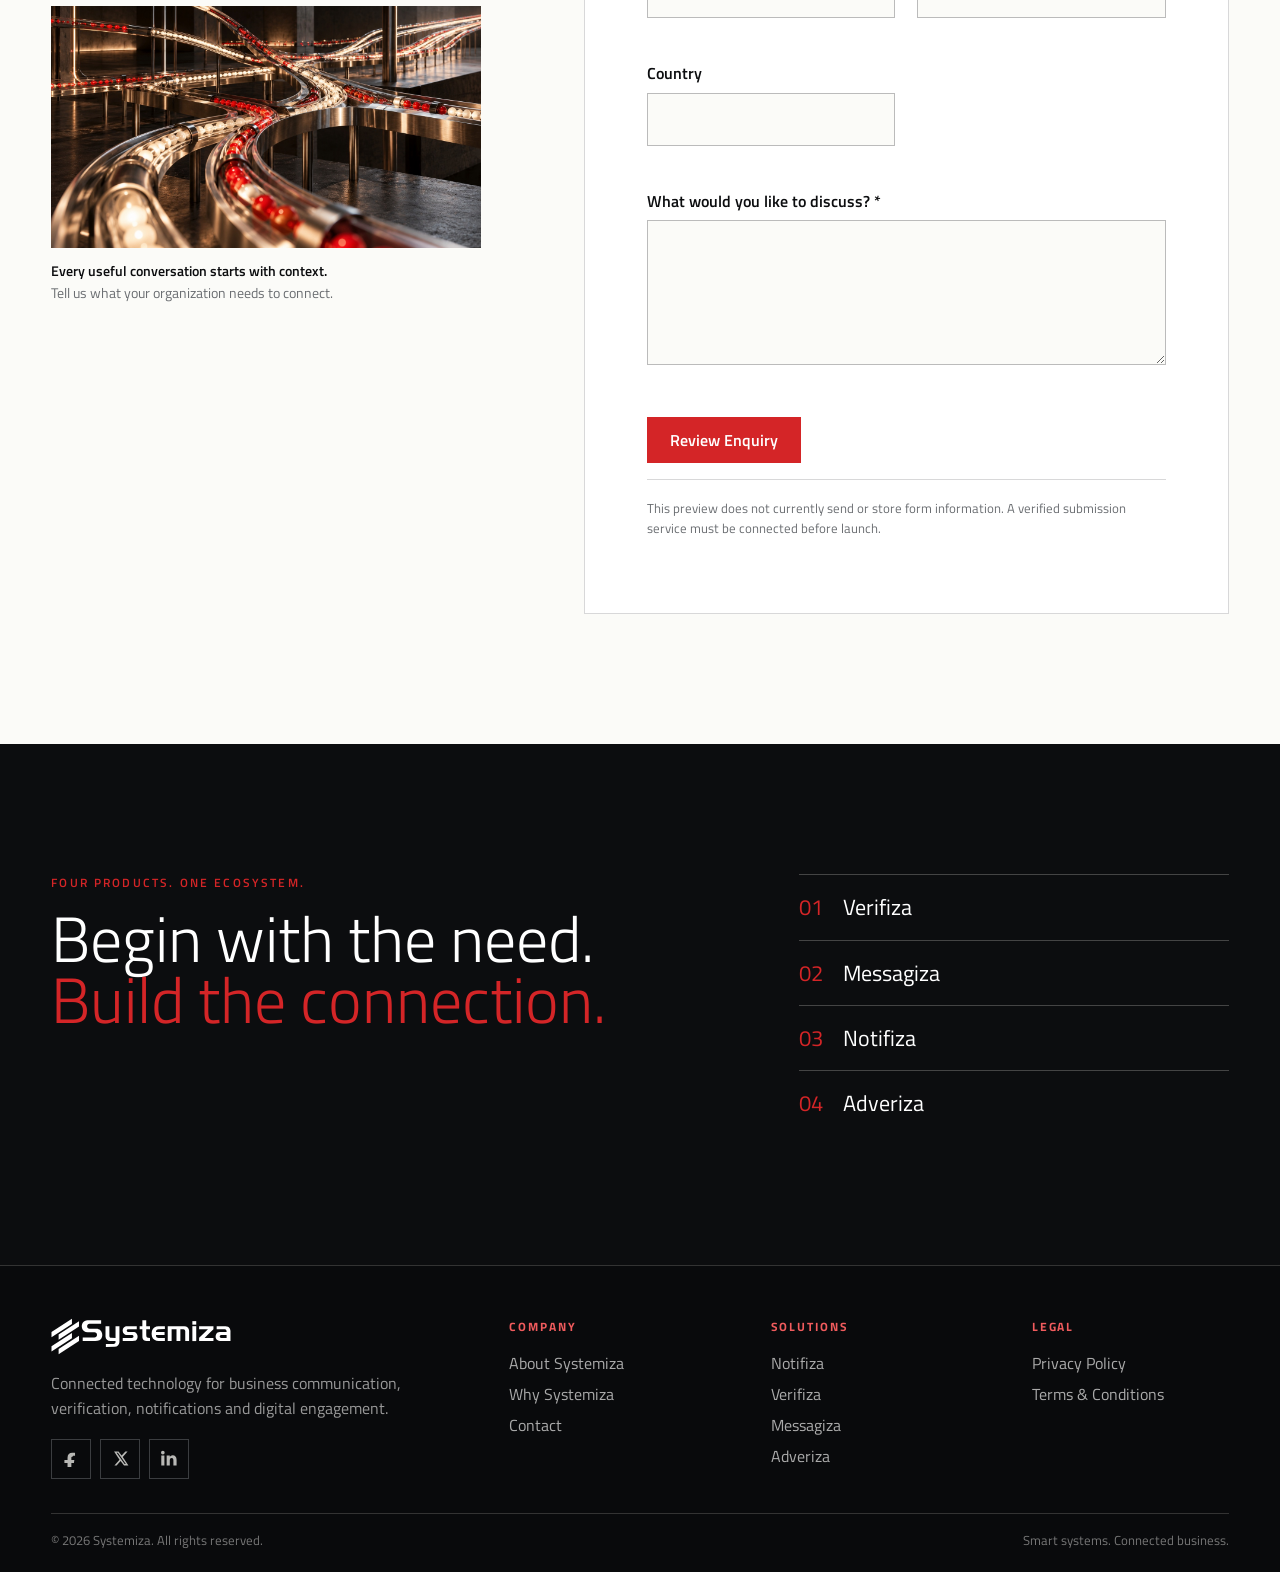
<file: contact.html>
<!doctype html>
<html lang="en">
<head>
<meta charset="utf-8">
<meta name="viewport" content="width=device-width,initial-scale=1">
<title>Contact Systemiza | Enterprise Enquiries and Demos</title>
<meta name="description" content="Contact Systemiza about business communication, verification, notification and campaign automation solutions.">
<meta property="og:title" content="Contact Systemiza">
<meta property="og:description" content="Start a general enquiry or request a Systemiza product demo.">
<meta property="og:type" content="website">
<meta property="og:image" content="assets/visuals-b/systemiza-signal-field-b.jpg">
<meta name="twitter:card" content="summary_large_image">
<link rel="icon" href="assets/favicon.svg" type="image/svg+xml">
<link rel="preload" as="image" href="assets/visuals-b/systemiza-signal-field-b.jpg" fetchpriority="high">
<link rel="preconnect" href="https://fonts.googleapis.com">
<link rel="preconnect" href="https://fonts.gstatic.com" crossorigin>
<link href="https://fonts.googleapis.com/css2?family=Titillium+Web:wght@300;400;600;700&display=swap" rel="stylesheet">
<link rel="stylesheet" href="styles.css?v=22"><link rel="stylesheet" href="concept-b-extra.css?v=22"><link rel="stylesheet" href="concept-b-fixes.css?v=22"><link rel="stylesheet" href="polish.css?v=22">
</head>
<body class="b-page b-page-contact" data-page="contact">
<main id="main" class="b-main">

<section class="b-contact-hero b-theme-dark" aria-labelledby="contact-title">
<div class="b-contact-hero-media" aria-hidden="true">
<img src="assets/visuals-b/systemiza-signal-field-b.jpg" width="1920" height="819" fetchpriority="high" alt="">
<div class="b-contact-hero-mask"></div>
</div>
<div class="b-signal-ribbon b-signal-ribbon--horizontal" aria-hidden="true"><i></i><i></i><i></i><i></i><i></i></div>
<div class="b-shell b-contact-hero-layout">
<div class="b-kicker-row">
<p class="b-index">Contact Systemiza</p>
<p class="b-coordinate">Connection point / 01</p>
</div>
<div class="b-contact-hero-copy">
<h1 id="contact-title"><span>Let’s build</span><span>better <em>connections.</em></span></h1>
<p>Start a general business enquiry or request a focused conversation about the Systemiza product ecosystem.</p>
<a class="b-button b-button--signal" href="#enquiry">Start your enquiry</a>
</div>
<div class="b-contact-hero-caption">
<span>VERIFY</span><i aria-hidden="true"></i><span>MESSAGE</span><i aria-hidden="true"></i><span>NOTIFY</span><i aria-hidden="true"></i><span>ENGAGE</span>
</div>
</div>
</section>

<section class="b-contact-stage" id="enquiry" aria-labelledby="enquiry-title">
<div class="b-shell b-contact-stage-grid">
<aside class="b-contact-context">
<div class="b-contact-context-sticky">
<p class="b-index">Enterprise enquiries / 02</p>
<h2 id="enquiry-title">One clear route to the right conversation.</h2>
<p class="b-lead">Choose your enquiry type and the solution that interests you.</p>
<nav class="b-contact-routes" aria-label="Available enquiry routes">
<a href="#enquiry-type"><span>01</span><span><strong>General enquiry</strong><small>Company, partnership or product questions.</small></span><i aria-hidden="true">↘</i></a>
<a href="#enquiry-type"><span>02</span><span><strong>Request a demo</strong><small>A focused discussion about one or more solutions.</small></span><i aria-hidden="true">↘</i></a>
<a href="#solution"><span>03</span><span><strong>Multiple solutions</strong><small>Explore the connected Systemiza ecosystem.</small></span><i aria-hidden="true">↘</i></a>
</nav>
<figure class="b-contact-visual">
<img src="assets/visuals-b/messagiza-concept-b.jpg" width="1448" height="1086" loading="lazy" alt="Conceptual red and metallic communication signals moving through a connected Systemiza environment">
<figcaption><span>Every useful conversation starts with context.</span> Tell us what your organization needs to connect.</figcaption>
</figure>
</div>
</aside>

<div class="b-contact-form-wrap">
<div class="b-contact-form-index" aria-hidden="true"><span>INPUT</span><b>→</b><span>CONTEXT</span><b>→</b><span>CONVERSATION</span></div>
<form class="b-contact-form" data-enquiry-form novalidate>
<header class="b-contact-form-heading">
<p class="b-index">Enquiry interface</p>
<h2>Tell us what you need.</h2>
<p>Fields marked with * are required.</p>
</header>
<div class="form-grid b-form-grid">
<div class="field b-field">
<label for="enquiry-type">Enquiry Type *</label>
<select id="enquiry-type" name="enquiry_type" required aria-describedby="enquiry-type-error">
<option value="">Select enquiry type</option><option>General enquiry</option><option>Request a demo</option>
</select>
<p class="field-error" id="enquiry-type-error"></p>
</div>
<div class="field b-field">
<label for="solution">Interested Solution *</label>
<select id="solution" name="solution" required aria-describedby="solution-error">
<option value="">Select solution</option><option>Notifiza</option><option>Verifiza</option><option>Messagiza</option><option>Adveriza</option><option>Multiple Solutions</option><option>Other</option>
</select>
<p class="field-error" id="solution-error"></p>
</div>
<div class="field b-field"><label for="name">Full Name *</label><input id="name" name="name" autocomplete="name" required aria-describedby="name-error"><p class="field-error" id="name-error"></p></div>
<div class="field b-field"><label for="company">Company *</label><input id="company" name="company" autocomplete="organization" required aria-describedby="company-error"><p class="field-error" id="company-error"></p></div>
<div class="field b-field"><label for="email">Business Email *</label><input id="email" type="email" name="email" autocomplete="email" required aria-describedby="email-error"><p class="field-error" id="email-error"></p></div>
<div class="field b-field"><label for="phone">Phone Number</label><input id="phone" type="tel" name="phone" autocomplete="tel" aria-describedby="phone-error"><p class="field-error" id="phone-error"></p></div>
<div class="field b-field"><label for="country">Country</label><input id="country" name="country" autocomplete="country-name" aria-describedby="country-error"><p class="field-error" id="country-error"></p></div>
<div class="field full b-field b-field--message"><label for="message">What would you like to discuss? *</label><textarea id="message" name="message" required aria-describedby="message-error"></textarea><p class="field-error" id="message-error"></p></div>
</div>
<div class="form-actions b-form-actions">
<button class="b-button b-button--signal" type="submit">Review Enquiry</button>
<p class="form-status" role="status" aria-live="polite"></p>
</div>
<p class="form-note b-form-note">This preview does not currently send or store form information. A verified submission service must be connected before launch.</p>
</form>
</div>
</div>
</section>

<section class="b-contact-close" aria-labelledby="contact-close-title">
<div class="b-shell b-contact-close-grid">
<div><p class="b-index">Four products. One ecosystem.</p><h2 id="contact-close-title">Begin with the need.<br><span>Build the connection.</span></h2></div>
<div class="b-contact-close-products" aria-label="Systemiza products">
<a href="solutions/verifiza/"><span>01</span>Verifiza</a>
<a href="solutions/messagiza/"><span>02</span>Messagiza</a>
<a href="solutions/notifiza/"><span>03</span>Notifiza</a>
<a href="solutions/adveriza/"><span>04</span>Adveriza</a>
</div>
</div>
</section>

</main>
<script src="app.js"></script>
</body>
</html>
</file>
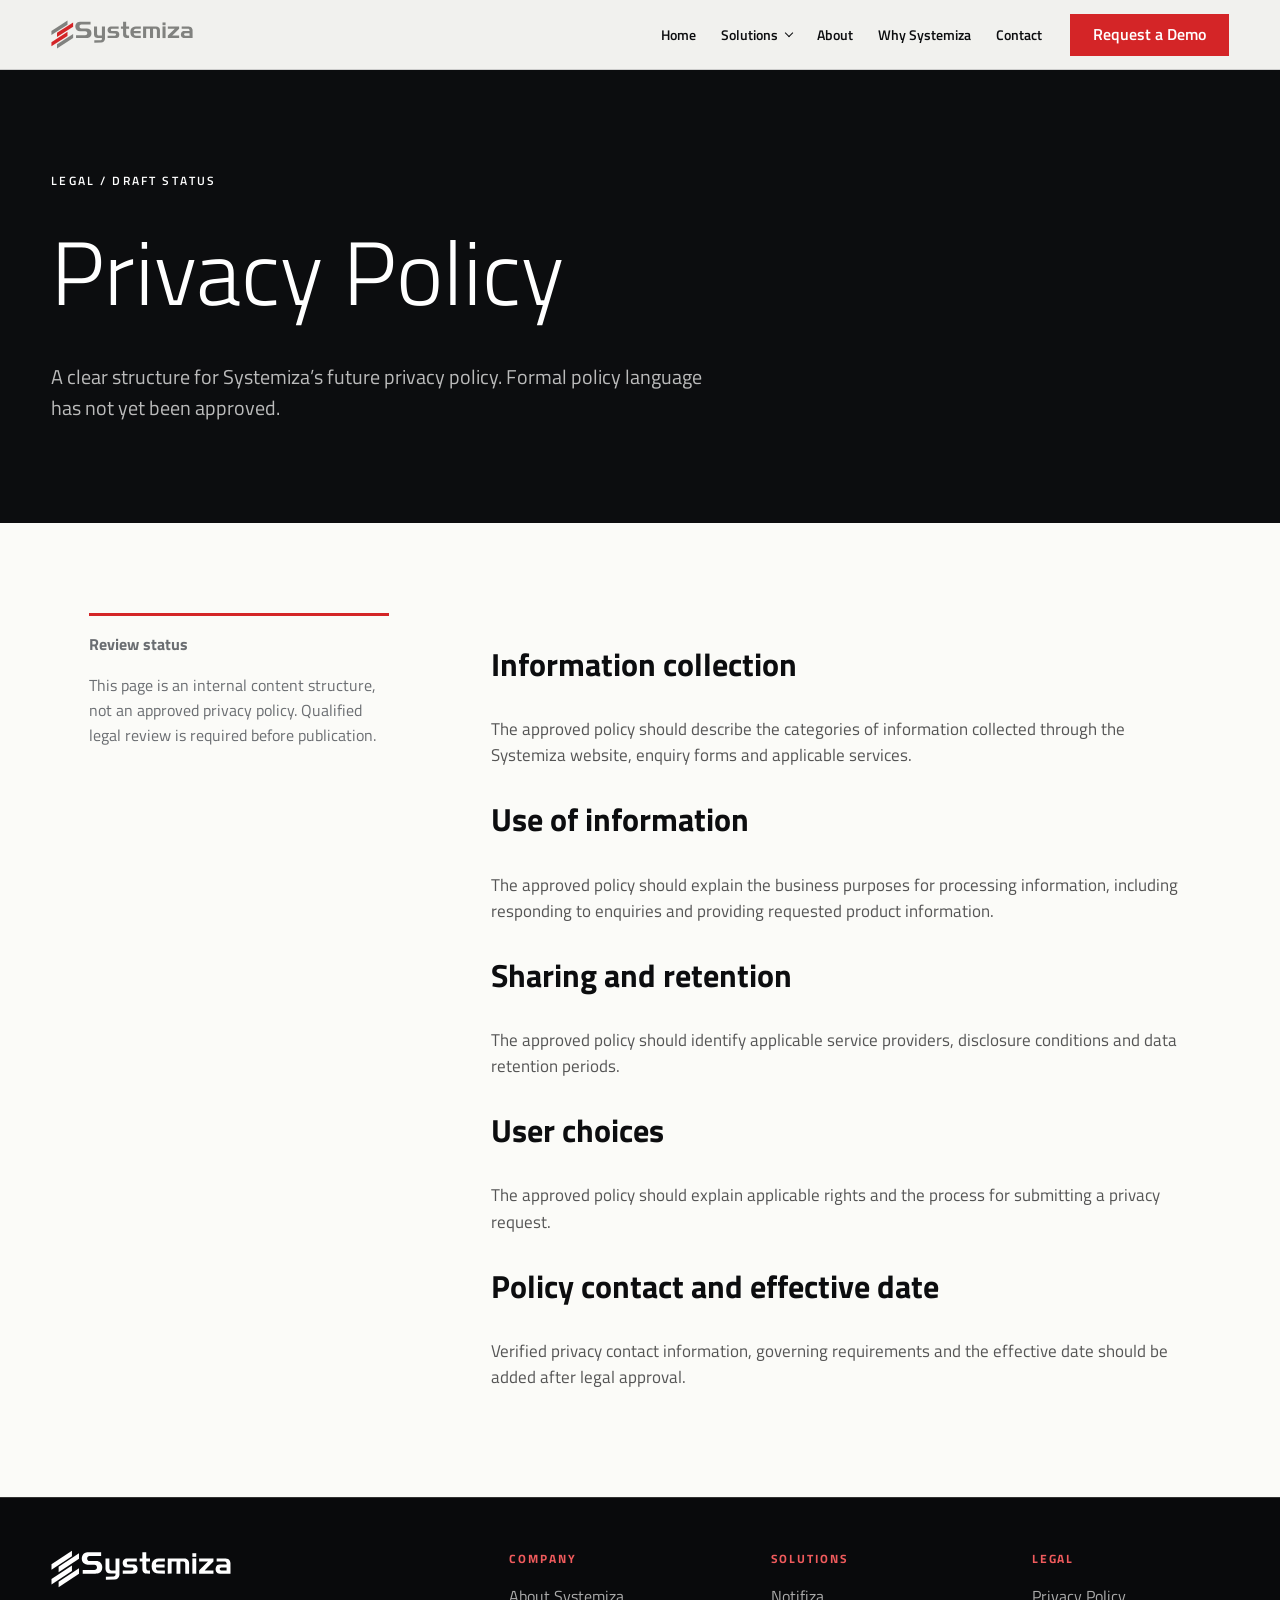
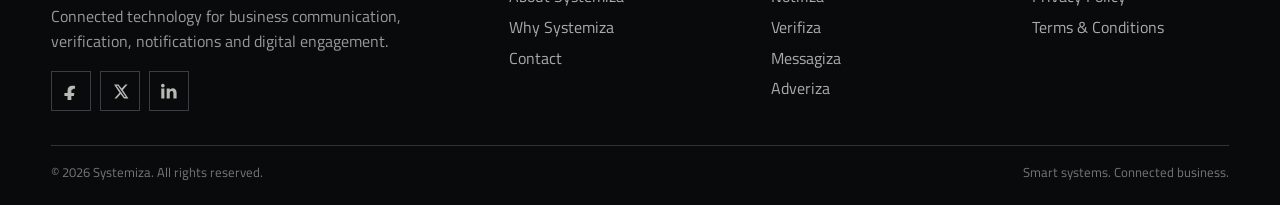
<file: privacy.html>
<!doctype html><html lang="en"><head><meta charset="utf-8"><meta name="viewport" content="width=device-width,initial-scale=1"><title>Privacy Policy | Systemiza</title><meta name="description" content="Systemiza privacy information awaiting formal legal review."><meta property="og:title" content="Privacy Policy | Systemiza"><meta property="og:type" content="website"><link rel="icon" href="assets/favicon.svg" type="image/svg+xml"><link rel="preconnect" href="https://fonts.googleapis.com"><link rel="preconnect" href="https://fonts.gstatic.com" crossorigin><link href="https://fonts.googleapis.com/css2?family=Titillium+Web:wght@300;400;600;700&display=swap" rel="stylesheet"><link rel="stylesheet" href="styles.css?v=20"><link rel="stylesheet" href="concept-b-extra.css?v=20"><link rel="stylesheet" href="concept-b-fixes.css?v=20"></head><body data-page="legal"><main id="main"><section class="page-hero legal-hero"><div class="container"><p class="page-index">Legal / Draft status</p><h1>Privacy Policy</h1><p class="intro">A clear structure for Systemiza’s future privacy policy. Formal policy language has not yet been approved.</p></div></section><section class="section"><div class="container legal-layout"><aside class="legal-status"><strong>Review status</strong><p>This page is an internal content structure, not an approved privacy policy. Qualified legal review is required before publication.</p></aside><div class="legal-copy"><h2>Information collection</h2><p>The approved policy should describe the categories of information collected through the Systemiza website, enquiry forms and applicable services.</p><h2>Use of information</h2><p>The approved policy should explain the business purposes for processing information, including responding to enquiries and providing requested product information.</p><h2>Sharing and retention</h2><p>The approved policy should identify applicable service providers, disclosure conditions and data retention periods.</p><h2>User choices</h2><p>The approved policy should explain applicable rights and the process for submitting a privacy request.</p><h2>Policy contact and effective date</h2><p>Verified privacy contact information, governing requirements and the effective date should be added after legal approval.</p></div></div></section></main><script src="app.js"></script></body></html>
</file>
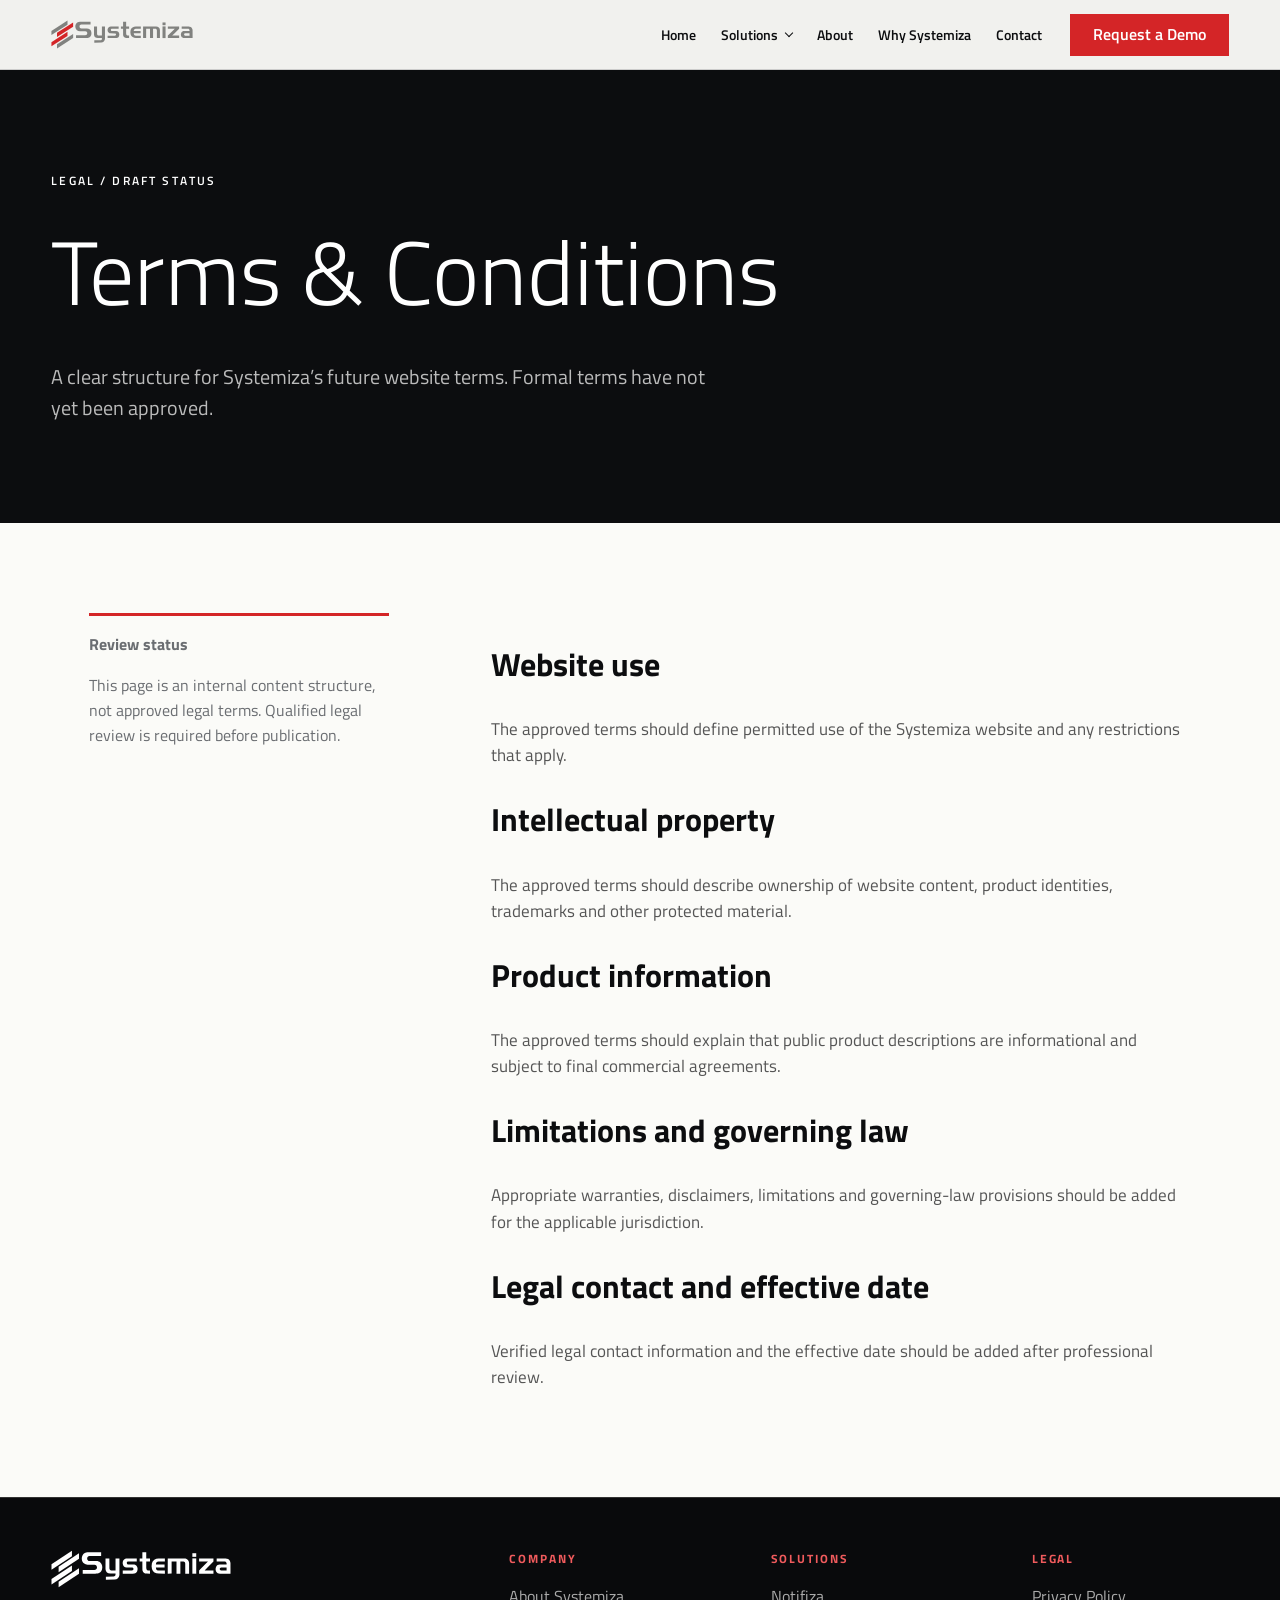
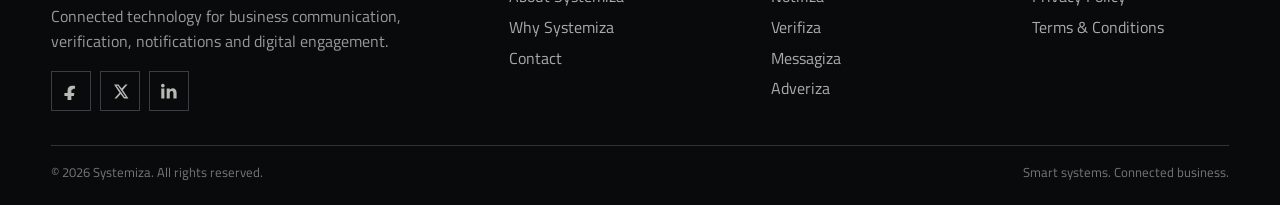
<file: terms.html>
<!doctype html><html lang="en"><head><meta charset="utf-8"><meta name="viewport" content="width=device-width,initial-scale=1"><title>Terms &amp; Conditions | Systemiza</title><meta name="description" content="Systemiza website terms structure awaiting formal legal review."><meta property="og:title" content="Terms &amp; Conditions | Systemiza"><meta property="og:type" content="website"><link rel="icon" href="assets/favicon.svg" type="image/svg+xml"><link rel="preconnect" href="https://fonts.googleapis.com"><link rel="preconnect" href="https://fonts.gstatic.com" crossorigin><link href="https://fonts.googleapis.com/css2?family=Titillium+Web:wght@300;400;600;700&display=swap" rel="stylesheet"><link rel="stylesheet" href="styles.css?v=20"><link rel="stylesheet" href="concept-b-extra.css?v=20"><link rel="stylesheet" href="concept-b-fixes.css?v=20"></head><body data-page="legal"><main id="main"><section class="page-hero legal-hero"><div class="container"><p class="page-index">Legal / Draft status</p><h1>Terms &amp; Conditions</h1><p class="intro">A clear structure for Systemiza’s future website terms. Formal terms have not yet been approved.</p></div></section><section class="section"><div class="container legal-layout"><aside class="legal-status"><strong>Review status</strong><p>This page is an internal content structure, not approved legal terms. Qualified legal review is required before publication.</p></aside><div class="legal-copy"><h2>Website use</h2><p>The approved terms should define permitted use of the Systemiza website and any restrictions that apply.</p><h2>Intellectual property</h2><p>The approved terms should describe ownership of website content, product identities, trademarks and other protected material.</p><h2>Product information</h2><p>The approved terms should explain that public product descriptions are informational and subject to final commercial agreements.</p><h2>Limitations and governing law</h2><p>Appropriate warranties, disclaimers, limitations and governing-law provisions should be added for the applicable jurisdiction.</p><h2>Legal contact and effective date</h2><p>Verified legal contact information and the effective date should be added after professional review.</p></div></div></section></main><script src="app.js"></script></body></html>
</file>
<file: styles.css>
:root{--red:#d42527;--ink:#0c0d0f;--char:#191b1e;--paper:#fbfbf8;--soft:#f1f1ed;--line:rgba(17,18,20,.16);--muted:#6b6e72;--max:1260px;--pad:clamp(22px,4vw,64px);--ease:cubic-bezier(.22,.8,.24,1)}
*{box-sizing:border-box}html{scroll-behavior:smooth;background:var(--ink)}body{margin:0;background:var(--paper);color:var(--ink);font:400 16px/1.55 'Titillium Web',sans-serif;overflow-x:hidden}body.menu-open{overflow:hidden}img{display:block;max-width:100%}a{color:inherit;text-decoration:none}button,input,select,textarea{font:inherit}.container,.b-shell,.b-frame{width:min(var(--max),calc(100% - var(--pad)*2));margin:auto}.b-visually-hidden{position:absolute!important;width:1px;height:1px;padding:0;margin:-1px;overflow:hidden;clip:rect(0 0 0 0);white-space:nowrap}.skip-link{position:fixed;z-index:1000;left:16px;top:12px;padding:10px 16px;background:var(--red);color:#fff;transform:translateY(-150%)}.skip-link:focus{transform:none}.b-index,.b-kicker,.b-coordinate,.b-overline,.page-index{font-size:12px;font-weight:600;letter-spacing:.18em;text-transform:uppercase}.b-kicker,.b-index{margin:0;color:var(--red)}.b-lead{font-size:clamp(20px,2vw,28px);line-height:1.35}.b-theme-dark,.b-theme-ink{color:#fff;background:var(--ink)}.b-theme-red{color:#fff;background:var(--red)}
.site-header{position:fixed;inset:0 0 auto;z-index:100;height:82px;color:#fff;border-bottom:1px solid rgba(255,255,255,.16);transition:.3s}.site-header.scrolled,.site-header.open,body[data-page=legal] .site-header{height:70px;background:rgba(251,251,248,.96);color:var(--ink);border-color:var(--line);backdrop-filter:blur(14px)}.nav-wrap{height:100%;display:flex;align-items:center;gap:32px}.brand{width:142px;flex:none}.brand img{width:100%;filter:brightness(0) invert(1);transition:.3s}.site-header.scrolled .brand img,.site-header.open .brand img,body[data-page=legal] .brand img{filter:none}.desktop-nav{display:flex;align-items:center;gap:25px;margin-left:auto;height:100%}.nav-link,.solutions-trigger{position:relative;display:flex;align-items:center;height:100%;padding:0;border:0;background:none;color:inherit;font-size:14px;font-weight:600;cursor:pointer}.nav-link:after,.solutions-trigger:after{content:"";position:absolute;left:0;right:100%;bottom:22px;height:2px;background:var(--red);transition:.25s}.nav-link:hover:after,.nav-link:focus-visible:after,.nav-link.active:after,.solutions-trigger:hover:after,.solutions-trigger.active:after{right:0}.chevron{width:6px;height:6px;border:solid currentColor;border-width:0 1px 1px 0;transform:rotate(45deg);margin:-4px 0 0 8px}.nav-dropdown{height:100%;position:relative}.mega{position:absolute;top:calc(100% + 1px);right:-220px;width:620px;padding:18px;background:var(--paper);color:var(--ink);box-shadow:0 24px 60px #0004;display:grid;grid-template-columns:1fr 1fr;opacity:0;visibility:hidden;transform:translateY(10px);transition:.22s var(--ease)}.nav-dropdown.open .mega{opacity:1;visibility:visible;transform:none}.mega a{display:grid;grid-template-columns:34px 1fr;gap:14px;padding:18px;border:1px solid transparent}.mega a:hover,.mega a:focus-visible{border-color:var(--line);background:#fff}.mega-index{color:var(--red);font-size:12px}.mega strong,.mega small{display:block}.mega strong{font-size:20px}.mega small{color:var(--muted)}.btn,.b-button{min-height:46px;display:inline-flex;align-items:center;justify-content:center;padding:0 22px;border:1px solid transparent;font-weight:600;transition:.2s var(--ease)}.btn:hover,.b-button:hover{transform:translateY(-2px)}.btn:focus-visible,.b-button:focus-visible,a:focus-visible,button:focus-visible,input:focus-visible,select:focus-visible,textarea:focus-visible{outline:3px solid #d4252755;outline-offset:3px}.btn-primary,.b-button--solid,.b-button--signal{background:var(--red);color:#fff}.header-cta{min-height:42px;white-space:nowrap}.menu-toggle,.mobile-panel{display:none}.mobile-panel{position:fixed;inset:70px 0 0;background:var(--paper);color:var(--ink);padding:26px var(--pad) 42px;overflow:auto}.mobile-panel>a{display:flex;align-items:center;min-height:54px;border-bottom:1px solid var(--line);font-size:25px;font-weight:600}.mobile-products{display:grid;grid-template-columns:1fr 1fr;border-bottom:1px solid var(--line);padding:10px 0 18px;gap:4px 18px}.mobile-products a{padding:9px 0;color:var(--muted)}.mobile-panel .mobile-cta{margin-top:24px;border:0;justify-content:center;color:#fff;font-size:16px}.b-button--ghost,.b-button--line{color:#fff;border-color:#ffffff80;background:transparent}.b-button--line{color:var(--ink);border-color:var(--ink)}.b-actions,.b-action-pair,.b-action-row{display:flex;gap:12px;flex-wrap:wrap}.b-text-link{display:inline-flex;align-items:center;gap:18px;font-weight:600;border-bottom:1px solid;padding-bottom:5px}.b-text-link span{color:var(--red)}
.b-hero{min-height:100svh;position:relative;color:#fff;background:var(--ink);display:flex;align-items:flex-end;overflow:hidden}.b-hero__media,.b-finale__media,.b-end-scene-media{position:absolute;inset:0}.b-hero__media img,.b-finale__media img,.b-end-scene-media img{width:100%;height:100%;object-fit:cover}.b-hero__veil{position:absolute;inset:0;background:linear-gradient(90deg,#050607dd 0%,#05060740 54%,#05060788),linear-gradient(0deg,#050607ee 0%,transparent 52%)}.b-signal-line--hero{position:absolute;left:0;right:0;top:52%;height:1px;background:linear-gradient(90deg,transparent,var(--red),transparent);box-shadow:0 0 30px var(--red);animation:sweep 7s infinite}.b-hero__content{position:relative;z-index:2;padding:150px 0 88px}.b-hero .b-kicker{color:#fff}.b-hero h1{margin:5vh 0 0;font-size:clamp(74px,10vw,154px);font-weight:300;line-height:.78;letter-spacing:-.025em;text-transform:uppercase}.b-hero h1 span,.b-hero h1 strong{display:block}.b-hero h1 strong{font-weight:700;color:transparent;-webkit-text-stroke:1px #ffffffc2;margin-left:10vw}.b-hero__lower{margin:42px 0 0 38%;display:grid;grid-template-columns:minmax(270px,1fr) auto;align-items:end;gap:42px}.b-hero__lower>p{margin:0;max-width:590px;font-size:19px;color:#fffc}.b-hero__roles{list-style:none;margin:54px 0 0;padding:14px 0 0;border-top:1px solid #ffffff55;display:grid;grid-template-columns:repeat(4,1fr)}.b-hero__roles li{display:flex;gap:18px;align-items:center;text-transform:uppercase;letter-spacing:.12em;font-size:13px}.b-hero__roles span{color:var(--red)}.b-scroll-cue{position:absolute;z-index:3;left:22px;bottom:55px;writing-mode:vertical-rl;text-transform:uppercase;letter-spacing:.16em;font-size:10px;color:#ffffffaa}
.b-declaration{padding:clamp(90px,12vw,180px) 0}.b-declaration__grid{display:grid;grid-template-columns:1fr 2fr;gap:44px}.b-declaration h2{grid-column:2;margin:0;max-width:980px;font-size:clamp(52px,7vw,104px);font-weight:300;line-height:.92;letter-spacing:-.025em}.b-declaration h2 em{font-style:normal;color:var(--red)}.b-declaration__copy{grid-column:2;display:grid;grid-template-columns:.8fr 1.2fr;gap:60px;margin-top:36px;border-top:1px solid var(--line);padding-top:28px}.b-declaration__copy p{margin:0}.b-role-score{grid-column:1/-1;display:grid;grid-template-columns:repeat(4,1fr);margin-top:70px;border:1px solid var(--line)}.b-role-score>span{min-height:168px;padding:20px;display:flex;flex-direction:column;border-right:1px solid var(--line)}.b-role-score>span:last-child{border:0}.b-role-score b{font-size:54px;font-weight:300;color:var(--red);line-height:1}.b-role-score i{font-style:normal;font-weight:600;font-size:20px;margin-top:auto}.b-role-score small{color:var(--muted)}
.b-products{background:var(--ink);color:#fff}.b-products__intro{padding:120px 0 90px;display:grid;grid-template-columns:1fr 2fr 1fr;gap:40px;align-items:end}.b-products__intro h2{margin:0;font-size:clamp(58px,7vw,100px);line-height:.9;font-weight:300}.b-products__intro h2 span{color:var(--red)}.b-products__intro>p:last-child{color:#aaa}.b-chapter{min-height:100svh;border-top:1px solid #ffffff28}.b-chapter__frame{width:min(1480px,100%);margin:auto;min-height:100svh;display:grid;grid-template-columns:58% 42%;position:relative}.b-chapter:nth-of-type(even) .b-chapter__media{grid-column:2}.b-chapter:nth-of-type(even) .b-chapter__copy{grid-column:1;grid-row:1}.b-chapter__media{margin:0;position:relative;min-height:760px;overflow:hidden}.b-chapter__media:after{content:"";position:absolute;inset:0;background:linear-gradient(90deg,transparent 55%,#0d0e10aa)}.b-chapter:nth-of-type(even) .b-chapter__media:after{background:linear-gradient(-90deg,transparent 55%,#0d0e10aa)}.b-chapter__media img{width:100%;height:100%;object-fit:cover;transition:1.2s var(--ease)}.b-chapter:hover .b-chapter__media img{transform:scale(1.025)}.b-chapter__media figcaption{position:absolute;z-index:2;left:24px;bottom:22px;font-size:11px;text-transform:uppercase;letter-spacing:.15em;color:#ddd}.b-chapter__copy{padding:clamp(60px,8vw,120px);display:flex;flex-direction:column;justify-content:center;align-items:flex-start;position:relative;z-index:2}.b-product-mark{width:min(380px,90%);margin:46px 0 38px}.b-chapter__copy h3{font-size:clamp(46px,5vw,82px);line-height:.92;font-weight:300;margin:0 0 34px}.b-chapter__copy h3 em{font-style:normal;color:var(--red)}.b-chapter__copy>p:not(.b-index){font-size:18px;color:#aaa;max-width:480px}.b-chapter__copy .b-text-link{margin-top:26px}.b-chapter__instrument{position:absolute;z-index:3;width:150px;height:70px;right:42px;bottom:42px;border:1px solid #ffffff44;background:#0a0a0aaa;backdrop-filter:blur(8px)}.b-chapter:nth-of-type(even) .b-chapter__instrument{right:auto;left:42px}.b-pulse-instrument{display:flex;align-items:center;justify-content:space-around}.b-pulse-instrument span{width:7px;height:7px;border-radius:50%;background:#fff}.b-pulse-instrument span:nth-child(2){width:18px;height:18px;background:var(--red);box-shadow:0 0 20px var(--red)}.b-pulse-instrument i,.b-scan-instrument i{position:absolute;left:10px;right:10px;height:1px;background:var(--red);animation:scan 3s infinite}.b-scan-instrument span{position:absolute;width:30px;height:30px;border:1px solid #aaa}.b-scan-instrument span:nth-child(1){left:24px;top:19px}.b-scan-instrument span:nth-child(2){left:60px;top:19px}.b-scan-instrument span:nth-child(3){left:96px;top:19px}.b-route-instrument{display:flex;align-items:center;padding:15px}.b-route-instrument i{width:100%;height:1px;background:#777;position:relative}.b-route-instrument i:after{content:"";position:absolute;width:5px;height:5px;border-radius:50%;background:var(--red);animation:route 3s linear infinite}.b-sequence-instrument{display:flex;align-items:center;justify-content:space-around;padding:12px}.b-sequence-instrument span{height:24px;width:10px;background:#777}.b-sequence-instrument span:nth-child(3){height:44px;background:var(--red)}
.b-ecosystem{padding:clamp(100px,13vw,190px) 0;background:#070809;color:#fff}.b-ecosystem__heading{display:grid;grid-template-columns:1fr 2fr 1fr;gap:40px;align-items:end}.b-ecosystem__heading h2{font-size:clamp(56px,7vw,98px);font-weight:300;line-height:.9;margin:0}.b-ecosystem__heading h2 em{font-style:normal;color:var(--red)}.b-ecosystem__heading>p:last-child{color:#aaa}.b-ecosystem__score{position:relative;margin-top:110px;display:grid;grid-template-columns:repeat(4,1fr)}.b-ecosystem__score article{min-height:290px;padding:22px;border-left:1px solid #444}.b-ecosystem__score article:last-child{border-right:1px solid #444}.b-ecosystem__score article>span{color:var(--red)}.b-ecosystem__score article p{margin:82px 0 2px;color:#999}.b-ecosystem__score h3{font-size:clamp(32px,4vw,58px);margin:0;line-height:1}.b-ecosystem__score small{display:block;margin-top:14px;color:#aaa;max-width:180px}.b-score-line{position:absolute;left:0;right:0;top:52px;height:1px;background:#555}.b-score-line i{display:block;width:10px;height:10px;border-radius:50%;background:var(--red);transform:translateY(-5px);box-shadow:0 0 20px var(--red);animation:score 7s infinite linear}.b-foundation{padding:clamp(100px,12vw,170px) 0}.b-foundation__grid{display:grid;grid-template-columns:.9fr 1.1fr;gap:9vw}.b-foundation__title{position:sticky;top:120px;align-self:start}.b-foundation__title>span{display:block;color:var(--red);font-size:clamp(130px,18vw,250px);line-height:.8;font-weight:300;opacity:.1}.b-foundation__title h2{font-size:clamp(48px,5vw,76px);line-height:.95;font-weight:300;margin:-35px 0 0}.b-foundation__ledger article{display:grid;grid-template-columns:45px 1fr;gap:0 20px;padding:28px 0;border-top:1px solid var(--line)}.b-foundation__ledger b{color:var(--red)}.b-foundation__ledger h3{font-size:26px;margin:0}.b-foundation__ledger p{grid-column:2;margin:8px 0;color:var(--muted)}
.b-industries{position:relative;background:var(--ink);color:#fff;min-height:900px;padding:120px 0;overflow:hidden}.b-industries__backdrop{position:absolute;inset:0;opacity:.2}.b-industries__backdrop img{width:100%;height:100%;object-fit:cover}.b-industries__layout{position:relative;display:grid;grid-template-columns:.8fr 1.25fr;gap:8vw}.b-industries header h2{font-size:clamp(50px,6vw,82px);font-weight:300;line-height:.95}.b-industries header em{color:var(--red);font-style:normal}.b-industries header>p:last-child{color:#aaa;max-width:480px}.b-industry-stage{grid-column:2;grid-row:1;align-self:end;min-height:350px;padding-left:50px;border-left:1px solid #ffffff55;display:flex;flex-direction:column;justify-content:flex-end}.b-industry-stage__number{font-size:130px;line-height:.8;color:var(--red);font-weight:300}.b-industry-stage__name{font-size:clamp(44px,6vw,84px);line-height:.9;margin:24px 0}.b-industry-stage__copy{font-size:20px;color:#bbb}.b-industry-index{grid-column:1/-1;margin-top:70px;display:grid;grid-template-columns:repeat(4,1fr);border-top:1px solid #555;border-left:1px solid #555}.b-industry-index button{min-height:92px;text-align:left;padding:16px;border:0;border-right:1px solid #555;border-bottom:1px solid #555;background:#0004;color:#aaa;cursor:pointer}.b-industry-index button span{color:var(--red);display:block;font-size:11px}.b-industry-index button:hover,.b-industry-index button:focus-visible,.b-industry-index button.is-active{background:#fff;color:var(--ink)}
.b-integration{padding:clamp(100px,12vw,180px) 0;background:var(--soft)}.b-integration__heading{display:grid;grid-template-columns:1fr 2fr}.b-integration__heading h2{font-size:clamp(56px,7vw,100px);font-weight:300;line-height:.9;margin:0}.b-integration__heading em{font-style:normal;color:var(--red)}.b-integration__field{height:680px;margin-top:90px;position:relative;border:1px solid var(--line);overflow:hidden;background:var(--paper)}.b-integration__field:before{content:"";position:absolute;inset:0;background-image:linear-gradient(var(--line) 1px,transparent 1px),linear-gradient(90deg,var(--line) 1px,transparent 1px);background-size:80px 80px;opacity:.35}.b-integration__word{position:absolute;font-size:clamp(130px,20vw,320px);font-weight:700;line-height:1;color:#e9e9e5;bottom:-30px;left:-10px}.b-integration__rail{position:absolute;left:50%;top:9%;bottom:9%;width:1px;background:var(--red)}.b-integration__rail i{position:absolute;top:0;left:-5px;width:11px;height:11px;border-radius:50%;background:var(--red);animation:vroute 5s infinite linear}.b-integration__core{position:absolute;left:50%;top:50%;transform:translate(-50%,-50%);width:280px;padding:28px;background:var(--ink);color:#fff}.b-integration__core img{filter:brightness(0) invert(1)}.b-integration__core small{display:block;margin-top:15px;text-align:center;text-transform:uppercase;letter-spacing:.16em}.b-endpoint{position:absolute;background:var(--paper);border:1px solid var(--line);padding:12px 18px;font-weight:600}.b-endpoint--1{left:7%;top:12%}.b-endpoint--2{right:7%;top:14%}.b-endpoint--3{left:9%;top:45%}.b-endpoint--4{right:9%;top:45%}.b-endpoint--5{left:15%;bottom:12%}.b-endpoint--6{right:12%;bottom:11%}.b-finale,.b-end-scene{min-height:720px;position:relative;color:#fff;display:flex;align-items:flex-end;background:var(--ink);overflow:hidden}.b-finale__media:after,.b-end-scene-media:after{content:"";position:absolute;inset:0;background:linear-gradient(0deg,#040506f2,#04050622),linear-gradient(90deg,#040506aa,transparent)}.b-finale__content,.b-end-scene-content{position:relative;z-index:2;padding-bottom:90px}.b-finale h2,.b-end-scene h2{font-size:clamp(68px,9vw,136px);line-height:.82;font-weight:300;margin:24px 0 34px}.b-finale h2 em,.b-end-scene h2 span{font-style:normal;color:var(--red)}.b-finale__content>p:not(.b-index),.b-end-scene-content>p{max-width:580px;font-size:19px;color:#ccc}
</file>
<file: concept-b-extra.css>
.b-about-hero,.b-contact-hero{min-height:92svh;position:relative;overflow:hidden;display:flex;align-items:flex-end}.b-about-hero-media,.b-contact-hero-media{position:absolute;inset:0}.b-about-hero-media img,.b-contact-hero-media img{width:100%;height:100%;object-fit:cover}.b-about-hero-shade,.b-contact-hero-mask{position:absolute;inset:0;background:linear-gradient(90deg,#070809ee,#07080933),linear-gradient(0deg,#070809dd,transparent)}.b-about-hero-layout,.b-contact-hero-layout{position:relative;z-index:2;padding:150px 0 70px}.b-kicker-row{display:flex;justify-content:space-between;border-bottom:1px solid #ffffff44;padding-bottom:14px}.b-coordinate{margin:0;color:#aaa}.b-about-hero-copy,.b-contact-hero-copy{margin-top:9vh}.b-about-hero-copy h1,.b-contact-hero-copy h1{font-size:clamp(58px,8vw,120px);font-weight:300;line-height:.82;margin:0}.b-about-hero-copy h1 span,.b-contact-hero-copy h1 span{display:block}.b-about-hero-copy em,.b-contact-hero-copy em{font-style:normal;color:var(--red)}.b-about-hero-copy>p,.b-contact-hero-copy>p{font-size:20px;color:#ccc;max-width:620px}.b-about-hero-index,.b-contact-hero-caption{display:flex;gap:36px;margin-top:55px;text-transform:uppercase;letter-spacing:.13em;font-size:12px}.b-about-hero-index b{color:var(--red);margin-right:8px}.b-contact-hero-caption i{width:40px;height:1px;background:var(--red);align-self:center}
.b-about-signal,.b-about-system,.b-about-problem,.b-principles,.b-manifesto,.b-contact-stage,.b-contact-close{padding:130px 0}.b-about-signal-grid{display:grid;grid-template-columns:.3fr 1.3fr .8fr;gap:6vw}.b-section-index{font-size:100px;color:var(--red);opacity:.2}.b-about-signal h2,.b-section-intro h2,.b-about-problem h2,.b-principles h2,.b-manifesto h2,.b-contact-stage h2,.b-contact-close h2{font-size:clamp(42px,5vw,74px);font-weight:300;line-height:.95;margin:15px 0}.b-about-signal h2 span,.b-contact-close h2 span{color:var(--red)}.b-section-intro{display:grid;grid-template-columns:1.5fr .7fr;gap:8vw}.b-section-intro>p{color:#aaa}.b-system-theatre{height:700px;margin-top:80px;position:relative;border:1px solid #444;overflow:hidden}.b-system-word{position:absolute;inset:auto 0 0;text-align:center;font-size:clamp(100px,18vw,260px);font-weight:700;color:#1f2124;line-height:.8}.b-system-word span{color:#301316}.b-system-axis{position:absolute;left:50%;top:0;bottom:0;border-left:1px solid var(--red)}.b-system-product{position:absolute;width:290px;padding:15px;border-top:1px solid #555;background:#0d0e10dd}.b-system-product img{height:54px;width:auto;object-fit:contain}.b-system-product strong,.b-system-product small{display:block}.b-system-product strong{margin-top:14px;font-size:19px}.b-system-product small{color:#999}.b-system-product-no{color:var(--red);font-size:11px}.b-system-product--verify{left:6%;top:10%}.b-system-product--message{right:6%;top:25%}.b-system-product--notify{left:13%;bottom:22%}.b-system-product--engage{right:13%;bottom:8%}
.b-about-problem-layout{display:grid;grid-template-columns:.8fr 1.2fr;gap:8vw}.b-about-problem-heading{position:sticky;top:110px;align-self:start}.b-problem-beat{display:grid;grid-template-columns:85px 1fr;gap:28px;padding:35px 0;border-top:1px solid var(--line)}.b-problem-marker{width:70px;height:70px;border:1px solid var(--line);display:grid;place-items:center;color:var(--red)}.b-problem-beat h3{font-size:30px;margin:4px 0}.b-problem-beat p{color:var(--muted)}.b-principles{background:var(--red);color:#fff}.b-principles-heading{display:flex;justify-content:space-between;align-items:end}.b-principles .b-kicker{color:#fff}.b-principles-list{list-style:none;padding:0;margin:65px 0 0;border-top:1px solid #ffffff66}.b-principles-list li{display:grid;grid-template-columns:80px 1fr 1fr;gap:30px;padding:28px 0;border-bottom:1px solid #ffffff66}.b-principles-list h3,.b-principles-list p{margin:0}.b-principles-list h3{font-size:28px}.b-principles-list p{color:#ffffffbf}.b-manifesto-grid{display:grid;grid-template-columns:1fr 1fr;border:1px solid var(--line)}.b-manifesto-panel{padding:40px;min-height:520px;display:flex;flex-direction:column}.b-manifesto-panel+article{border-left:1px solid var(--line)}.b-manifesto-meta{display:flex;justify-content:space-between;color:var(--red);text-transform:uppercase;letter-spacing:.15em}.b-manifesto-panel p{margin-top:auto;font-size:19px;color:var(--muted)}
.b-contact-stage-grid{display:grid;grid-template-columns:.8fr 1.2fr;gap:8vw}.b-contact-context-sticky{position:sticky;top:110px}.b-contact-routes{margin:45px 0}.b-contact-routes a{display:grid;grid-template-columns:30px 1fr 20px;gap:18px;padding:18px 0;border-top:1px solid var(--line)}.b-contact-routes strong,.b-contact-routes small{display:block}.b-contact-routes small{color:var(--muted)}.b-contact-routes>a>span:first-child,.b-contact-routes i{color:var(--red)}.b-contact-visual{margin:45px 0 0}.b-contact-visual img{aspect-ratio:16/9;object-fit:cover}.b-contact-visual figcaption{font-size:14px;color:var(--muted);margin-top:12px}.b-contact-visual figcaption span{display:block;color:var(--ink);font-weight:600}.b-contact-form-wrap{background:#fff;border:1px solid var(--line)}.b-contact-form-index{display:flex;justify-content:space-between;padding:13px 24px;border-bottom:1px solid var(--line);font-size:11px;letter-spacing:.14em}.b-contact-form-index b{color:var(--red)}.b-contact-form{padding:clamp(28px,5vw,62px)}.form-grid{display:grid;grid-template-columns:1fr 1fr;gap:22px}.field.full{grid-column:1/-1}.field label{display:block;margin-bottom:7px;font-weight:600}.field input,.field select,.field textarea{width:100%;border:1px solid #bbb;background:var(--paper);padding:13px 14px;min-height:50px;border-radius:0}.field textarea{min-height:145px}.field [aria-invalid=true]{border-color:var(--red)}.field-error{min-height:18px;margin:3px 0 0;color:#a0181b;font-size:13px}.form-actions{align-items:center;margin-top:24px}.form-note{font-size:13px;color:var(--muted);border-top:1px solid var(--line);padding-top:18px}.b-contact-close{background:var(--ink);color:#fff}.b-contact-close-grid{display:grid;grid-template-columns:1.2fr .8fr;gap:8vw}.b-contact-close-products a{display:flex;gap:20px;padding:15px 0;border-top:1px solid #444;font-size:22px}.b-contact-close-products span{color:var(--red)}
.b-product{background:var(--paper)}.b-product-hero{height:100svh;min-height:760px;position:relative;color:#fff;background:var(--ink);overflow:hidden}.b-product-hero__media{position:absolute;inset:0}.b-product-hero__media>img{width:100%;height:100%;object-fit:cover}.b-product-hero__media:after{content:"";position:absolute;inset:0;background:linear-gradient(90deg,#050607ee,#05060788 52%,#05060722),linear-gradient(0deg,#050607ee,transparent 55%)}.b-product-hero__grid{position:absolute;inset:0;background-image:linear-gradient(#ffffff12 1px,transparent 1px),linear-gradient(90deg,#ffffff12 1px,transparent 1px);background-size:10vw 10vw}.b-product-hero__echo{position:absolute;right:-.04em;bottom:-.22em;font-size:clamp(160px,25vw,380px);font-weight:700;line-height:1;color:#ffffff0f}.b-product-hero__frame{position:relative;z-index:2;height:100%;padding:120px 0 65px;display:flex;flex-direction:column}.b-product-hero__topline{display:flex;justify-content:space-between;border-bottom:1px solid #ffffff55;font-size:11px;text-transform:uppercase;letter-spacing:.15em}.b-product-hero__copy{margin-top:auto;max-width:800px}.b-product-hero__brand{width:340px;margin-bottom:30px}.b-product-hero__copy h1{font-size:clamp(54px,7vw,104px);font-weight:300;line-height:.86;margin:0}.b-product-hero__copy h1 span{display:block}.b-product-hero__copy>p{max-width:650px;font-size:19px;color:#ccc}.b-product-hero__index{position:absolute;right:0;bottom:70px;display:flex;flex-direction:column;text-align:right}.b-product-hero__index span{font-size:100px;color:var(--red);line-height:.7}
.b-product-role,.b-product-sequence,.b-capability-ledger,.b-outcome-stage{padding:130px 0}.b-product-role__layout{display:grid;grid-template-columns:.5fr 1.25fr .65fr;gap:6vw}.b-product-role__marker span,.b-product-role__aside span{font-size:11px;text-transform:uppercase;letter-spacing:.16em;color:var(--red)}.b-product-role__marker strong{display:block;font-size:64px;writing-mode:vertical-rl;margin-top:28px;color:#ddd}.b-product-role__statement h2{font-size:clamp(48px,6vw,82px);font-weight:300;line-height:.95;margin:0}.b-product-role__statement p{font-size:20px}.b-product-role__aside{border-top:1px solid var(--line);padding-top:16px}.b-product-role__aside p{color:var(--muted)}.b-product-sequence{background:var(--ink);color:#fff}.b-sequence-heading{display:grid;grid-template-columns:.6fr 1.3fr .7fr;gap:5vw;align-items:end}.b-sequence-heading>p:first-child{color:var(--red);text-transform:uppercase;letter-spacing:.15em}.b-sequence-heading h2{font-size:clamp(50px,6vw,82px);font-weight:300;line-height:.92;margin:0}.b-sequence-heading>p:last-child{color:#aaa}.b-sequence-canvas{height:440px;margin-top:80px;border:1px solid #444;position:relative;overflow:hidden;background:radial-gradient(circle at 50% 50%,#202226,#0d0e10 65%)}.b-sequence-steps{list-style:none;padding:0;margin:0;display:grid;grid-template-columns:repeat(4,1fr);border-left:1px solid #444}.b-sequence-step{display:flex;gap:14px;padding:22px;border-right:1px solid #444}.b-sequence-step>span{color:var(--red)}.b-sequence-step h3,.b-sequence-step p{margin:0}.b-sequence-step p{color:#999;margin-top:6px}
.b-pulse-origin,.b-pulse-destination,.b-scan-request,.b-scan-continuation,.b-route-source,.b-route-destination{position:absolute;top:50%;transform:translateY(-50%);text-align:center}.b-pulse-origin,.b-scan-request,.b-route-source{left:8%}.b-pulse-destination,.b-scan-continuation,.b-route-destination{right:8%}.b-pulse-origin span,.b-pulse-destination span,.b-scan-request span,.b-scan-continuation span,.b-route-source span,.b-route-destination span{display:block;width:36px;height:36px;border:1px solid #777;margin:0 auto 14px;border-radius:50%}.b-pulse-path,.b-route-streams{position:absolute;left:22%;right:22%;top:50%;height:1px;background:#555}.b-pulse-path i{position:absolute;width:10px;height:10px;border-radius:50%;background:var(--red);top:-5px;animation:score 5s infinite linear}.b-scan-gate{position:absolute;left:50%;top:15%;bottom:15%;width:2px;background:var(--red);box-shadow:0 0 25px var(--red)}.b-scan-status,.b-route-core,.b-orchestration-core{position:absolute;left:50%;top:50%;transform:translate(-50%,-50%);padding:22px 30px;border:1px solid #666;background:var(--char);text-align:center}.b-route-streams{height:80px;background:repeating-linear-gradient(0deg,transparent 0 15px,#555 16px 17px)}.b-orchestration-rings{position:absolute;left:50%;top:50%;transform:translate(-50%,-50%);width:300px;height:300px;border:1px solid #555;border-radius:50%;box-shadow:0 0 0 70px transparent,0 0 0 71px #333}.b-orchestration-node{position:absolute;padding:8px 12px;border:1px solid #555;background:var(--ink)}.b-orchestration-node--plan{left:8%;top:15%}.b-orchestration-node--configure{right:8%;top:15%}.b-orchestration-node--activate{right:8%;bottom:15%}.b-orchestration-node--review{left:8%;bottom:15%}
.b-ledger-heading{display:grid;grid-template-columns:.6fr 1.4fr;gap:6vw}.b-ledger-heading p{color:var(--red);text-transform:uppercase;letter-spacing:.15em}.b-ledger-heading h2{font-size:clamp(46px,5vw,74px);font-weight:300;line-height:.95;margin:0}.b-ledger-list{margin-top:70px}.b-ledger-row{display:grid;grid-template-columns:60px .8fr 1.2fr;gap:30px;padding:30px 0;border-top:1px solid var(--line)}.b-ledger-row>span{color:var(--red)}.b-ledger-row h3{font-size:27px;margin:0}.b-ledger-row p{margin:0;color:var(--muted)}.b-outcome-stage{background:var(--soft)}.b-outcome-stage__layout{display:grid;grid-template-columns:.7fr 1.3fr;gap:8vw}.b-outcome-stage__title{position:sticky;top:110px;align-self:start}.b-outcome-stage__title h2{font-size:clamp(46px,5vw,74px);font-weight:300;line-height:.95}.b-outcome-field{display:grid;grid-template-columns:1fr 1fr}.b-outcome{min-height:270px;padding:28px;border:1px solid var(--line);margin:-1px 0 0 -1px;display:flex;flex-direction:column}.b-outcome>span{color:var(--red)}.b-outcome h3{font-size:30px;margin:auto 0 10px}.b-outcome p{color:var(--muted)}.b-outcome--primary{background:var(--red);color:#fff}.b-outcome--primary>span,.b-outcome--primary p{color:#fff}.b-ecosystem-ribbon{background:var(--ink);color:#fff;padding:50px 0}.b-ecosystem-ribbon__links{display:grid;grid-template-columns:repeat(3,1fr);margin-top:25px}.b-ecosystem-ribbon__links a{padding:20px;border-left:1px solid #444}.b-ecosystem-ribbon__links span,.b-ecosystem-ribbon__links strong,.b-ecosystem-ribbon__links small{display:block}.b-ecosystem-ribbon__links span{color:var(--red);font-size:11px}.b-ecosystem-ribbon__links strong{font-size:28px}.b-ecosystem-ribbon__links small{color:#999}.b-product-cta{padding:110px 0;background:var(--red);color:#fff}.b-product-cta__layout{display:grid;grid-template-columns:1.4fr .6fr;gap:8vw;align-items:end}.b-product-cta h2{font-size:clamp(54px,7vw,96px);font-weight:300;line-height:.9}.b-product-cta .b-button--solid{background:#fff;color:var(--ink)}
.page-hero{padding:160px 0 80px;background:var(--ink);color:#fff}.page-hero h1{font-size:clamp(54px,7vw,90px);font-weight:300;margin:12px 0}.page-hero .intro{max-width:680px;font-size:20px;color:#bbb}.section{padding:90px 0}.legal-layout{display:grid;grid-template-columns:300px minmax(0,700px);gap:8vw;justify-content:center}.legal-status{border-top:3px solid var(--red);padding-top:16px;color:var(--muted)}.legal-copy h2{font-size:32px}.legal-copy p{font-size:17px;color:#555}.site-footer{padding:80px 0 26px;background:#090a0c;color:#fff;border-top:1px solid #333}.footer-grid{display:grid;grid-template-columns:2fr repeat(3,1fr);gap:6vw}.footer-brand img{width:180px;filter:brightness(0) invert(1)}.footer-brand p{max-width:350px;color:#999}.footer-col h3{font-size:12px;text-transform:uppercase;letter-spacing:.16em;color:var(--red)}.footer-col a{display:block;color:#aaa;padding:5px 0}.footer-bottom{margin-top:60px;padding-top:20px;border-top:1px solid #333;display:flex;justify-content:space-between;color:#777;font-size:13px}
@keyframes score{from{left:0}to{left:100%}}
@media(max-width:900px){.site-header,.site-header.scrolled,.site-header.open{height:70px}.desktop-nav,.header-cta{display:none}.nav-wrap{justify-content:space-between}.menu-toggle{display:grid;width:46px;height:46px;border:0;background:none;padding:12px;align-content:center;gap:6px}.menu-toggle span{height:1px;background:currentColor}.site-header.open .menu-toggle span:nth-child(1){transform:translateY(7px) rotate(45deg)}.site-header.open .menu-toggle span:nth-child(2){opacity:0}.site-header.open .menu-toggle span:nth-child(3){transform:translateY(-7px) rotate(-45deg)}.site-header.open .mobile-panel{display:block}.b-hero h1{font-size:clamp(65px,13vw,108px)}.b-hero h1 strong{margin-left:0}.b-hero__lower{margin-left:0;grid-template-columns:1fr}.b-scroll-cue{display:none}.b-declaration__grid{grid-template-columns:1fr}.b-declaration h2,.b-declaration__copy{grid-column:auto}.b-role-score{grid-column:auto;grid-template-columns:1fr 1fr}.b-products__intro,.b-ecosystem__heading{grid-template-columns:1fr}.b-products__intro>p:last-child,.b-ecosystem__heading>p:last-child{grid-column:auto}.b-chapter,.b-chapter__frame{min-height:auto}.b-chapter__frame{grid-template-columns:1fr}.b-chapter__media,.b-chapter:nth-of-type(even) .b-chapter__media{grid-column:1;grid-row:auto;min-height:520px}.b-chapter__copy,.b-chapter:nth-of-type(even) .b-chapter__copy{grid-column:1;grid-row:auto}.b-ecosystem__score{grid-template-columns:1fr 1fr}.b-score-line{display:none}.b-foundation__grid,.b-industries__layout{grid-template-columns:1fr}.b-foundation__title{position:static}.b-industry-stage{grid-column:auto;grid-row:auto}.b-industry-index{grid-template-columns:1fr 1fr}.b-integration__field{height:auto;padding:280px 24px 28px;display:grid;grid-template-columns:1fr 1fr;gap:10px}.b-integration__word{font-size:120px;top:15px;bottom:auto}.b-integration__core{top:125px}.b-endpoint{position:relative!important;inset:auto!important;text-align:center}.b-about-signal-grid,.b-about-problem-layout,.b-contact-stage-grid,.b-product-role__layout,.b-sequence-heading,.b-ledger-heading,.b-outcome-stage__layout,.b-product-cta__layout{grid-template-columns:1fr}.b-section-index{display:none}.b-section-intro{grid-template-columns:1fr}.b-about-problem-heading,.b-contact-context-sticky,.b-outcome-stage__title{position:static}.b-manifesto-grid{grid-template-columns:1fr}.b-manifesto-panel+article{border-left:0;border-top:1px solid var(--line)}.b-product-hero__index{display:none}.b-product-role__marker strong{writing-mode:initial}.b-sequence-steps{grid-template-columns:1fr 1fr}}
@media(max-width:640px){:root{--pad:20px}.b-button,.btn{width:100%}.b-actions,.b-action-pair,.b-action-row{display:grid;width:100%}.b-hero{min-height:780px}.b-hero__content{padding:108px 0 55px}.b-hero h1{font-size:clamp(52px,16vw,74px)}.b-hero__roles{grid-template-columns:1fr 1fr}.b-declaration,.b-products__intro,.b-ecosystem,.b-foundation,.b-industries,.b-integration,.b-about-signal,.b-about-system,.b-about-problem,.b-principles,.b-manifesto,.b-contact-stage,.b-contact-close,.b-product-role,.b-product-sequence,.b-capability-ledger,.b-outcome-stage{padding:80px 0}.b-declaration h2,.b-products__intro h2,.b-ecosystem__heading h2,.b-integration__heading h2{font-size:46px}.b-declaration__copy{grid-template-columns:1fr}.b-role-score{grid-template-columns:1fr}.b-products__intro{display:block}.b-chapter__media,.b-chapter:nth-of-type(even) .b-chapter__media{min-height:390px}.b-chapter__copy h3{font-size:44px}.b-ecosystem__score{grid-template-columns:1fr}.b-industry-index{grid-template-columns:1fr}.b-integration__heading{grid-template-columns:1fr}.b-integration__field{grid-template-columns:1fr;padding-top:260px}.b-finale h2,.b-end-scene h2{font-size:60px}.b-about-hero-copy h1,.b-contact-hero-copy h1{font-size:53px}.b-system-theatre{height:auto;padding:30px 16px;display:grid;gap:12px}.b-system-word,.b-system-axis{display:none}.b-system-product{position:relative!important;inset:auto!important;width:100%}.b-principles-list li{grid-template-columns:45px 1fr}.b-principles-list p{grid-column:2}.form-grid{grid-template-columns:1fr}.field.full{grid-column:auto}.b-contact-close-grid{grid-template-columns:1fr}.b-product-hero{height:auto;min-height:800px}.b-product-hero__frame{min-height:800px}.b-product-hero__brand{width:260px}.b-product-hero__copy h1{font-size:50px}.b-sequence-steps{grid-template-columns:1fr}.b-ledger-row{grid-template-columns:35px 1fr}.b-ledger-row p{grid-column:2}.b-outcome-field{grid-template-columns:1fr}.b-ecosystem-ribbon__links{grid-template-columns:1fr}.b-ecosystem-ribbon__links a{border-left:0;border-top:1px solid #444}.legal-layout{grid-template-columns:1fr}.footer-grid{grid-template-columns:1fr 1fr}.footer-brand{grid-column:1/-1}.footer-bottom{display:block}}
@media(prefers-reduced-motion:reduce){html{scroll-behavior:auto}*,*:before,*:after{animation:none!important;transition:none!important}}
</file>
<file: concept-b-fixes.css>
.b-product-hero{min-height:900px}.b-product-hero__copy h1{font-size:clamp(54px,6vw,82px)}
@media(max-width:1100px){.desktop-nav{gap:15px}.nav-link,.solutions-trigger{font-size:13px}.header-cta{padding-inline:14px}.b-product-hero__brand{width:270px;margin-bottom:18px}.b-product-hero__copy>p{margin:13px 0}.b-product-hero__frame{padding-bottom:42px}}
@media(max-width:900px){.b-declaration__copy{grid-template-columns:1fr 1fr}.b-role-score>span:nth-child(2){border-right:0}.b-industry-stage{min-height:300px}.b-product-hero{height:auto;min-height:880px}.b-product-hero__frame{min-height:880px}.b-outcome-field{margin-top:30px}.footer-grid{grid-template-columns:1.5fr 1fr 1fr}.footer-brand{grid-row:1/3}.footer-col:last-child{grid-column:2}}
@media(max-width:640px){.mobile-products{grid-template-columns:1fr}.b-hero__lower>p{font-size:17px}.b-declaration__copy{grid-template-columns:1fr}.b-role-score>span{min-height:126px;border-right:0;border-bottom:1px solid var(--line)}.b-chapter__copy,.b-chapter:nth-of-type(even) .b-chapter__copy{padding:45px var(--pad) 90px}.b-industry-stage{padding-left:20px;min-height:250px}.b-industry-stage__number{font-size:88px}.b-industry-stage__name{font-size:44px}.b-integration__word{font-size:82px}.b-about-hero,.b-contact-hero{min-height:800px}.b-about-hero-index{display:grid;grid-template-columns:1fr 1fr;gap:12px}.b-contact-hero-caption{gap:8px;flex-wrap:wrap}.b-principles-heading{display:block}.b-contact-form{padding:26px 20px}.b-product-hero__media>img{object-position:62% center}.b-product-hero__copy h1{font-size:46px}.b-product-role__marker strong{font-size:42px}.b-sequence-canvas{height:360px}.b-pulse-origin,.b-scan-request,.b-route-source{left:4%}.b-pulse-destination,.b-scan-continuation,.b-route-destination{right:4%}.b-pulse-path,.b-route-streams{left:26%;right:26%}.b-outcome{min-height:220px}.b-product-cta h2{font-size:50px}.footer-grid{grid-template-columns:1fr 1fr}.footer-brand{grid-column:1/-1;grid-row:auto}.footer-col:last-child{grid-column:auto}}
</file>
<file: hero-building.css>
/* Homepage opening scene — composed around the supplied Systemiza building image. */
.b-hero--building {
  min-height: 100svh;
  height: auto;
  align-items: stretch;
  isolation: isolate;
}

.b-home .menu-toggle {
  color: inherit;
}

.b-hero--building .b-hero__media img {
  width: 100%;
  height: 100%;
  object-fit: cover;
  object-position: 50% 48%;
  image-rendering: auto;
}

.b-hero--building .b-hero__veil {
  background:
    linear-gradient(180deg, rgba(4,5,6,.54) 0%, rgba(4,5,6,.05) 28%, rgba(4,5,6,.03) 52%, rgba(4,5,6,.9) 100%),
    linear-gradient(90deg, rgba(4,5,6,.34) 0%, transparent 35%, transparent 76%, rgba(4,5,6,.24) 100%);
}

.b-hero--building .b-signal-line--hero {
  top: 49%;
  opacity: .42;
  mix-blend-mode: screen;
}

.b-hero--building .b-hero__content {
  min-height: 100svh;
  padding: 128px 0 30px;
  display: grid;
  grid-template-columns: minmax(0, 1.45fr) minmax(320px, .55fr);
  grid-template-rows: auto 1fr auto;
  column-gap: clamp(44px, 6vw, 96px);
}

.b-hero__topline {
  grid-column: 1 / -1;
  display: flex;
  align-items: center;
  justify-content: space-between;
  gap: 24px;
  padding-bottom: 13px;
  border-bottom: 1px solid rgba(255,255,255,.34);
}

.b-hero__topline p {
  margin: 0;
  color: rgba(255,255,255,.82);
  font-size: 11px;
  font-weight: 600;
  letter-spacing: .17em;
  text-transform: uppercase;
}

.b-hero--building h1 {
  grid-column: 1;
  grid-row: 2;
  align-self: end;
  max-width: 850px;
  margin: 0 0 28px;
  font-size: clamp(64px, 6.7vw, 104px);
  line-height: .84;
  letter-spacing: -.025em;
  text-transform: none;
}

.b-hero--building h1 span,
.b-hero--building h1 strong {
  display: block;
}

.b-hero--building h1 span {
  font-weight: 300;
}

.b-hero--building h1 strong {
  margin-left: 0;
  color: transparent;
  font-weight: 600;
  -webkit-text-stroke: 1px rgba(255,255,255,.9);
  text-stroke: 1px rgba(255,255,255,.9);
}

.b-hero--building .b-hero__lower {
  grid-column: 2;
  grid-row: 2;
  align-self: end;
  display: block;
  margin: 0 0 28px;
  padding: 4px 0 4px 24px;
  border-left: 2px solid var(--red);
}

.b-hero--building .b-hero__lower > p {
  max-width: 430px;
  font-size: 17px;
  line-height: 1.55;
  color: rgba(255,255,255,.84);
}

.b-hero--building .b-hero__lower .b-actions {
  margin-top: 22px;
}

.b-hero--building .b-hero__roles {
  grid-column: 1 / -1;
  grid-row: 3;
  margin: 0;
  padding-top: 14px;
}

.b-hero--building .b-scroll-cue {
  bottom: 38px;
}

@media (max-width: 1100px) {
  .b-hero--building .b-hero__content {
    grid-template-columns: minmax(0, 1fr) minmax(290px, .48fr);
    column-gap: 36px;
  }

  .b-hero--building h1 {
    font-size: clamp(58px, 6.7vw, 74px);
  }

  .b-hero--building .b-hero__lower {
    padding-left: 18px;
  }

  .b-hero--building .b-hero__lower .b-actions {
    display: grid;
  }
}

@media (max-width: 900px) {
  .b-hero--building .b-hero__media img {
    object-position: 51% 48%;
  }

  .b-hero--building .b-hero__content {
    grid-template-columns: 1fr;
    grid-template-rows: auto 1fr auto auto;
    padding-top: 104px;
  }

  .b-hero--building h1 {
    grid-column: 1;
    grid-row: 2;
    max-width: 720px;
    margin-bottom: 16px;
    font-size: clamp(58px, 9vw, 72px);
  }

  .b-hero--building .b-hero__lower {
    grid-column: 1;
    grid-row: 3;
    display: grid;
    grid-template-columns: minmax(0, 1fr) auto;
    gap: 24px;
    align-items: end;
    margin-bottom: 22px;
    max-width: none;
  }

  .b-hero--building .b-hero__lower .b-actions {
    display: flex;
    margin-top: 0;
  }

  .b-hero--building .b-hero__roles {
    grid-row: 4;
  }
}

@media (max-width: 640px) {
  .b-hero--building {
    min-height: max(900px, 100svh);
    display: block;
    background: #070809;
  }

  .b-hero--building .b-hero__media {
    inset: 0 0 auto;
    height: clamp(390px, 54svh, 470px);
  }

  .b-hero--building .b-hero__media img {
    object-position: 51% 48%;
  }

  .b-hero--building .b-hero__veil {
    background:
      linear-gradient(180deg, rgba(4,5,6,.32) 0%, rgba(4,5,6,0) 45%, #070809 100%),
      linear-gradient(90deg, rgba(4,5,6,.12), transparent 55%, rgba(4,5,6,.12));
  }

  .b-hero--building .b-signal-line--hero {
    top: 47%;
  }

  .b-hero--building .b-hero__content {
    min-height: max(900px, 100svh);
    padding: calc(clamp(390px, 54svh, 470px) + 18px) 0 30px;
    display: flex;
    flex-direction: column;
  }

  .b-hero__topline {
    padding-bottom: 10px;
  }

  .b-hero__topline p:last-child {
    display: none;
  }

  .b-hero__topline p {
    font-size: 9px;
    letter-spacing: .14em;
  }

  .b-hero--building h1 {
    margin: 18px 0 16px;
    max-width: 100%;
    font-size: clamp(43px, 12.5vw, 54px);
    line-height: .88;
  }

  .b-hero--building h1 strong {
    color: #fff;
    -webkit-text-stroke: 0;
    text-stroke: 0;
  }

  .b-hero--building .b-hero__lower {
    display: block;
    margin: 0;
    padding: 0;
    border-left: 0;
  }

  .b-hero--building .b-hero__lower > p {
    margin: 0;
    font-size: 16px;
  }

  .b-hero--building .b-hero__lower .b-actions {
    display: grid;
    grid-template-columns: 1fr 1fr;
    gap: 9px;
    margin-top: 18px;
  }

  .b-hero--building .b-hero__lower .b-button {
    width: 100%;
    min-height: 47px;
    padding-inline: 12px;
    font-size: 14px;
  }

  .b-hero--building .b-hero__roles {
    margin-top: auto;
    grid-template-columns: 1fr 1fr;
    gap: 9px 18px;
    padding-top: 12px;
  }
}

@media (max-width: 380px) {
  .b-hero--building .b-hero__media {
    height: clamp(370px, 52svh, 430px);
  }

  .b-hero--building .b-hero__content {
    padding-top: calc(clamp(370px, 52svh, 430px) + 16px);
  }

  .b-hero--building h1 {
    font-size: 42px;
  }

  .b-hero--building .b-hero__lower .b-actions {
    grid-template-columns: 1fr;
  }
}

@media (prefers-reduced-motion: reduce) {
  .b-hero--building .b-signal-line--hero {
    animation: none;
  }
}
</file>
<file: polish.css>
/* Systemiza production polish: official assets, compact composition and restrained motion. */

main,
section,
.container,
.b-shell,
.b-frame,
.b-chapter__copy,
.b-product-hero__copy {
  min-width: 0;
}

.b-manifesto-panel {
  min-width: 0;
}

img {
  height: auto;
}

/* Navigation product directory */
.nav-wrap {
  gap: clamp(18px, 2.2vw, 32px);
}

.menu-toggle {
  color: inherit;
}

.mega {
  right: -164px;
  width: min(650px, calc(100vw - 36px));
  padding: 14px;
}

.mega a {
  grid-template-columns: 48px 1fr 16px;
  align-items: center;
  gap: 13px;
  min-height: 82px;
  padding: 13px;
  transition: background-color .2s var(--ease), border-color .2s var(--ease), transform .2s var(--ease);
}

.mega a:hover,
.mega a:focus-visible {
  transform: translateY(-1px);
}

.mega a > i {
  color: var(--red);
  font-style: normal;
  opacity: 0;
  transform: translateX(-5px);
  transition: opacity .2s var(--ease), transform .2s var(--ease);
}

.mega a:hover > i,
.mega a:focus-visible > i {
  opacity: 1;
  transform: none;
}

.mega-product-icon,
.mobile-product-icon {
  display: grid;
  place-items: center;
  overflow: hidden;
}

.mega-product-icon {
  width: 48px;
  height: 48px;
}

.mega-product-icon img,
.mobile-product-icon img {
  display: block;
  width: 100%;
  height: 100%;
  object-fit: contain;
}

.mobile-products a {
  display: grid;
  grid-template-columns: 46px 1fr 18px;
  align-items: center;
  gap: 12px;
  min-height: 66px;
  padding: 8px 0;
  color: var(--ink);
}

.mobile-products strong,
.mobile-products small {
  display: block;
}

.mobile-products strong {
  font-size: 18px;
}

.mobile-products small {
  color: var(--muted);
  font-size: 13px;
}

.mobile-products a > i {
  color: var(--red);
  font-style: normal;
}

.mobile-product-icon {
  width: 46px;
  height: 46px;
}

/* Cinematic movement stays subordinate to the supplied hero photograph. */
.b-hero--building {
  --hero-parallax: 0px;
}

.b-hero--building .b-hero__media img {
  transform: translate3d(0, var(--hero-parallax), 0) scale(1.028);
  transform-origin: 50% 48%;
  animation: systemizaHeroBreath 18s ease-in-out infinite alternate;
  will-change: transform;
}

.b-hero--building .b-hero__media::after {
  content: "";
  position: absolute;
  inset: 0;
  background: linear-gradient(112deg, transparent 20%, rgba(255,255,255,.055) 43%, transparent 57%);
  transform: translateX(-75%);
  animation: systemizaLightPass 16s ease-in-out infinite;
  pointer-events: none;
}

@keyframes systemizaHeroBreath {
  from { transform: translate3d(0, var(--hero-parallax), 0) scale(1.028); }
  to { transform: translate3d(0, calc(var(--hero-parallax) + 5px), 0) scale(1.052); }
}

@keyframes systemizaLightPass {
  0%, 62% { transform: translateX(-75%); opacity: 0; }
  72% { opacity: .65; }
  88%, 100% { transform: translateX(75%); opacity: 0; }
}

/* The four-product directory replaces placeholder letters with official icons. */
.b-role-score > a {
  position: relative;
  min-height: 196px;
  padding: 22px;
  display: flex;
  flex-direction: column;
  border-right: 1px solid var(--line);
  background: transparent;
  overflow: hidden;
  transition: color .25s var(--ease), background-color .25s var(--ease);
}

.b-role-score > a:last-child {
  border-right: 0;
}

.b-role-score > a::after {
  content: "";
  position: absolute;
  inset: auto 0 0;
  height: 3px;
  background: var(--red);
  transform: scaleX(0);
  transform-origin: left;
  transition: transform .3s var(--ease);
}

.b-role-score > a:hover,
.b-role-score > a:focus-visible {
  background: #fff;
}

.b-role-score > a:hover::after,
.b-role-score > a:focus-visible::after {
  transform: scaleX(1);
}

.b-role-score__icon {
  width: 78px;
  height: 78px;
  display: grid;
  place-items: center;
  transition: transform .3s var(--ease);
}

.b-role-score__icon img {
  width: 100%;
  height: 100%;
  object-fit: contain;
}

.b-role-score > a:hover .b-role-score__icon,
.b-role-score > a:focus-visible .b-role-score__icon {
  transform: translateY(-3px);
}

.b-role-score > a i {
  margin-top: auto;
  font-style: normal;
  font-weight: 600;
  font-size: 21px;
}

.b-role-score > a small {
  color: var(--muted);
}

.b-role-score > a > b {
  position: absolute;
  right: 20px;
  bottom: 22px;
  color: var(--red);
  font-size: 18px;
  font-weight: 400;
  line-height: 1;
  opacity: 0;
  transform: translate(-5px, 5px);
  transition: opacity .25s var(--ease), transform .25s var(--ease);
}

.b-role-score > a:hover > b,
.b-role-score > a:focus-visible > b {
  opacity: 1;
  transform: none;
}

/* Product lockups always retain the official 3:1 ratio. */
.b-product-mark,
.b-product-hero__brand {
  aspect-ratio: 3 / 1;
  display: flex;
  align-items: center;
}

.b-product-mark img,
.b-product-hero__brand img {
  display: block;
  width: auto;
  height: auto;
  max-width: 100%;
  max-height: 100%;
  object-fit: contain;
}

/* Product chapters: richer imagery with a tighter editorial rhythm. */
.b-products__intro {
  padding-top: clamp(86px, 8vw, 112px);
  padding-bottom: clamp(66px, 6vw, 84px);
}

.b-chapter,
.b-chapter__frame {
  min-height: clamp(660px, 82svh, 820px);
}

.b-chapter__media {
  min-height: clamp(660px, 82svh, 820px);
}

.b-chapter__media img {
  object-position: center;
}

.b-chapter__copy {
  padding: clamp(48px, 5.3vw, 78px);
}

.b-product-mark {
  width: min(330px, 92%);
  margin: 28px 0 26px;
}

.b-chapter__copy h3 {
  margin-bottom: 24px;
  font-size: clamp(44px, 4.3vw, 68px);
}

.b-chapter__copy > p:not(.b-index) {
  margin: 0;
}

.b-chapter__copy .b-text-link {
  margin-top: 22px;
}

.b-chapter__instrument {
  bottom: 28px;
  right: 28px;
}

.b-chapter:nth-of-type(even) .b-chapter__instrument {
  left: 28px;
}

/* Sector selector and active visual now read as one component. */
.b-industries {
  min-height: 0;
  padding: clamp(90px, 8vw, 116px) 0;
}

.b-industries__layout {
  grid-template-columns: minmax(270px, .88fr) minmax(205px, .56fr) minmax(400px, 1.2fr);
  gap: clamp(24px, 3vw, 46px);
  align-items: stretch;
}

.b-industries header {
  align-self: center;
}

.b-industries header h2 {
  margin-bottom: 30px;
}

.b-industry-index {
  grid-column: 2;
  grid-row: 1;
  display: flex;
  flex-direction: column;
  margin: 0;
  border: 1px solid #555;
  align-self: stretch;
}

.b-industry-index button {
  position: relative;
  flex: 1 1 0;
  min-height: 61px;
  padding: 10px 14px 10px 46px;
  border: 0;
  border-bottom: 1px solid #555;
  background: rgba(0,0,0,.42);
  transition: background-color .2s var(--ease), color .2s var(--ease), padding-left .2s var(--ease);
}

.b-industry-index button:last-child {
  border-bottom: 0;
}

.b-industry-index button span {
  position: absolute;
  left: 14px;
  top: 50%;
  transform: translateY(-50%);
}

.b-industry-index button:hover,
.b-industry-index button:focus-visible,
.b-industry-index button.is-active {
  padding-left: 51px;
}

.b-industry-stage {
  grid-column: 3;
  grid-row: 1;
  align-self: stretch;
  min-height: 570px;
  padding: 26px 30px 30px;
  border: 1px solid #ffffff55;
  display: flex;
  flex-direction: column;
  justify-content: flex-end;
  background: rgba(8,9,11,.72);
  backdrop-filter: blur(8px);
  overflow: hidden;
}

.b-industry-stage__visual {
  position: relative;
  flex: 1 1 auto;
  min-height: 210px;
  margin: -2px -2px 28px;
  border-bottom: 1px solid #ffffff33;
  background:
    linear-gradient(#ffffff12 1px, transparent 1px),
    linear-gradient(90deg, #ffffff12 1px, transparent 1px);
  background-size: 42px 42px;
  overflow: hidden;
}

.b-industry-stage__visual::before,
.b-industry-stage__visual::after {
  content: "";
  position: absolute;
  inset: 50% auto auto 50%;
  border: 1px solid rgba(255,255,255,.38);
  transform: translate(-50%, -50%) rotate(var(--sector-angle, 0deg));
  transition: border-radius .35s var(--ease), transform .35s var(--ease), width .35s var(--ease), height .35s var(--ease);
}

.b-industry-stage__visual::before {
  width: 180px;
  height: 180px;
  border-radius: var(--sector-radius, 50%);
  box-shadow: 0 0 0 36px rgba(212,37,39,.06);
}

.b-industry-stage__visual::after {
  width: 86px;
  height: 86px;
  border-color: var(--red);
  border-radius: var(--sector-inner-radius, 50%);
}

.b-industry-stage__visual > span {
  position: absolute;
  z-index: 2;
  left: 50%;
  top: 50%;
  width: 12px;
  height: 12px;
  border-radius: 50%;
  background: var(--red);
  box-shadow: 0 0 24px var(--red);
  transform: translate(-50%, -50%);
}

.b-industry-stage__visual > i {
  position: absolute;
  left: 50%;
  top: 50%;
  width: 46%;
  height: 1px;
  background: linear-gradient(90deg, transparent, var(--red), transparent);
  transform-origin: left;
}

.b-industry-stage__visual > i:nth-of-type(1) { transform: rotate(8deg); }
.b-industry-stage__visual > i:nth-of-type(2) { transform: rotate(126deg); }
.b-industry-stage__visual > i:nth-of-type(3) { transform: rotate(244deg); }

.b-industry-stage[data-sector="retail"] { --sector-angle: 45deg; --sector-radius: 8px; --sector-inner-radius: 8px; }
.b-industry-stage[data-sector="telecom"] { --sector-angle: 12deg; --sector-radius: 50% 12%; --sector-inner-radius: 50%; }
.b-industry-stage[data-sector="government"] { --sector-angle: 45deg; --sector-radius: 0; --sector-inner-radius: 0; }
.b-industry-stage[data-sector="healthcare"] { --sector-angle: 0deg; --sector-radius: 50%; --sector-inner-radius: 4px; }
.b-industry-stage[data-sector="education"] { --sector-angle: 30deg; --sector-radius: 30% 70%; --sector-inner-radius: 30% 70%; }
.b-industry-stage[data-sector="logistics"] { --sector-angle: 90deg; --sector-radius: 2px; --sector-inner-radius: 50%; }
.b-industry-stage[data-sector="enterprise"] { --sector-angle: 45deg; --sector-radius: 18px; --sector-inner-radius: 0; }

.b-industry-stage__number {
  font-size: 68px;
}

.b-industry-stage__name {
  margin: 16px 0 8px;
  font-size: clamp(42px, 4vw, 62px);
}

.b-industry-stage__copy {
  margin: 0;
}

/* Product-page hero imagery and lockups. */
.b-product-hero__media > img {
  object-position: 56% center;
}

.b-product-hero__brand {
  width: min(340px, 72vw);
  margin-bottom: 26px;
}

.b-product-hero__media::after {
  background:
    linear-gradient(90deg, #050607f2 0%, #050607c2 38%, #05060746 66%, #05060714),
    linear-gradient(0deg, #050607e8, transparent 58%);
}

.b-product-hero .b-button--line {
  color: #fff;
  border-color: rgba(255,255,255,.68);
  background: rgba(0,0,0,.18);
}

.b-product-hero .b-button--line:hover,
.b-product-hero .b-button--line:focus-visible {
  border-color: #fff;
  background: rgba(255,255,255,.09);
}

/* Compact shared footer and real social destinations. */
.site-footer {
  padding: 52px 0 22px;
}

.footer-grid {
  gap: clamp(30px, 5vw, 70px);
}

.footer-brand p {
  margin: 16px 0 18px;
}

.footer-col h3 {
  margin-top: 0;
}

.footer-col a {
  padding: 3px 0;
}

.footer-socials {
  display: flex;
  gap: 9px;
  margin-top: 18px;
}

.footer-socials a {
  width: 40px;
  height: 40px;
  display: grid;
  place-items: center;
  border: 1px solid #3b3d40;
  color: #b8b8b5;
  transition: color .2s var(--ease), border-color .2s var(--ease), transform .2s var(--ease), background-color .2s var(--ease);
}

.footer-socials a:hover,
.footer-socials a:focus-visible {
  color: #fff;
  border-color: var(--red);
  background: var(--red);
  transform: translateY(-2px);
}

.footer-socials svg {
  width: 17px;
  height: 17px;
  fill: currentColor;
}

.footer-bottom {
  margin-top: 34px;
  padding-top: 16px;
}

/* Global back-to-top control. */
.back-to-top {
  position: fixed;
  z-index: 80;
  right: max(18px, calc(env(safe-area-inset-right) + 12px));
  bottom: max(18px, calc(env(safe-area-inset-bottom) + 12px));
  width: 48px;
  height: 48px;
  padding: 0;
  display: grid;
  place-items: center;
  border: 1px solid rgba(255,255,255,.22);
  background: rgba(12,13,15,.92);
  color: #fff;
  box-shadow: 0 12px 35px rgba(0,0,0,.25);
  opacity: 0;
  visibility: hidden;
  pointer-events: none;
  transform: translateY(12px);
  transition: opacity .24s var(--ease), visibility .24s var(--ease), transform .24s var(--ease), background-color .2s var(--ease);
}

.back-to-top.is-visible {
  opacity: 1;
  visibility: visible;
  pointer-events: auto;
  transform: none;
}

.back-to-top:hover,
.back-to-top:focus-visible {
  background: var(--red);
}

.back-to-top svg {
  width: 22px;
  height: 22px;
  fill: none;
  stroke: currentColor;
  stroke-width: 1.7;
  stroke-linecap: square;
  stroke-linejoin: miter;
}

/* Content remains visible by default. These states exist only after JS attaches an observer. */
.motion-ready .polish-reveal {
  opacity: 1;
  transform: translateY(20px);
  transition:
    opacity .62s var(--ease) calc(var(--reveal-order, 0) * 45ms),
    transform .62s var(--ease) calc(var(--reveal-order, 0) * 45ms);
}

.motion-ready .polish-reveal.is-visible {
  transform: none;
}

.b-products .b-index,
.b-industries .b-index,
.b-product-hero__topline,
.site-footer .footer-col h3 {
  color: #f05b5d;
}

body.polish-loaded main {
  animation: systemizaPageEnter .45s var(--ease) both;
}

@keyframes systemizaPageEnter {
  from { opacity: .84; }
  to { opacity: 1; }
}

@media (max-width: 1100px) {
  .desktop-nav {
    gap: 13px;
  }

  .nav-wrap {
    gap: 16px;
  }

  .header-cta {
    padding-inline: 14px;
  }

  .b-industries__layout {
    grid-template-columns: minmax(240px, .8fr) minmax(185px, .55fr) minmax(340px, 1.1fr);
    gap: 22px;
  }

  .b-industry-stage {
    min-height: 540px;
    padding-inline: 24px;
  }
}

@media (max-width: 900px) {
  .b-about-signal-grid,
  .b-about-problem-layout,
  .b-contact-stage-grid,
  .b-product-role__layout,
  .b-sequence-heading,
  .b-ledger-heading,
  .b-outcome-stage__layout,
  .b-product-cta__layout,
  .b-section-intro {
    grid-template-columns: minmax(0, 1fr);
  }

  .b-foundation__grid {
    grid-template-columns: minmax(0, 1fr);
  }

  .b-manifesto-grid {
    grid-template-columns: minmax(0, 1fr);
  }
  .mobile-panel {
    display: block;
    position: absolute;
    inset: 100% 0 auto;
    height: calc(100dvh - 70px);
    visibility: hidden;
    opacity: 0;
    transform: translateY(-12px);
    pointer-events: none;
    transition: opacity .24s var(--ease), visibility .24s var(--ease), transform .24s var(--ease);
  }

  .site-header.open .mobile-panel {
    visibility: visible;
    opacity: 1;
    transform: none;
    pointer-events: auto;
  }

  .b-role-score > a:nth-child(2) {
    border-right: 0;
  }

  .b-role-score > a:nth-child(-n+2) {
    border-bottom: 1px solid var(--line);
  }

  .b-chapter,
  .b-chapter__frame {
    min-height: 0;
  }

  .b-chapter__media,
  .b-chapter:nth-of-type(even) .b-chapter__media {
    height: clamp(420px, 56vw, 500px);
    min-height: 0;
  }

  .b-chapter__copy,
  .b-chapter:nth-of-type(even) .b-chapter__copy {
    padding: 54px var(--pad) 82px;
  }

  .b-industries__layout {
    display: grid;
    grid-template-columns: 1fr;
    gap: 28px;
  }

  .b-industries header,
  .b-industry-index,
  .b-industry-stage {
    grid-column: 1;
    grid-row: auto;
  }

  .b-industry-index {
    order: 2;
    display: flex;
    flex-direction: row;
    gap: 0;
    overflow-x: auto;
    overscroll-behavior-x: contain;
    scroll-snap-type: x proximity;
    border: 1px solid #555;
  }

  .b-industry-index button {
    flex: 0 0 min(32vw, 220px);
    min-height: 76px;
    padding: 13px 14px 13px 46px;
    border-bottom: 0;
    border-right: 1px solid #555;
    scroll-snap-align: start;
  }

  .b-industry-index button:last-child {
    border-right: 0;
  }

  .b-industry-stage {
    order: 3;
    min-height: 500px;
    padding-left: 26px;
  }

  .footer-grid {
    grid-template-columns: 1.5fr 1fr 1fr;
  }

  .footer-brand {
    grid-row: 1 / 3;
  }

  .footer-col:last-child {
    grid-column: 2;
  }
}

@media (max-width: 640px) {
  .b-manifesto-meta {
    gap: 12px;
    flex-wrap: wrap;
  }

  .b-manifesto-panel {
    min-height: 430px;
    padding: 28px 22px;
  }

  .b-manifesto-panel h2 {
    font-size: 38px;
    overflow-wrap: anywhere;
  }

  .b-about-hero-copy h1,
  .b-contact-hero-copy h1 {
    font-size: clamp(44px, 12.8vw, 49px);
    line-height: .88;
  }
  .b-hero--building .b-hero__media img {
    animation: none;
    transform: none;
    will-change: auto;
  }

  .b-hero--building .b-hero__media::after {
    display: none;
  }

  .mobile-panel {
    padding-top: 16px;
  }

  .mobile-panel > a {
    min-height: 50px;
    font-size: 22px;
  }

  .mobile-panel .mobile-cta {
    display: flex;
    width: 100%;
    text-align: center;
  }

  .mobile-products {
    grid-template-columns: 1fr;
    gap: 0;
  }

  .b-role-score > a {
    min-height: 150px;
    padding: 15px 18px;
    border-bottom: 1px solid var(--line);
  }

  .b-role-score {
    grid-template-columns: repeat(2, minmax(0, 1fr));
  }

  .b-role-score > a:nth-child(odd) {
    border-right: 1px solid var(--line);
  }

  .b-role-score > a:nth-child(n+3) {
    border-bottom: 0;
  }

  .b-role-score > a:last-child {
    border-right: 0;
    border-bottom: 0;
  }

  .b-role-score__icon {
    width: 58px;
    height: 58px;
  }

  .b-role-score > a i {
    font-size: 20px;
  }

  .b-role-score > a > b {
    opacity: 1;
    transform: none;
    bottom: 18px;
  }

  .b-products__intro {
    padding-top: 76px;
    padding-bottom: 58px;
  }

  .b-chapter__media,
  .b-chapter:nth-of-type(even) .b-chapter__media {
    height: clamp(320px, 82vw, 370px);
    min-height: 0;
  }

  .b-chapter__copy,
  .b-chapter:nth-of-type(even) .b-chapter__copy {
    padding: 30px var(--pad) 58px;
  }

  .b-product-mark {
    width: min(255px, 86%);
    margin: 18px 0;
  }

  .b-chapter__copy h3 {
    margin-bottom: 14px;
    font-size: clamp(38px, 10.8vw, 44px);
  }

  .b-chapter__copy > p:not(.b-index) {
    font-size: 17px;
  }

  .b-chapter__copy .b-text-link {
    margin-top: 18px;
  }

  .b-chapter__instrument {
    right: 18px;
    bottom: 18px;
    transform: scale(.82);
    transform-origin: right bottom;
  }

  .b-chapter:nth-of-type(even) .b-chapter__instrument {
    left: 18px;
    transform-origin: left bottom;
  }

  .b-industries {
    padding: 76px 0;
  }

  .b-industry-index {
    margin-inline: calc(var(--pad) * -1);
    border-left: 0;
    border-right: 0;
    padding-left: var(--pad);
    max-width: 100vw;
    contain: inline-size layout paint;
  }

  .b-industry-index button {
    flex-basis: min(54vw, 195px);
    min-height: 70px;
  }

  .b-industry-stage {
    min-height: 440px;
    padding: 18px 20px 24px;
  }

  .b-industry-stage__visual {
    min-height: 175px;
    margin-bottom: 22px;
  }

  .b-industry-stage__visual::before {
    width: 140px;
    height: 140px;
  }

  .b-industry-stage__visual::after {
    width: 66px;
    height: 66px;
  }

  .b-industry-stage__number {
    font-size: 54px;
  }

  .b-industry-stage__name {
    font-size: clamp(36px, 11vw, 44px);
  }

  .b-product-hero__media > img {
    object-position: 53% center;
  }

  .b-product-hero__echo {
    display: none;
  }

  .b-product-hero__brand {
    width: min(285px, 82vw);
    margin-bottom: 20px;
  }

  .b-product-hero__media::after {
    background:
      linear-gradient(90deg, #050607e8, #05060776),
      linear-gradient(0deg, #050607f4 2%, #050607a8 48%, #05060722);
  }

  .site-footer {
    padding-top: 44px;
  }

  .footer-grid {
    grid-template-columns: 1fr 1fr;
    gap: 28px 22px;
  }

  .footer-brand {
    grid-column: 1 / -1;
    grid-row: auto;
  }

  .footer-col:last-child {
    grid-column: auto;
  }

  .footer-bottom {
    margin-top: 28px;
  }

  .footer-bottom span {
    display: block;
  }

  .footer-bottom span + span {
    margin-top: 4px;
  }

  .back-to-top {
    width: 46px;
    height: 46px;
    right: max(12px, calc(env(safe-area-inset-right) + 8px));
    bottom: max(12px, calc(env(safe-area-inset-bottom) + 8px));
  }
}

@media (max-width: 380px) {
  .b-role-score > a {
    min-height: 144px;
    padding-inline: 14px;
  }

  .b-industry-index button {
    flex-basis: 172px;
  }

}

@media (max-width: 330px) {
  .b-foundation__title h2 {
    font-size: 43px;
  }

  .b-product-hero__copy h1 {
    font-size: 41px;
  }

  .b-ledger-heading h2 {
    font-size: 40px;
    overflow-wrap: anywhere;
  }

  .b-finale h2,
  .b-end-scene h2 {
    font-size: 54px;
  }

  .footer-grid {
    grid-template-columns: 1fr;
  }

  .footer-col:last-child {
    grid-column: 1;
  }
}

@media (prefers-reduced-motion: reduce) {
  .b-hero--building .b-hero__media img {
    animation: none;
    transform: none;
    will-change: auto;
  }

  .b-hero--building .b-hero__media::after,
  body.polish-loaded main {
    animation: none;
  }

  .motion-ready .polish-reveal {
    opacity: 1;
    transform: none;
  }
}
</file>
<file: homepage-final.css>
/* Targeted homepage refinements. The approved Concept B composition remains unchanged. */

.b-home .b-hero--building {
  --hero-parallax: 0px;
  --hero-pan-x: 0px;
}

.b-home .b-hero--building .b-hero__media {
  z-index: 0;
  overflow: hidden;
  isolation: isolate;
  opacity: .84;
  transform: scale(1.024);
  transition:
    opacity 1.2s cubic-bezier(.2,.8,.2,1),
    transform 1.55s cubic-bezier(.2,.8,.2,1);
}

body.b-home.polish-loaded .b-hero--building .b-hero__media {
  opacity: 1;
  transform: none;
}

.b-home .b-hero--building .b-hero__media img {
  position: relative;
  z-index: 0;
  filter: saturate(1.08) contrast(1.035);
  transform-origin: 50% 48%;
  animation: systemizaHeroCamera 17s cubic-bezier(.45,.05,.25,1) infinite alternate;
  will-change: transform;
}

.b-home .b-hero--building .b-hero__media::before {
  content: "";
  position: absolute;
  z-index: 1;
  inset: -8%;
  pointer-events: none;
  background:
    radial-gradient(circle at 36% 43%, rgba(212,37,39,.27) 0, rgba(212,37,39,.08) 18%, transparent 38%),
    radial-gradient(circle at 73% 58%, rgba(212,37,39,.18) 0, transparent 31%),
    linear-gradient(103deg, transparent 28%, rgba(212,37,39,.08) 49%, transparent 67%);
  mix-blend-mode: screen;
  opacity: .42;
  transform: translate3d(-1.5%, 0, 0) scale(1.03);
  animation: systemizaHeroGlow 8.5s ease-in-out infinite alternate;
}

.b-home .b-hero--building .b-hero__media::after {
  z-index: 3;
  inset: -12%;
  display: block;
  background: linear-gradient(108deg, transparent 31%, rgba(212,37,39,.05) 42%, rgba(255,255,255,.13) 49%, rgba(212,37,39,.11) 54%, transparent 66%);
  mix-blend-mode: screen;
  transform: translate3d(-74%, 0, 0) skewX(-7deg);
  animation: systemizaHeroLightPass 9.5s cubic-bezier(.2,.65,.2,1) infinite;
}

.b-home .b-hero--building .b-hero__veil {
  z-index: 2;
}

.b-home .b-hero--building .b-signal-line--hero {
  z-index: 4;
  height: 2px;
  opacity: .5;
  background: linear-gradient(90deg, transparent 0%, rgba(212,37,39,.12) 24%, #d42527 46%, rgba(255,210,210,.9) 50%, #d42527 54%, rgba(212,37,39,.12) 76%, transparent 100%);
  background-size: 210% 100%;
  box-shadow: 0 0 18px rgba(212,37,39,.72), 0 0 44px rgba(212,37,39,.3);
  animation: systemizaHeroSignal 5.8s ease-in-out infinite;
}

.b-home .b-hero--building.hero-motion-paused .b-hero__media img,
.b-home .b-hero--building.hero-motion-paused .b-hero__media::before,
.b-home .b-hero--building.hero-motion-paused .b-hero__media::after,
.b-home .b-hero--building.hero-motion-paused .b-signal-line--hero {
  animation-play-state: paused;
}

@keyframes systemizaHeroCamera {
  0% {
    transform: translate3d(calc(var(--hero-pan-x) - 9px), calc(var(--hero-parallax) - 5px), 0) scale(1.075);
  }
  52% {
    transform: translate3d(var(--hero-pan-x), calc(var(--hero-parallax) + 1px), 0) scale(1.103);
  }
  100% {
    transform: translate3d(calc(var(--hero-pan-x) + 9px), calc(var(--hero-parallax) + 6px), 0) scale(1.122);
  }
}

@keyframes systemizaHeroGlow {
  0% { opacity: .3; transform: translate3d(-2%, -.5%, 0) scale(1.025); }
  55% { opacity: .62; }
  100% { opacity: .4; transform: translate3d(2.5%, .8%, 0) scale(1.075); }
}

@keyframes systemizaHeroLightPass {
  0%, 18% { opacity: 0; transform: translate3d(-74%, 0, 0) skewX(-7deg); }
  34% { opacity: .78; }
  58% { opacity: .26; }
  70%, 100% { opacity: 0; transform: translate3d(72%, 0, 0) skewX(-7deg); }
}

@keyframes systemizaHeroSignal {
  0%, 100% { opacity: .22; background-position: 100% 50%; transform: scaleX(.82); }
  46% { opacity: .72; }
  58% { opacity: .58; background-position: 0 50%; transform: scaleX(1); }
}

/* Center the actual display word across the complete integration field. */
.b-home .b-integration__word {
  left: 50%;
  width: max-content;
  white-space: nowrap;
  text-align: center;
  transform: translateX(-50%);
}

@media (max-width: 1100px) {
  .b-home .b-hero--building .b-hero__media img {
    animation-name: systemizaHeroCameraTablet;
    animation-duration: 18s;
  }

  @keyframes systemizaHeroCameraTablet {
    0% { transform: translate3d(calc(var(--hero-pan-x) - 6px), calc(var(--hero-parallax) - 3px), 0) scale(1.07); }
    100% { transform: translate3d(calc(var(--hero-pan-x) + 6px), calc(var(--hero-parallax) + 4px), 0) scale(1.108); }
  }
}

@media (max-width: 900px) {
  .b-home .b-chapter__copy,
  .b-home .b-chapter:nth-of-type(even) .b-chapter__copy {
    padding: 54px var(--pad);
  }

  .b-home .b-integration__word {
    max-width: calc(100% - 24px);
  }
}

@media (max-width: 640px) {
  .b-home .b-hero--building .b-hero__media {
    opacity: .9;
    transform: scale(1.012);
    transition-duration: 1.15s;
  }

  .b-home .b-hero--building .b-hero__media img {
    animation: systemizaHeroCameraMobile 19s ease-in-out infinite alternate;
    will-change: transform;
  }

  .b-home .b-hero--building .b-hero__media::before {
    opacity: .3;
    animation-duration: 11s;
  }

  .b-home .b-hero--building .b-hero__media::after {
    display: block;
    opacity: .3;
    animation-duration: 13s;
  }

  .b-home .b-hero--building .b-signal-line--hero {
    height: 1px;
    opacity: .38;
    animation-duration: 7.5s;
  }

  .b-home .b-chapter__copy,
  .b-home .b-chapter:nth-of-type(even) .b-chapter__copy {
    padding: 30px var(--pad);
  }

  .b-home .b-integration__word {
    max-width: none;
    font-size: clamp(72px, 23vw, 82px);
  }

  @keyframes systemizaHeroCameraMobile {
    0% { transform: translate3d(calc(var(--hero-pan-x) - 2px), calc(var(--hero-parallax) - 1px), 0) scale(1.04); }
    100% { transform: translate3d(calc(var(--hero-pan-x) + 2px), calc(var(--hero-parallax) + 2px), 0) scale(1.067); }
  }
}

@media (max-width: 380px) {
  .b-home .b-foundation__title h2 {
    font-size: 43px;
  }

  .b-home .b-finale h2 {
    font-size: 54px;
  }
}

@media (prefers-reduced-motion: reduce) {
  .b-home .b-hero--building .b-hero__media,
  body.b-home.polish-loaded .b-hero--building .b-hero__media {
    opacity: 1;
    transform: none;
    transition: none;
  }

  .b-home .b-hero--building .b-hero__media img {
    animation: none;
    transform: none;
    filter: none;
    will-change: auto;
  }

  .b-home .b-hero--building .b-hero__media::before,
  .b-home .b-hero--building .b-hero__media::after,
  .b-home .b-hero--building .b-signal-line--hero {
    animation: none;
  }
}
</file>
